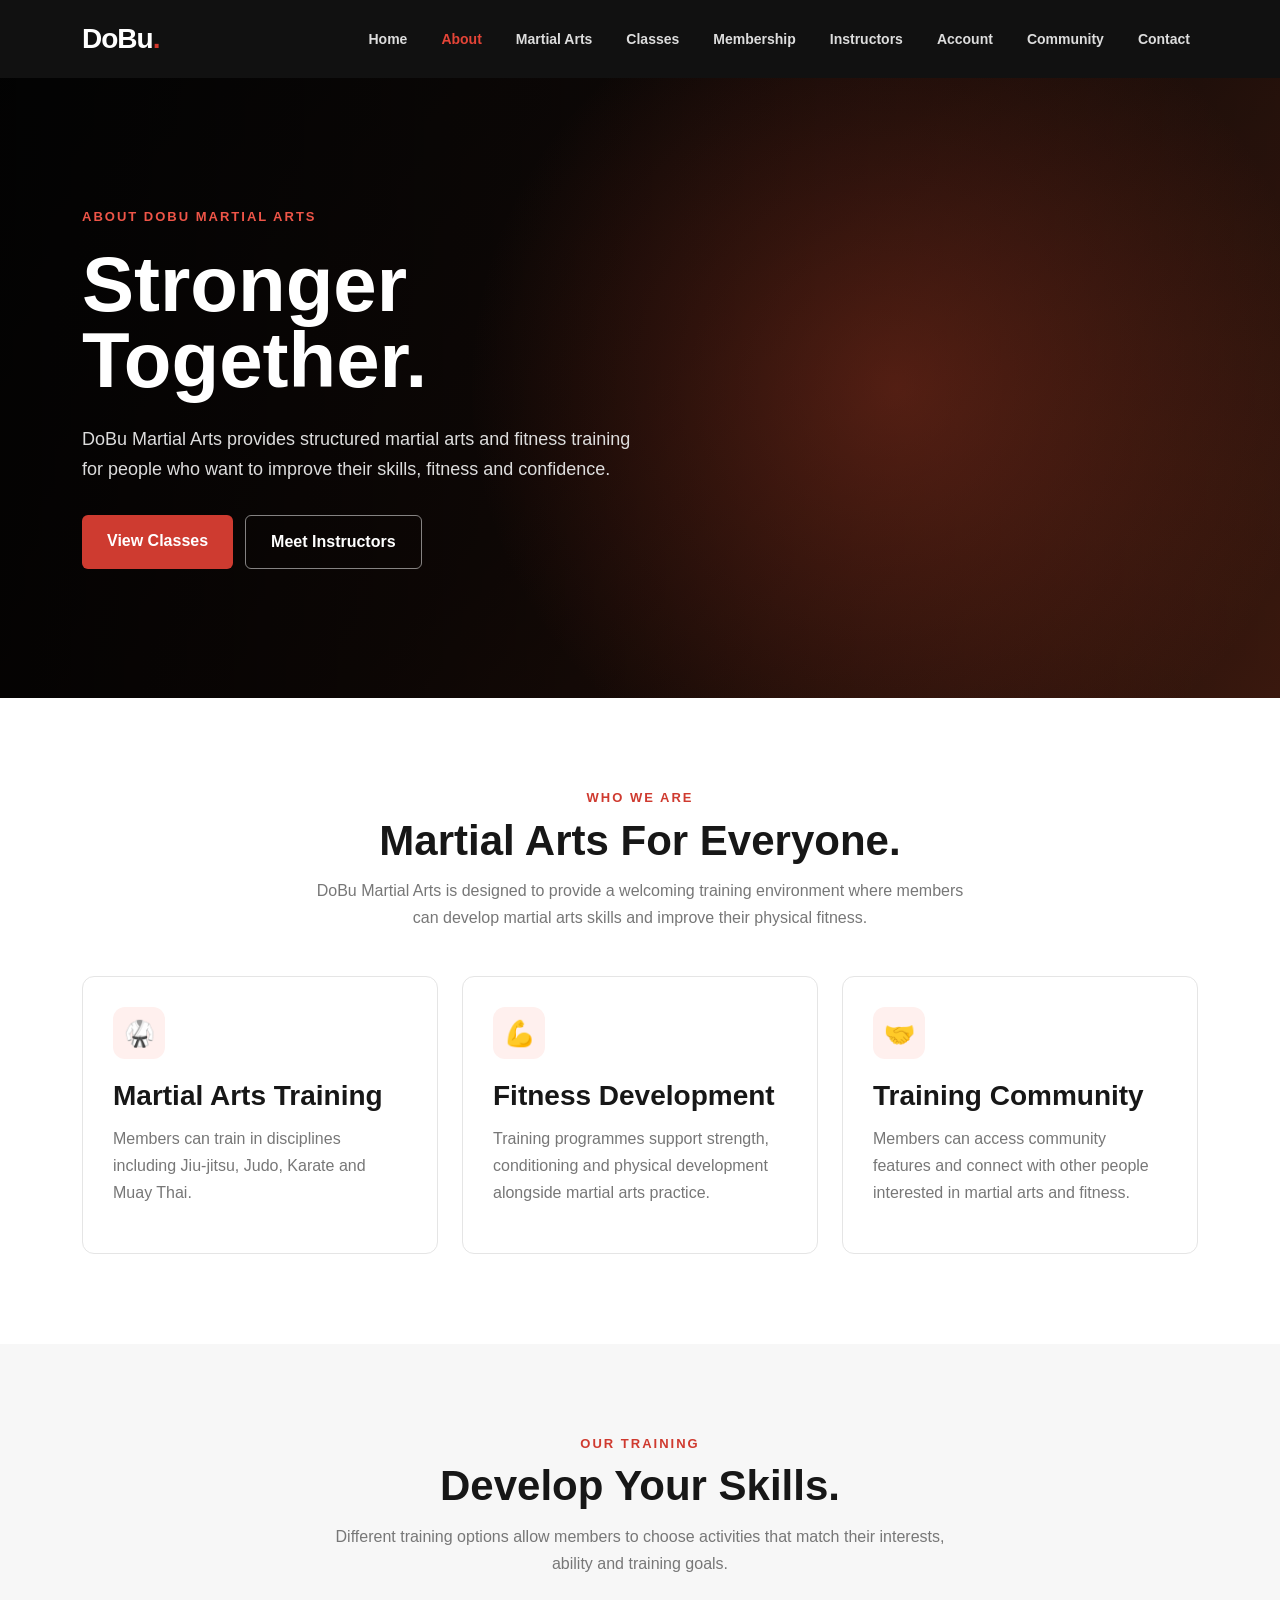
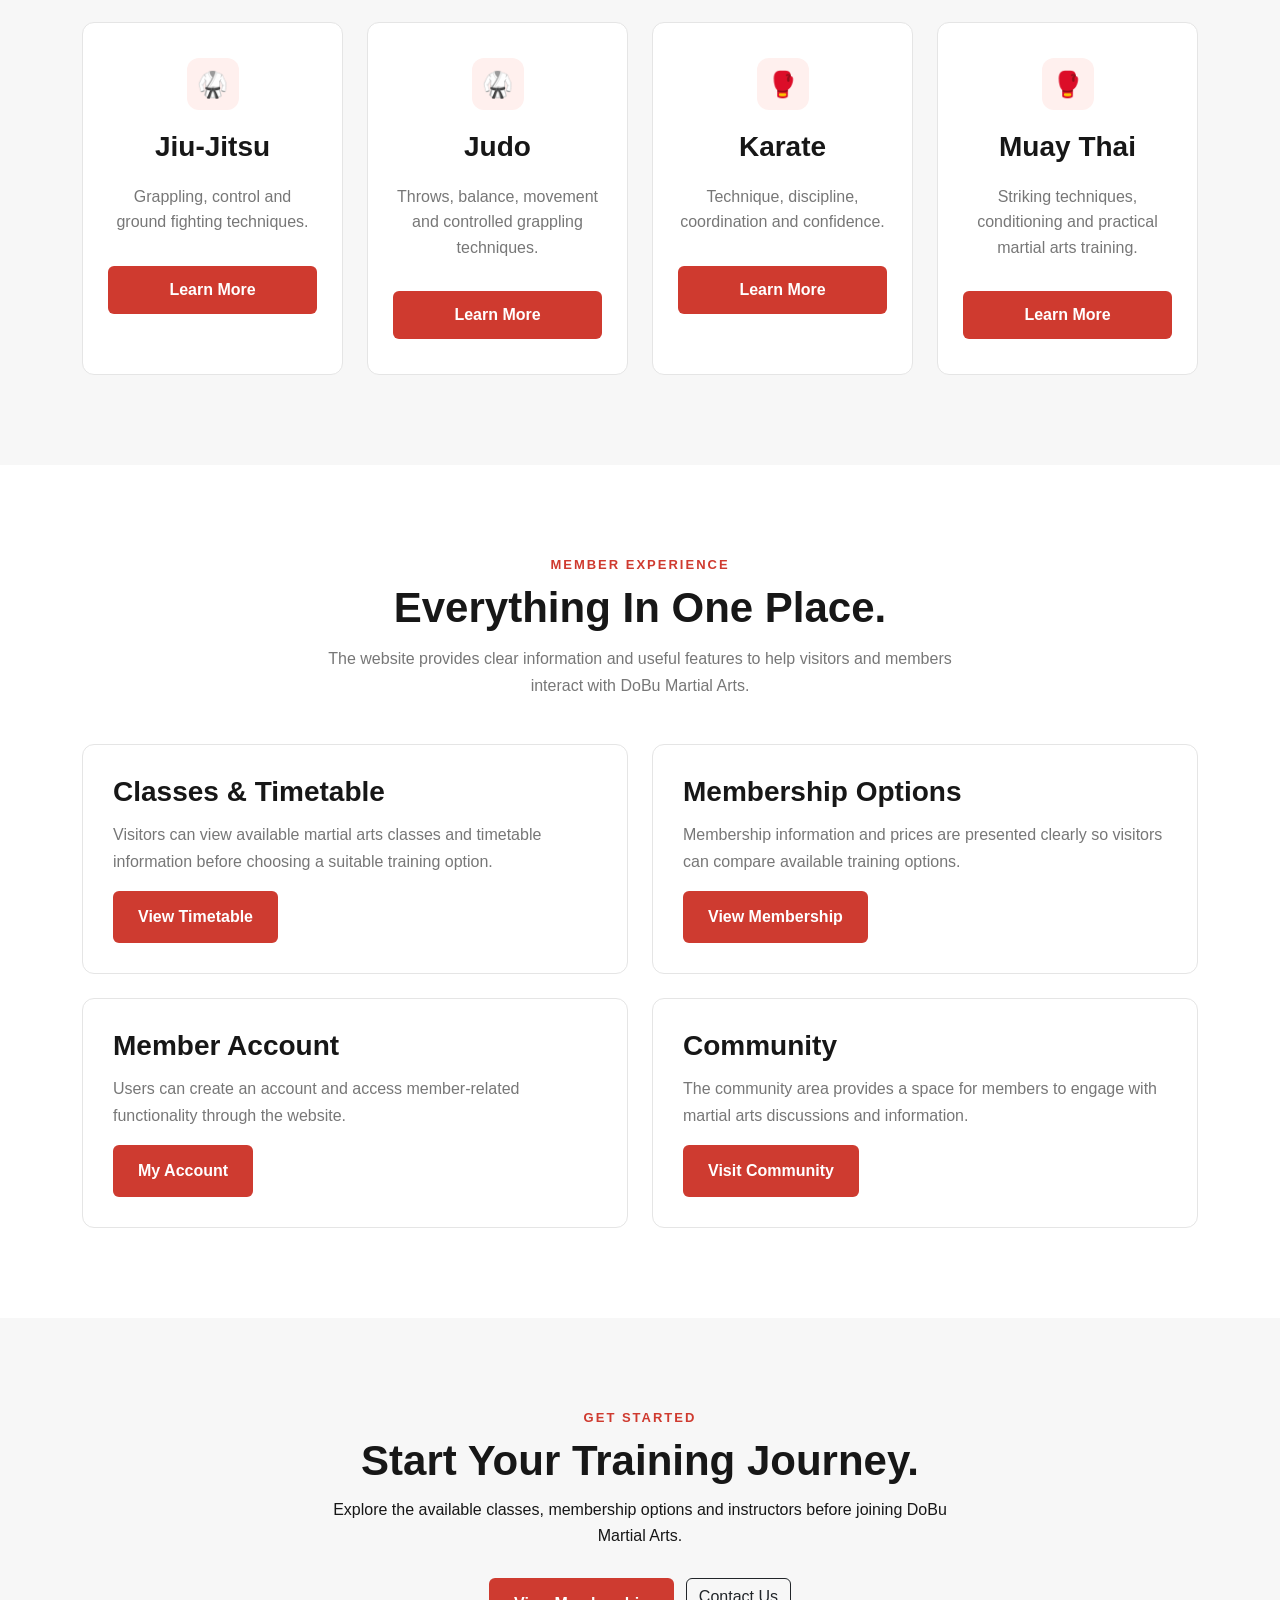
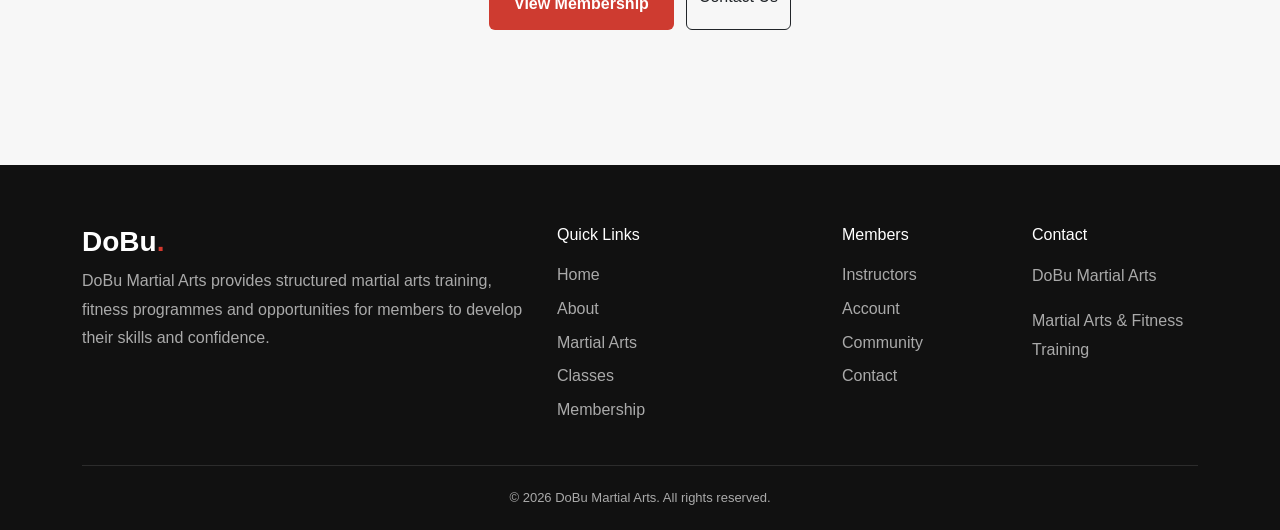
<file: about.html>
<!DOCTYPE html>
<html lang="en">

<head>

    <meta charset="UTF-8">

    <meta
        name="viewport"
        content="width=device-width, initial-scale=1.0"
    >

    <title>DoBu Martial Arts - About</title>


    <!-- Bootstrap 5.3.3 -->

    <link
        href="https://cdn.jsdelivr.net/npm/bootstrap@5.3.3/dist/css/bootstrap.min.css"
        rel="stylesheet"
    >


    <!-- Custom CSS -->

    <link
        rel="stylesheet"
        href="style.css"
    >

</head>


<body>


<!-- =====================================================
     NAVIGATION
===================================================== -->

<nav class="navbar navbar-expand-lg dobu-navbar">

    <div class="container">


        <!-- Logo -->

        <a
            class="navbar-brand dobu-logo text-white"
            href="home.html"
        >
            DoBu<span>.</span>
        </a>


        <!-- Mobile Menu -->

        <button
            class="navbar-toggler"
            type="button"
            data-bs-toggle="collapse"
            data-bs-target="#mainNavigation"
            aria-controls="mainNavigation"
            aria-expanded="false"
            aria-label="Toggle navigation"
        >

            <span class="navbar-toggler-icon"></span>

        </button>


        <!-- Navigation -->

        <div
            class="collapse navbar-collapse"
            id="mainNavigation"
        >

            <ul class="navbar-nav ms-auto">


                <!-- Home -->

                <li class="nav-item">

                    <a
                        class="nav-link"
                        href="home.html"
                    >
                        Home
                    </a>

                </li>


                <!-- About -->

                <li class="nav-item">

                    <a
                        class="nav-link active"
                        href="about.html"
                        aria-current="page"
                    >
                        About
                    </a>

                </li>


                <!-- Martial Arts -->

                <li class="nav-item">

                    <a
                        class="nav-link"
                        href="martial-arts.html"
                    >
                        Martial Arts
                    </a>

                </li>


                <!-- Classes -->

                <li class="nav-item">

                    <a
                        class="nav-link"
                        href="classes.html"
                    >
                        Classes
                    </a>

                </li>


                <!-- Membership -->

                <li class="nav-item">

                    <a
                        class="nav-link"
                        href="membership.html"
                    >
                        Membership
                    </a>

                </li>


                <!-- Instructors -->

                <li class="nav-item">

                    <a
                        class="nav-link"
                        href="instructors.html"
                    >
                        Instructors
                    </a>

                </li>


                <!-- Account -->

                <li class="nav-item">

                    <a
                        class="nav-link"
                        href="account.html"
                    >
                        Account
                    </a>

                </li>


                <!-- Community -->

                <li class="nav-item">

                    <a
                        class="nav-link"
                        href="forum.html"
                    >
                        Community
                    </a>

                </li>


                <!-- Contact -->

                <li class="nav-item">

                    <a
                        class="nav-link"
                        href="contact.html"
                    >
                        Contact
                    </a>

                </li>
                </ul>

        </div>

    </div>

</nav>



<!-- =====================================================
     ABOUT HERO
===================================================== -->

<section class="hero-section">

    <div class="hero-overlay"></div>


    <div class="container">

        <div class="hero-content">


            <p class="hero-small-title">
                ABOUT DOBU MARTIAL ARTS
            </p>


            <h1>
                Stronger<br>
                Together.
            </h1>


            <p class="hero-description">

                DoBu Martial Arts provides structured martial
                arts and fitness training for people who want
                to improve their skills, fitness and confidence.

            </p>


            <div class="hero-buttons">


                <a
                    href="classes.html"
                    class="btn main-button text-white"
                >
                    View Classes
                </a>


                <a
                    href="instructors.html"
                    class="btn account-button"
                >
                    Meet Instructors
                </a>


            </div>

        </div>

    </div>

</section>



<!-- =====================================================
     ABOUT DOBU
===================================================== -->

<section class="martial-section">


    <div class="container">


        <div class="section-heading">

            <p class="section-small-title">
                WHO WE ARE
            </p>

            <h2>
                Martial Arts For Everyone.
            </h2>

            <p>
                DoBu Martial Arts is designed to provide a
                welcoming training environment where members
                can develop martial arts skills and improve
                their physical fitness.
            </p>

        </div>


        <div class="row g-4">


            <!-- Training -->

            <div class="col-md-4">

                <div class="martial-card">

                    <div class="martial-icon">
                        🥋
                    </div>

                    <h3>
                        Martial Arts Training
                    </h3>

                    <p>
                        Members can train in disciplines including
                        Jiu-jitsu, Judo, Karate and Muay Thai.
                    </p>

                </div>

            </div>



            <!-- Fitness -->

            <div class="col-md-4">

                <div class="martial-card">

                    <div class="martial-icon">
                        💪
                    </div>

                    <h3>
                        Fitness Development
                    </h3>

                    <p>
                        Training programmes support strength,
                        conditioning and physical development
                        alongside martial arts practice.
                    </p>

                </div>

            </div>



            <!-- Community -->

            <div class="col-md-4">

                <div class="martial-card">

                    <div class="martial-icon">
                        🤝
                    </div>

                    <h3>
                        Training Community
                    </h3>

                    <p>
                        Members can access community features
                        and connect with other people interested
                        in martial arts and fitness.
                    </p>

                </div>

            </div>


        </div>

    </div>

</section>



<!-- =====================================================
     OUR TRAINING
===================================================== -->

<section class="membership-section">


    <div class="container">


        <div class="section-heading">

            <p class="section-small-title">
                OUR TRAINING
            </p>
            <h2>
                Develop Your Skills.
            </h2>

            <p>
                Different training options allow members to
                choose activities that match their interests,
                ability and training goals.
            </p>

        </div>


        <div class="row g-4">


            <!-- Jiu-Jitsu -->

            <div class="col-md-6 col-lg-3">

                <div class="membership-card">

                    <div class="martial-icon mx-auto">
                        🥋
                    </div>

                    <h3>
                        Jiu-Jitsu
                    </h3>

                    <p>
                        Grappling, control and ground fighting
                        techniques.
                    </p>

                    <a
                        href="martial-arts.html"
                        class="btn membership-button text-white"
                    >
                        Learn More
                    </a>

                </div>

            </div>



            <!-- Judo -->

            <div class="col-md-6 col-lg-3">

                <div class="membership-card">

                    <div class="martial-icon mx-auto">
                        🥋
                    </div>

                    <h3>
                        Judo
                    </h3>

                    <p>
                        Throws, balance, movement and controlled
                        grappling techniques.
                    </p>

                    <a
                        href="martial-arts.html"
                        class="btn membership-button text-white"
                    >
                        Learn More
                    </a>

                </div>

            </div>



            <!-- Karate -->

            <div class="col-md-6 col-lg-3">

                <div class="membership-card">

                    <div class="martial-icon mx-auto">
                        🥊
                    </div>

                    <h3>
                        Karate
                    </h3>

                    <p>
                        Technique, discipline, coordination and
                        confidence.
                    </p>

                    <a
                        href="martial-arts.html"
                        class="btn membership-button text-white"
                    >
                        Learn More
                    </a>

                </div>

            </div>



            <!-- Muay Thai -->

            <div class="col-md-6 col-lg-3">

                <div class="membership-card">

                    <div class="martial-icon mx-auto">
                        🥊
                    </div>

                    <h3>
                        Muay Thai
                    </h3>

                    <p>
                        Striking techniques, conditioning and
                        practical martial arts training.
                    </p>

                    <a
                        href="martial-arts.html"
                        class="btn membership-button text-white"
                    >
                        Learn More
                    </a>

                </div>

            </div>


        </div>

    </div>

</section>



<!-- =====================================================
     WEBSITE FEATURES / USER NEEDS
===================================================== -->

<section class="martial-section">


    <div class="container">


        <div class="section-heading">

            <p class="section-small-title">
                MEMBER EXPERIENCE
            </p>

            <h2>
                Everything In One Place.
            </h2>

            <p>
                The website provides clear information and
                useful features to help visitors and members
                interact with DoBu Martial Arts.
            </p>

        </div>


        <div class="row g-4">


            <!-- Classes -->

            <div class="col-md-6">
                <div class="martial-card">

                    <h3>
                        Classes & Timetable
                    </h3>

                    <p>
                        Visitors can view available martial arts
                        classes and timetable information before
                        choosing a suitable training option.
                    </p>

                    <a
                        href="classes.html"
                        class="btn main-button text-white"
                    >
                        View Timetable
                    </a>

                </div>

            </div>



            <!-- Membership -->

            <div class="col-md-6">

                <div class="martial-card">

                    <h3>
                        Membership Options
                    </h3>

                    <p>
                        Membership information and prices are
                        presented clearly so visitors can compare
                        available training options.
                    </p>

                    <a
                        href="membership.html"
                        class="btn main-button text-white"
                    >
                        View Membership
                    </a>

                </div>

            </div>



            <!-- Account -->

            <div class="col-md-6">

                <div class="martial-card">

                    <h3>
                        Member Account
                    </h3>

                    <p>
                        Users can create an account and access
                        member-related functionality through the
                        website.
                    </p>

                    <a
                        href="account.html"
                        class="btn main-button text-white"
                    >
                        My Account
                    </a>

                </div>

            </div>



            <!-- Community -->

            <div class="col-md-6">

                <div class="martial-card">

                    <h3>
                        Community
                    </h3>

                    <p>
                        The community area provides a space for
                        members to engage with martial arts
                        discussions and information.
                    </p>

                    <a
                        href="forum.html"
                        class="btn main-button text-white"
                    >
                        Visit Community
                    </a>

                </div>

            </div>


        </div>

    </div>

</section>



<!-- =====================================================
     CALL TO ACTION
===================================================== -->

<section class="membership-section">


    <div class="container">


        <div class="section-heading">

            <p class="section-small-title">
                GET STARTED
            </p>

            <h2>
                Start Your Training Journey.
            </h2>

            <p>
                Explore the available classes, membership
                options and instructors before joining DoBu
                Martial Arts.
            </p>


            <div class="hero-buttons justify-content-center">


                <a
                    href="membership.html"
                    class="btn main-button text-white"
                >
                    View Membership
                </a>


                <a
                    href="contact.html"
                    class="btn btn-outline-dark"
                >
                    Contact Us
                </a>


            </div>

        </div>

    </div>

</section>



<!-- =====================================================
     FOOTER
===================================================== -->

<footer class="footer">


    <div class="container">


        <div class="row g-4">


            <!-- Brand -->
            <div class="col-lg-5">

                <h3>
                    DoBu<span style="color:#d4382d;">.</span>
                </h3>

                <p>
                    DoBu Martial Arts provides structured
                    martial arts training, fitness programmes
                    and opportunities for members to develop
                    their skills and confidence.
                </p>

            </div>



            <!-- Quick Links -->

            <div class="col-md-4 col-lg-3">

                <h4>
                    Quick Links
                </h4>

                <a href="home.html">
                    Home
                </a>

                <a href="about.html">
                    About
                </a>

                <a href="martial-arts.html">
                    Martial Arts
                </a>

                <a href="classes.html">
                    Classes
                </a>

                <a href="membership.html">
                    Membership
                </a>

            </div>



            <!-- Members -->

            <div class="col-md-4 col-lg-2">

                <h4>
                    Members
                </h4>

                <a href="instructors.html">
                    Instructors
                </a>

                <a href="account.html">
                    Account
                </a>

                <a href="forum.html">
                    Community
                </a>

                <a href="contact.html">
                    Contact
                </a>

            </div>



            <!-- Contact -->

            <div class="col-md-4 col-lg-2">

                <h4>
                    Contact
                </h4>

                <p>
                    DoBu Martial Arts
                </p>

                <p>
                    Martial Arts & Fitness Training
                </p>

            </div>


        </div>



        <!-- Footer Bottom -->

        <div class="footer-bottom">

            <p>
                © 2026 DoBu Martial Arts. All rights reserved.
            </p>

        </div>


    </div>

</footer>



<!-- =====================================================
     BOOTSTRAP JAVASCRIPT
===================================================== -->

<script
    src="https://cdn.jsdelivr.net/npm/bootstrap@5.3.3/dist/js/bootstrap.bundle.min.js"
></script>


</body>

</html>
</file>
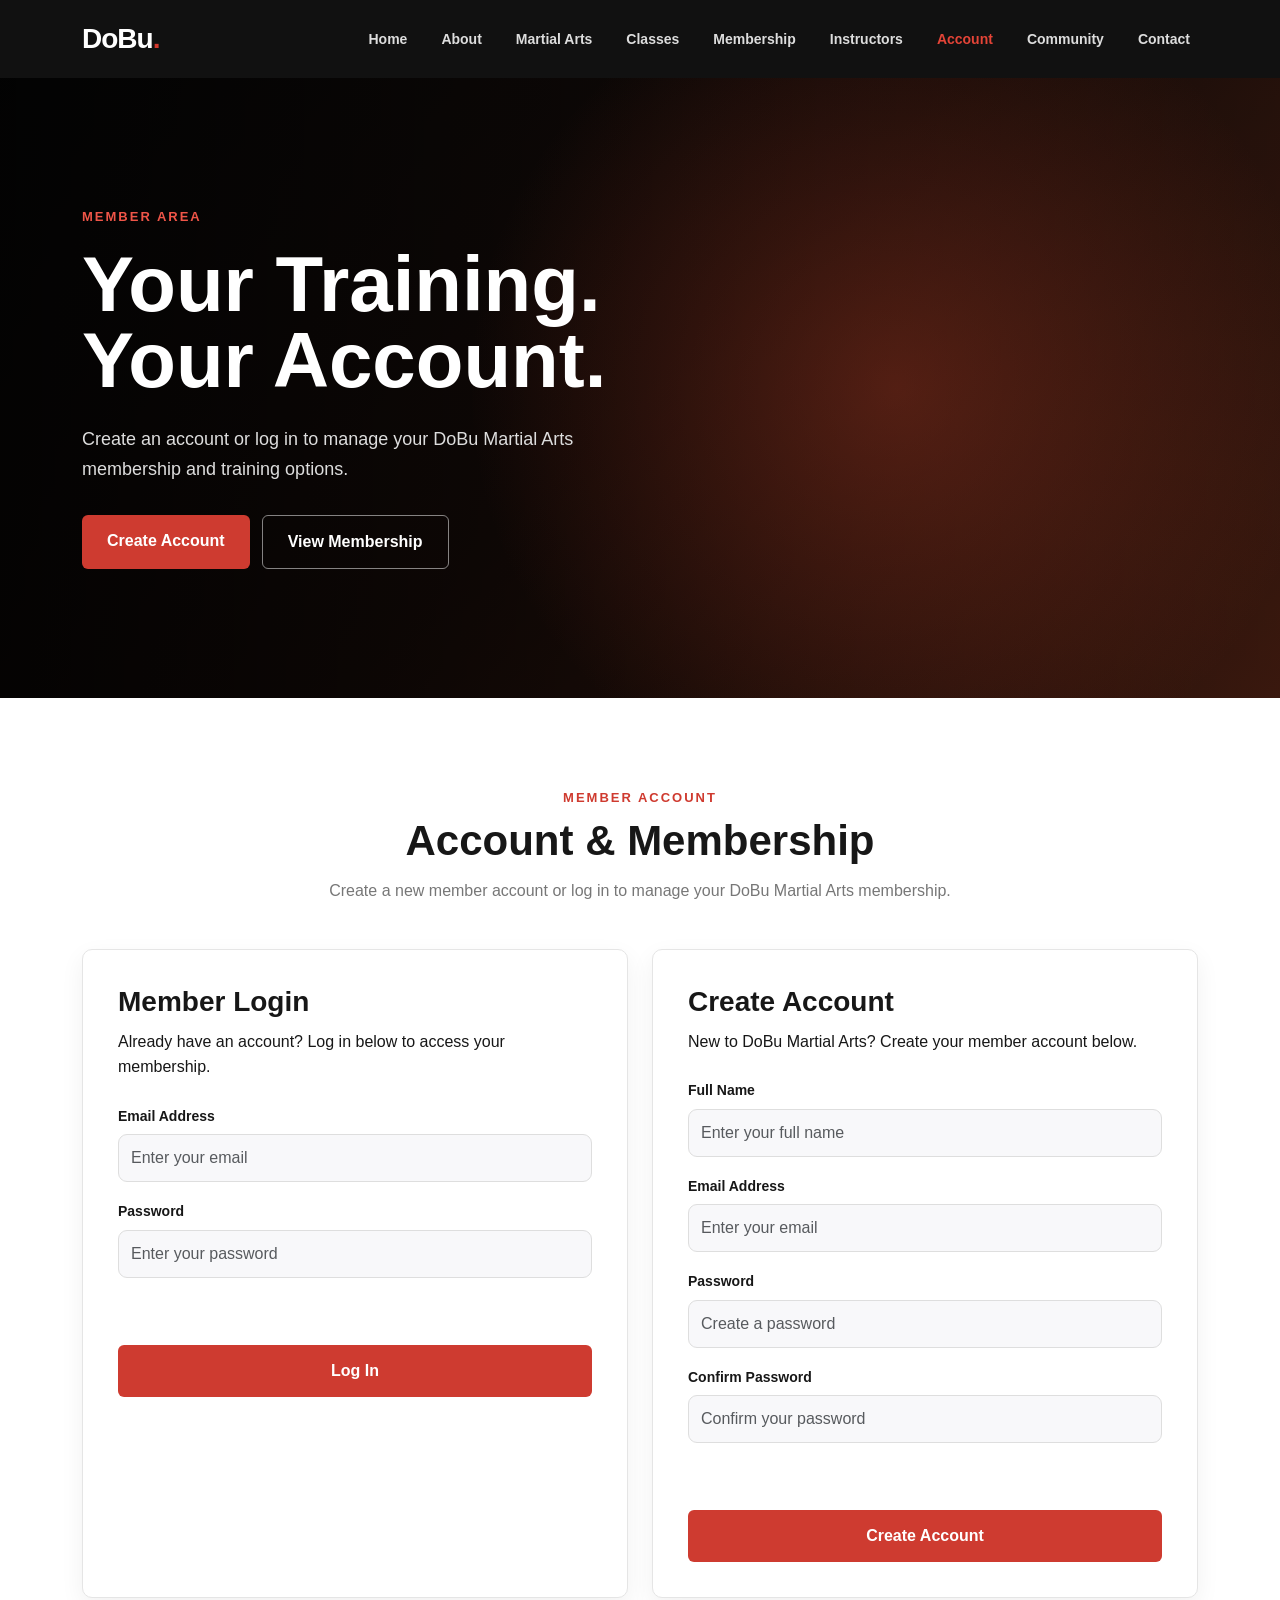
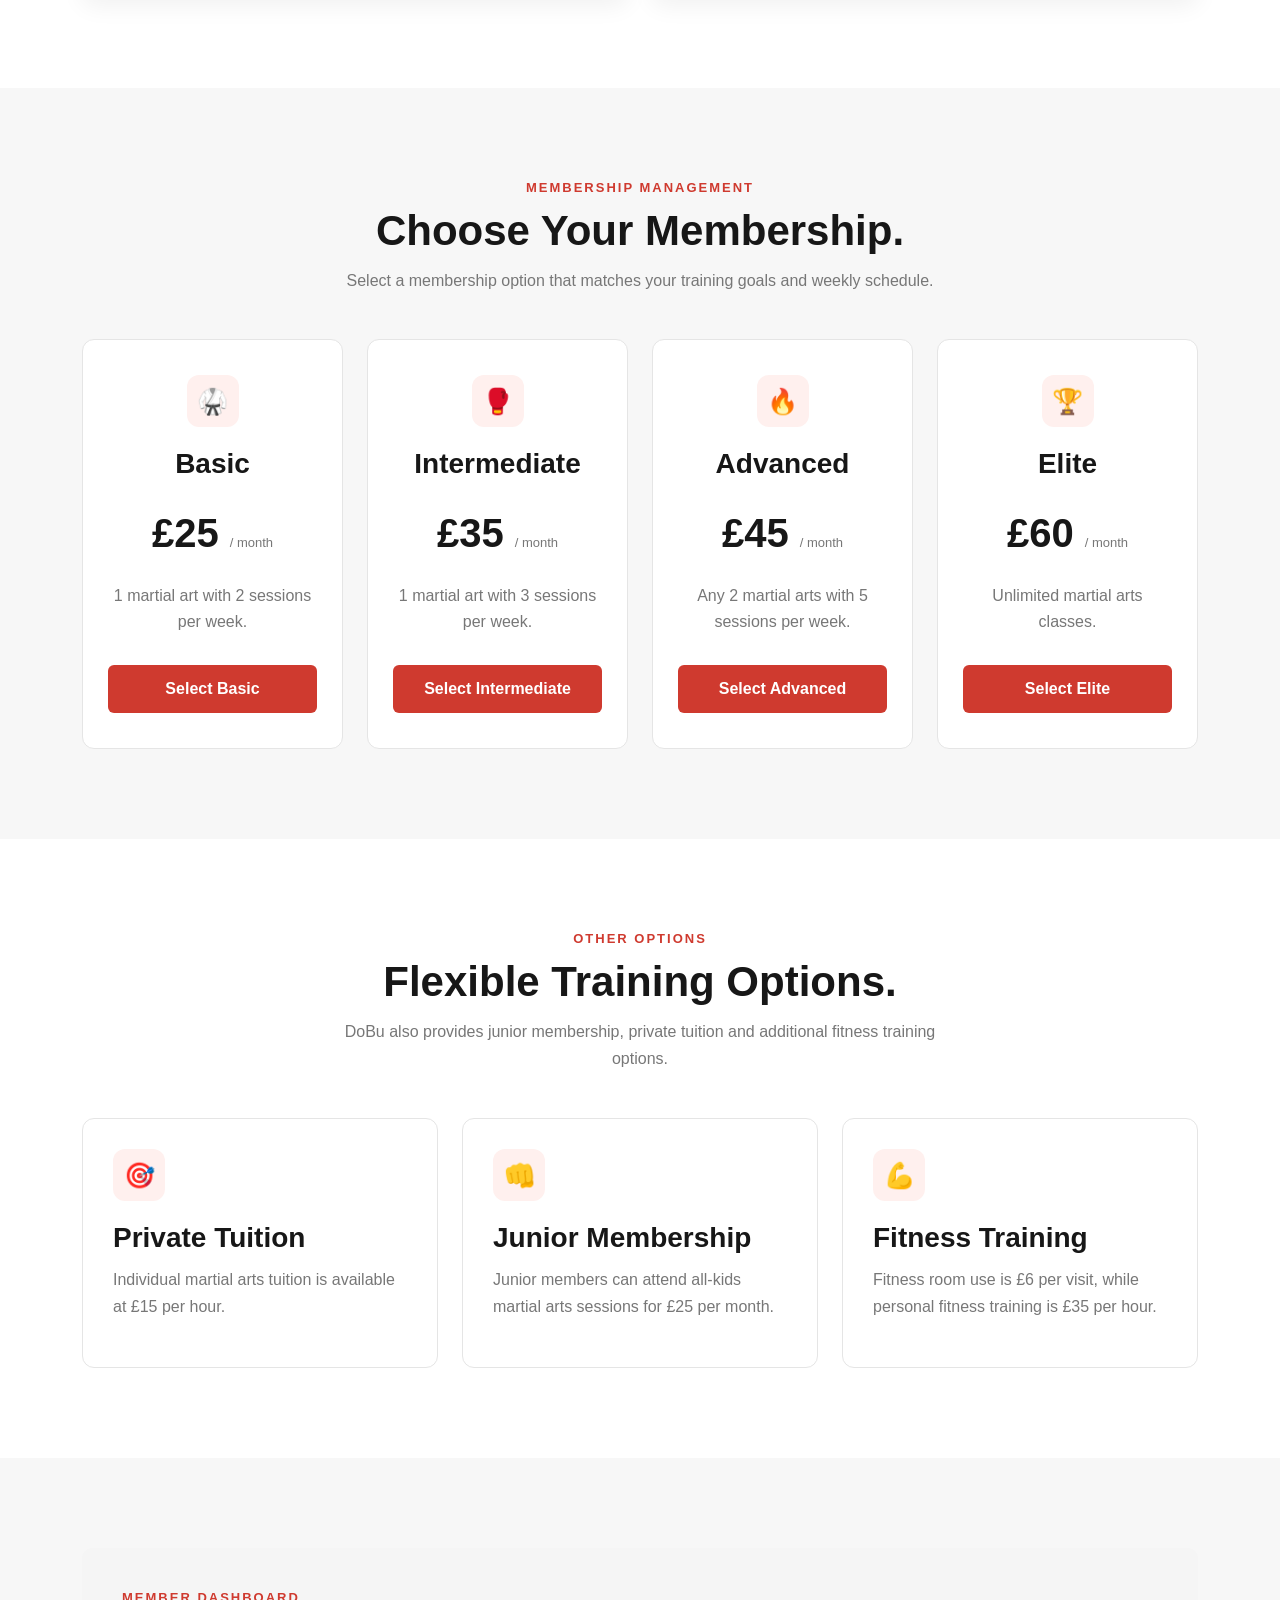
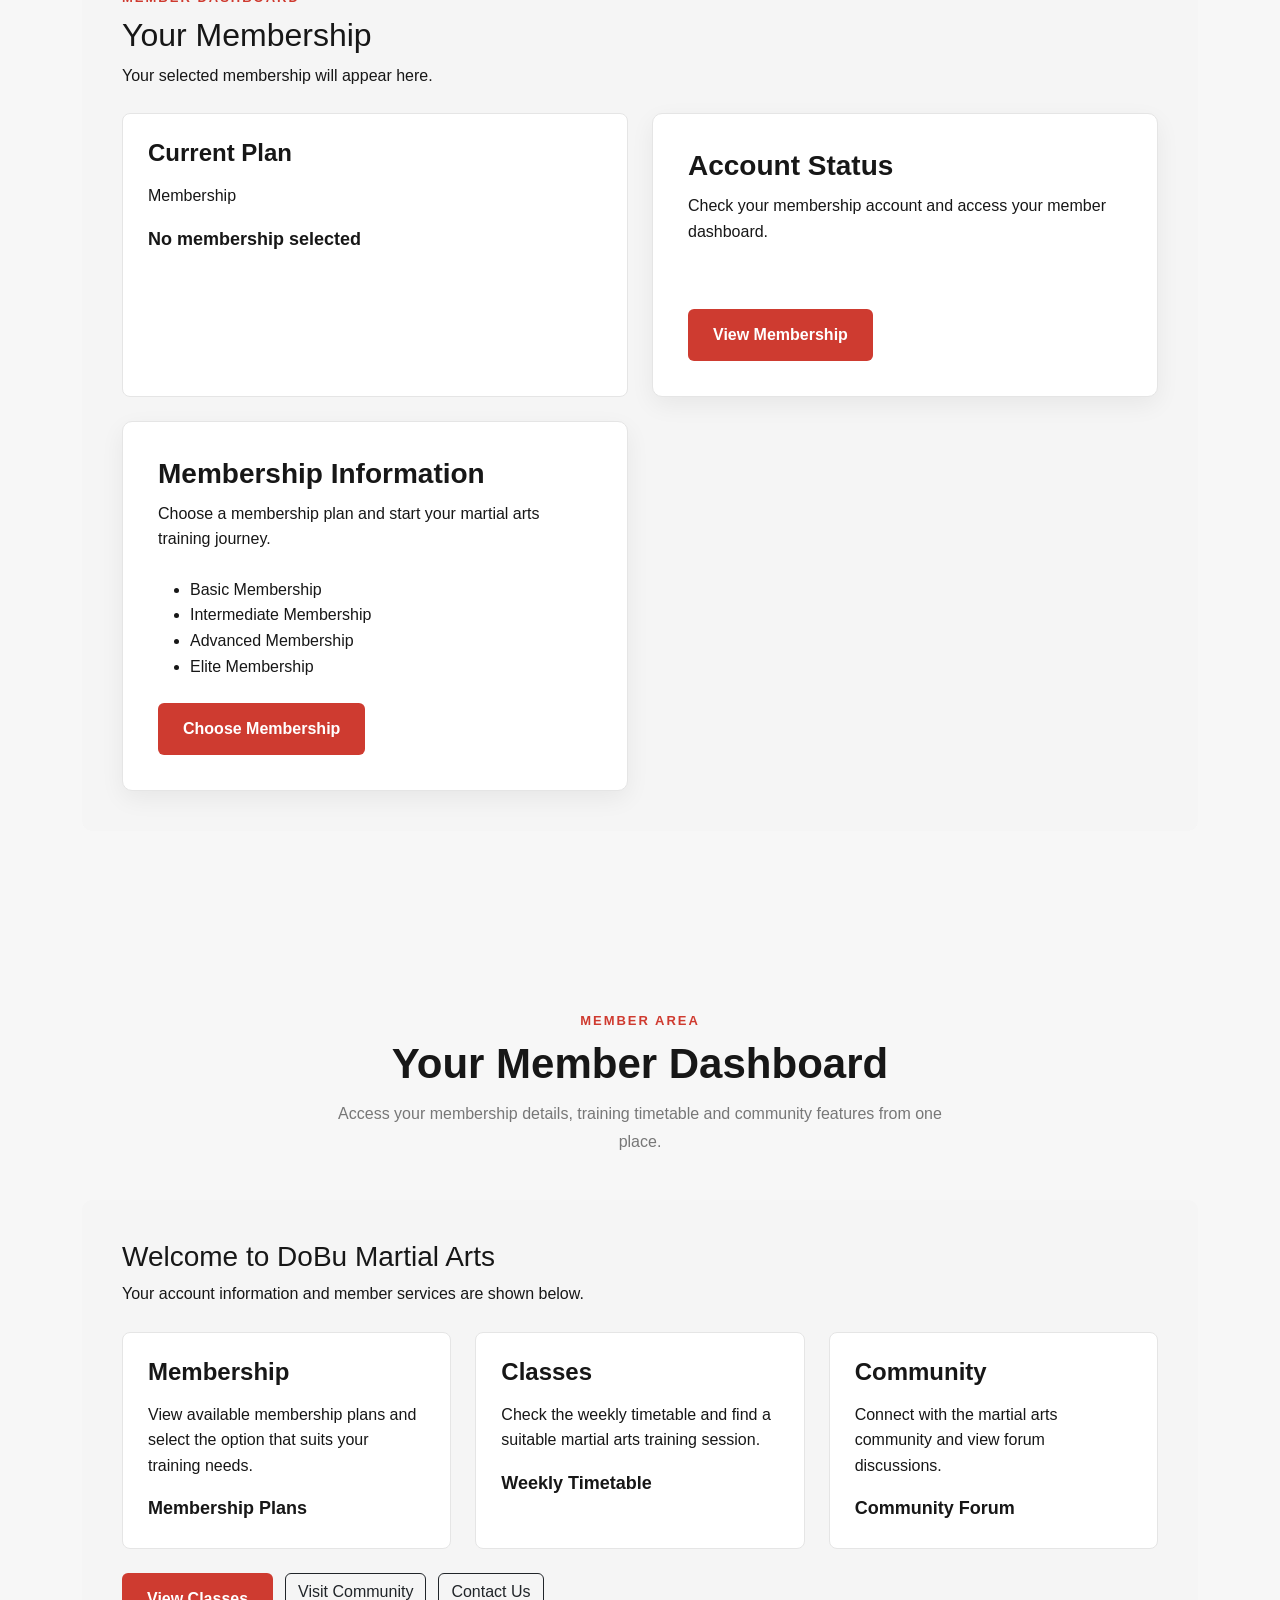
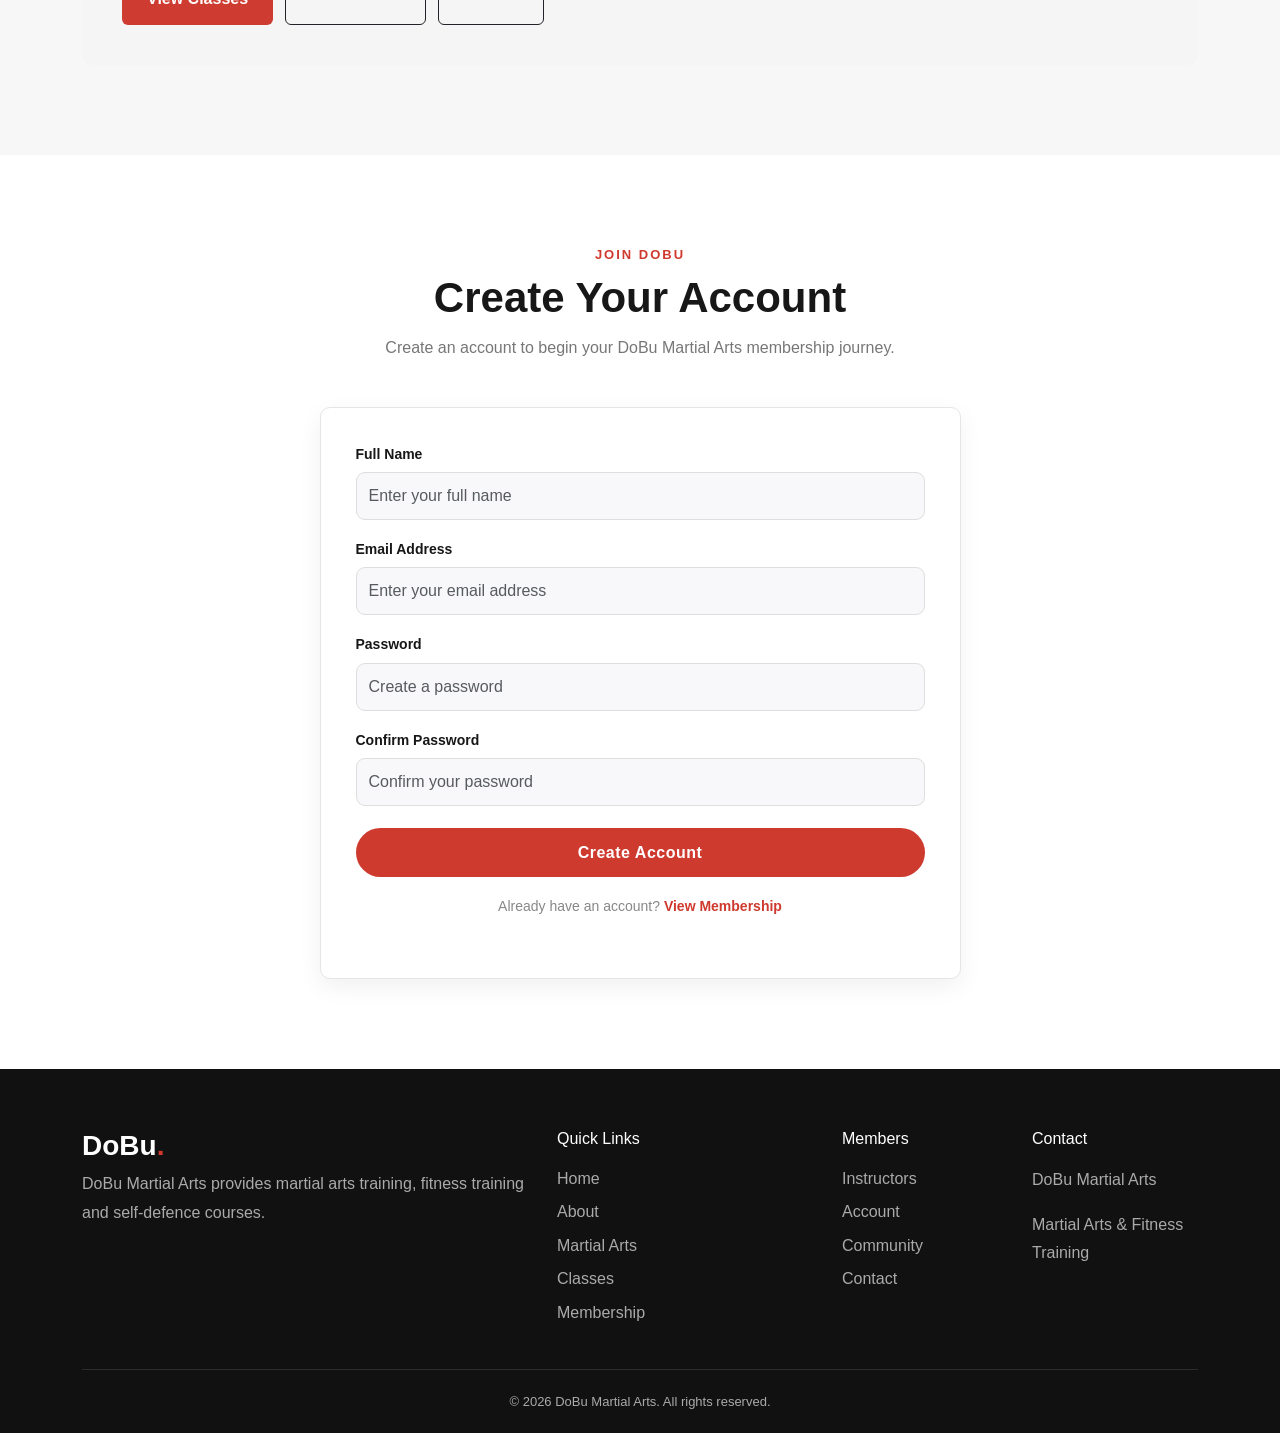
<file: account.html>
<!DOCTYPE html>
<html lang="en">

<head>

    <meta charset="UTF-8">

    <meta
        name="viewport"
        content="width=device-width, initial-scale=1.0"
    >

    <title>DoBu Martial Arts - Account</title>


    <!-- Bootstrap 5.3.3 -->

    <link
        href="https://cdn.jsdelivr.net/npm/bootstrap@5.3.3/dist/css/bootstrap.min.css"
        rel="stylesheet"
    >


    <!-- Custom CSS -->

    <link
        rel="stylesheet"
        href="style.css"
    >

</head>


<body>



<!-- =====================================================
     NAVIGATION
===================================================== -->

<nav class="navbar navbar-expand-lg dobu-navbar">

    <div class="container">


        <!-- Logo -->

        <a
            class="navbar-brand dobu-logo text-white"
            href="home.html"
        >
            DoBu<span>.</span>
        </a>



        <!-- Mobile Menu -->

        <button
            class="navbar-toggler"
            type="button"
            data-bs-toggle="collapse"
            data-bs-target="#mainNavigation"
            aria-controls="mainNavigation"
            aria-expanded="false"
            aria-label="Toggle navigation"
        >

            <span class="navbar-toggler-icon"></span>

        </button>



        <!-- Navigation -->

        <div
            class="collapse navbar-collapse"
            id="mainNavigation"
        >

            <ul class="navbar-nav ms-auto">


                <li class="nav-item">

                    <a
                        class="nav-link"
                        href="home.html"
                    >
                        Home
                    </a>

                </li>


                <li class="nav-item">

                    <a
                        class="nav-link"
                        href="about.html"
                    >
                        About
                    </a>

                </li>


                <li class="nav-item">

                    <a
                        class="nav-link"
                        href="martial-arts.html"
                    >
                        Martial Arts
                    </a>

                </li>


                <li class="nav-item">

                    <a
                        class="nav-link"
                        href="classes.html"
                    >
                        Classes
                    </a>

                </li>


                <li class="nav-item">

                    <a
                        class="nav-link"
                        href="membership.html"
                    >
                        Membership
                    </a>

                </li>


                <li class="nav-item">

                    <a
                        class="nav-link"
                        href="instructors.html"
                    >
                        Instructors
                    </a>

                </li>


                <li class="nav-item">

                    <a
                        class="nav-link active"
                        href="account.html"
                        aria-current="page"
                    >
                        Account
                    </a>

                </li>


                <li class="nav-item">

                    <a
                        class="nav-link"
                        href="forum.html"
                    >
                        Community
                    </a>

                </li>


                <li class="nav-item">

                    <a
                        class="nav-link"
                        href="contact.html"
                    >
                        Contact
                    </a>

                </li>


            </ul>

        </div>

    </div>

</nav>



<!-- =====================================================
     HERO
===================================================== -->

<section class="hero-section">

    <div class="hero-overlay"></div>


    <div class="container">

        <div class="hero-content">
            <p class="hero-small-title">
                MEMBER AREA
            </p>


            <h1>
                Your Training.<br>
                Your Account.
            </h1>


            <p class="hero-description">

                Create an account or log in to manage your
                DoBu Martial Arts membership and training options.

            </p>


            <div class="hero-buttons">


                <a
                    href="#account-area"
                    class="btn main-button text-white"
                >
                    Create Account
                </a>


                <a
                    href="membership.html"
                    class="btn account-button"
                >
                    View Membership
                </a>


            </div>

        </div>

    </div>

</section>



<!-- =====================================================
     ACCOUNT AREA
===================================================== -->

<section
    class="martial-section"
    id="account-area"
>


    <div class="container">


        <div class="section-heading">


            <p class="section-small-title">
                MEMBER ACCOUNT
            </p>


            <h2>
                Account & Membership
            </h2>


            <p>

                Create a new member account or log in to
                manage your DoBu Martial Arts membership.

            </p>


        </div>



        <div class="row g-4">



            <!-- =================================================
                 MEMBER LOGIN
            ================================================== -->

            <div class="col-lg-6">


                <div class="account-card">


                    <h3>
                        Member Login
                    </h3>


                    <p>

                        Already have an account?
                        Log in below to access your membership.

                    </p>



                    <form id="loginForm">


                        <!-- Email -->

                        <div class="form-group">

                            <label for="loginEmail">
                                Email Address
                            </label>

                            <input
                                type="email"
                                class="form-control"
                                id="loginEmail"
                                placeholder="Enter your email"
                                required
                            >

                        </div>



                        <!-- Password -->

                        <div class="form-group">

                            <label for="loginPassword">
                                Password
                            </label>

                            <input
                                type="password"
                                class="form-control"
                                id="loginPassword"
                                placeholder="Enter your password"
                                required
                            >

                        </div>



                        <!-- Login Message -->

                        <p
                            id="loginMessage"
                            class="account-message"
                        ></p>



                        <button
                            type="submit"
                            class="btn main-button text-white w-100"
                        >
                            Log In
                        </button>


                    </form>


                </div>

            </div>



            <!-- =================================================
                 CREATE ACCOUNT
            ================================================== -->

            <div class="col-lg-6">


                <div class="account-card">


                    <h3>
                        Create Account
                    </h3>
                    <p>

                        New to DoBu Martial Arts?
                        Create your member account below.

                    </p>



                    <form id="registerForm">


                        <!-- Full Name -->

                        <div class="form-group">

                            <label for="fullName">
                                Full Name
                            </label>

                            <input
                                type="text"
                                class="form-control"
                                id="fullName"
                                placeholder="Enter your full name"
                                required
                            >

                        </div>



                        <!-- Email -->

                        <div class="form-group">

                            <label for="registerEmail">
                                Email Address
                            </label>

                            <input
                                type="email"
                                class="form-control"
                                id="registerEmail"
                                placeholder="Enter your email"
                                required
                            >

                        </div>



                        <!-- Password -->

                        <div class="form-group">

                            <label for="registerPassword">
                                Password
                            </label>

                            <input
                                type="password"
                                class="form-control"
                                id="registerPassword"
                                placeholder="Create a password"
                                required
                            >

                        </div>



                        <!-- Confirm Password -->

                        <div class="form-group">

                            <label for="confirmPassword">
                                Confirm Password
                            </label>

                            <input
                                type="password"
                                class="form-control"
                                id="confirmPassword"
                                placeholder="Confirm your password"
                                required
                            >

                        </div>



                        <!-- Register Message -->

                        <p
                            id="registerMessage"
                            class="account-message"
                        ></p>



                        <button
                            type="submit"
                            class="btn main-button text-white w-100"
                        >
                            Create Account
                        </button>


                    </form>


                </div>

            </div>


        </div>

    </div>

</section>



<!-- =====================================================
     MEMBERSHIP MANAGEMENT
===================================================== -->

<section class="membership-section">


    <div class="container">


        <div class="section-heading">


            <p class="section-small-title">
                MEMBERSHIP MANAGEMENT
            </p>


            <h2>
                Choose Your Membership.
            </h2>


            <p>

                Select a membership option that matches
                your training goals and weekly schedule.

            </p>


        </div>



        <div class="row g-4">



            <!-- =================================================
                 BASIC
            ================================================== -->

            <div class="col-md-6 col-lg-3">


                <div class="membership-card">
                    <div class="martial-icon mx-auto">
                        🥋
                    </div>


                    <h3>
                        Basic
                    </h3>


                    <div class="membership-price">
                        £25
                        <span>
                            / month
                        </span>
                    </div>


                    <p>
                        1 martial art with
                        2 sessions per week.
                    </p>


                    <button
                        class="btn membership-button text-white membership-select"
                        data-membership="Basic"
                    >
                        Select Basic
                    </button>


                </div>

            </div>



            <!-- =================================================
                 INTERMEDIATE
            ================================================== -->

            <div class="col-md-6 col-lg-3">


                <div class="membership-card">


                    <div class="martial-icon mx-auto">
                        🥊
                    </div>


                    <h3>
                        Intermediate
                    </h3>


                    <div class="membership-price">
                        £35
                        <span>
                            / month
                        </span>
                    </div>


                    <p>
                        1 martial art with
                        3 sessions per week.
                    </p>


                    <button
                        class="btn membership-button text-white membership-select"
                        data-membership="Intermediate"
                    >
                        Select Intermediate
                    </button>


                </div>

            </div>



            <!-- =================================================
                 ADVANCED
            ================================================== -->

            <div class="col-md-6 col-lg-3">


                <div class="membership-card">


                    <div class="martial-icon mx-auto">
                        🔥
                    </div>


                    <h3>
                        Advanced
                    </h3>


                    <div class="membership-price">
                        £45
                        <span>
                            / month
                        </span>
                    </div>


                    <p>
                        Any 2 martial arts with
                        5 sessions per week.
                    </p>


                    <button
                        class="btn membership-button text-white membership-select"
                        data-membership="Advanced"
                    >
                        Select Advanced
                    </button>


                </div>

            </div>



            <!-- =================================================
                 ELITE
            ================================================== -->

            <div class="col-md-6 col-lg-3">


                <div class="membership-card">


                    <div class="martial-icon mx-auto">
                        🏆
                    </div>


                    <h3>
                        Elite
                    </h3>


                    <div class="membership-price">
                        £60
                        <span>
                            / month
                        </span>
                    </div>


                    <p>
                        Unlimited martial arts
                        classes.
                    </p>


                    <button
                        class="btn membership-button text-white membership-select"
                        data-membership="Elite"
                    >
                        Select Elite
                    </button>
                    </div>

            </div>



        </div>

    </div>

</section>



<!-- =====================================================
     OTHER MEMBERSHIP OPTIONS
===================================================== -->

<section class="martial-section">


    <div class="container">


        <div class="section-heading">


            <p class="section-small-title">
                OTHER OPTIONS
            </p>


            <h2>
                Flexible Training Options.
            </h2>


            <p>

                DoBu also provides junior membership,
                private tuition and additional fitness
                training options.

            </p>


        </div>



        <div class="row g-4">



            <!-- Private Tuition -->

            <div class="col-md-4">


                <div class="martial-card">


                    <div class="martial-icon">
                        🎯
                    </div>


                    <h3>
                        Private Tuition
                    </h3>


                    <p>
                        Individual martial arts tuition
                        is available at £15 per hour.
                    </p>


                </div>

            </div>



            <!-- Junior -->

            <div class="col-md-4">


                <div class="martial-card">


                    <div class="martial-icon">
                        👊
                    </div>


                    <h3>
                        Junior Membership
                    </h3>


                    <p>
                        Junior members can attend
                        all-kids martial arts sessions
                        for £25 per month.
                    </p>


                </div>

            </div>



            <!-- Fitness -->

            <div class="col-md-4">


                <div class="martial-card">


                    <div class="martial-icon">
                        💪
                    </div>


                    <h3>
                        Fitness Training
                    </h3>


                    <p>
                        Fitness room use is £6 per visit,
                        while personal fitness training
                        is £35 per hour.
                    </p>


                </div>

            </div>



        </div>

    </div>

</section>



<!-- =====================================================
     CURRENT MEMBERSHIP
===================================================== -->

<section class="membership-section">


    <div class="container">


        <div class="member-dashboard">


            <div class="dashboard-header">


                <p class="section-small-title">
                    MEMBER DASHBOARD
                </p>


                <h2>
                    Your Membership
                </h2>


                <p>
                    Your selected membership will appear here.
                </p>


            </div>



            <div class="row g-4">



                <!-- Current Membership -->

                <div class="col-md-6">


                    <div class="dashboard-card">


                        <h4>
                            Current Plan
                        </h4>


                        <p>
                            Membership
                        </p>


                        <strong id="currentMembership">
                            No membership selected
                        </strong>


                    </div>

                </div>



                <!-- Account Status -->

                <div class="col-md-6">
                    <div class="account-card">

                        <h3>
                            Account Status
                        </h3>

                        <p>
                            Check your membership account and
                            access your member dashboard.
                        </p>

                        <div
                            id="accountMessage"
                            class="account-message mb-3"
                        >
                        </div>

                        <a
                            href="membership.html"
                            class="btn main-button text-white"
                        >
                            View Membership
                        </a>

                    </div>

                </div>



                <!-- Membership Information -->

                <div class="col-md-6">

                    <div class="account-card">

                        <h3>
                            Membership Information
                        </h3>

                        <p>
                            Choose a membership plan and start
                            your martial arts training journey.
                        </p>

                        <ul class="mb-4">

                            <li>
                                Basic Membership
                            </li>

                            <li>
                                Intermediate Membership
                            </li>

                            <li>
                                Advanced Membership
                            </li>

                            <li>
                                Elite Membership
                            </li>

                        </ul>

                        <a
                            href="membership.html"
                            class="btn main-button text-white"
                        >
                            Choose Membership
                        </a>

                    </div>

                </div>

            </div>

        </div>

    </section>



    <!-- ================================================
         MEMBER DASHBOARD
    ================================================= -->

    <section class="membership-section">

        <div class="container">

            <div class="section-heading">

                <p class="section-small-title">
                    MEMBER AREA
                </p>

                <h2>
                    Your Member Dashboard
                </h2>

                <p>
                    Access your membership details, training
                    timetable and community features from one place.
                </p>

            </div>


            <div class="member-dashboard">


                <div class="dashboard-header">

                    <h3>
                        Welcome to DoBu Martial Arts
                    </h3>

                    <p>
                        Your account information and member
                        services are shown below.
                    </p>

                </div>


                <div class="row g-4">


                    <!-- Membership -->

                    <div class="col-md-4">

                        <div class="dashboard-card">

                            <h4>
                                Membership
                            </h4>

                            <p>
                                View available membership plans
                                and select the option that suits
                                your training needs.
                            </p>

                            <strong>
                                Membership Plans
                            </strong>

                        </div>

                    </div>



                    <!-- Classes -->

                    <div class="col-md-4">

                        <div class="dashboard-card">
                            <h4>
                                Classes
                            </h4>

                            <p>
                                Check the weekly timetable and
                                find a suitable martial arts
                                training session.
                            </p>

                            <strong>
                                Weekly Timetable
                            </strong>

                        </div>

                    </div>



                    <!-- Community -->

                    <div class="col-md-4">

                        <div class="dashboard-card">

                            <h4>
                                Community
                            </h4>

                            <p>
                                Connect with the martial arts
                                community and view forum
                                discussions.
                            </p>

                            <strong>
                                Community Forum
                            </strong>

                        </div>

                    </div>


                </div>



                <!-- Dashboard Actions -->

                <div class="dashboard-actions mt-4">

                    <a
                        href="classes.html"
                        class="btn main-button text-white"
                    >
                        View Classes
                    </a>

                    <a
                        href="forum.html"
                        class="btn btn-outline-dark"
                    >
                        Visit Community
                    </a>

                    <a
                        href="contact.html"
                        class="btn btn-outline-dark"
                    >
                        Contact Us
                    </a>

                </div>


            </div>

        </div>

    </section>



    <!-- ================================================
         CREATE ACCOUNT
    ================================================= -->

    <section class="martial-section">

        <div class="container">

            <div class="section-heading">

                <p class="section-small-title">
                    JOIN DOBU
                </p>

                <h2>
                    Create Your Account
                </h2>

                <p>
                    Create an account to begin your DoBu Martial
                    Arts membership journey.
                </p>

            </div>


            <div class="row justify-content-center">

                <div class="col-lg-7">

                    <div class="account-card">


                        <form id="accountForm">


                            <!-- Full Name -->

                            <div class="form-group">

                                <label for="fullName">
                                    Full Name
                                </label>

                                <input
                                    type="text"
                                    class="form-control"
                                    id="fullName"
                                    name="fullName"
                                    placeholder="Enter your full name"
                                    required
                                >

                            </div>



                            <!-- Email -->

                            <div class="form-group">

                                <label for="email">
                                    Email Address
                                </label>

                                <input
                                    type="email"
                                    class="form-control"
                                    id="email"
                                    name="email"
                                    placeholder="Enter your email address"
                                    required
                                >

                            </div>



                            <!-- Password -->

                            <div class="form-group">

                                <label for="password">
                                    Password
                                </label>

                                <input
                                    type="password"
                                    class="form-control"
                                    id="password"
                                    name="password"
                                    placeholder="Create a password"
                                    required
                                >

                            </div>



                            <!-- Confirm Password -->

                            <div class="form-group">

                                <label for="confirmPassword">
                                    Confirm Password
                                </label>

                                <input
                                    type="password"
                                    class="form-control"
                                    id="confirmPassword"
                                    name="confirmPassword"
                                    placeholder="Confirm your password"
                                    required
                                >

                            </div>



                            <div
                                id="passwordError"
                                class="password-error"
                            >
                            </div>



                            <button
                                type="submit"
                                class="register-button"
                            >
                                Create Account
                            </button>


                        </form>


                        <p class="login-text">

                            Already have an account?

                            <a href="membership.html">
                                View Membership
                            </a>

                        </p>


                    </div>

                </div>

            </div>

        </div>

    </section>



    <!-- ================================================
         FOOTER
    ================================================= -->

    <footer class="footer">

        <div class="container">

            <div class="row g-4">


                <!-- Brand -->

                <div class="col-lg-5">

                    <h3>
                        DoBu<span style="color:#d4382d;">.</span>
                    </h3>

                    <p>
                        DoBu Martial Arts provides martial arts
                        training, fitness training and
                        self-defence courses.
                    </p>

                </div>



                <!-- Quick Links -->

                <div class="col-md-4 col-lg-3">

                    <h4>
                        Quick Links
                    </h4>

                    <a href="home.html">
                        Home
                    </a>

                    <a href="about.html">
                        About
                    </a>

                    <a href="martial-arts.html">
                        Martial Arts
                    </a>

                    <a href="classes.html">
                        Classes
                    </a>

                    <a href="membership.html">
                        Membership
                    </a>

                </div>



                <!-- Members -->

                <div class="col-md-4 col-lg-2">
                    <h4>
                        Members
                    </h4>

                    <a href="instructors.html">
                        Instructors
                    </a>

                    <a href="account.html">
                        Account
                    </a>

                    <a href="forum.html">
                        Community
                    </a>

                    <a href="contact.html">
                        Contact
                    </a>

                </div>



                <!-- Contact -->

                <div class="col-md-4 col-lg-2">

                    <h4>
                        Contact
                    </h4>

                    <p>
                        DoBu Martial Arts
                    </p>

                    <p>
                        Martial Arts & Fitness Training
                    </p>

                </div>


            </div>



            <div class="footer-bottom">

                <p>
                    © 2026 DoBu Martial Arts.
                    All rights reserved.
                </p>

            </div>


        </div>

    </footer>



    <!-- ================================================
         BOOTSTRAP JAVASCRIPT
    ================================================= -->

    <script
        src="https://cdn.jsdelivr.net/npm/bootstrap@5.3.3/dist/js/bootstrap.bundle.min.js"
    ></script>


    <!-- Custom JavaScript -->

    <script src="script.js"></script>


</body>

</html>
</file>
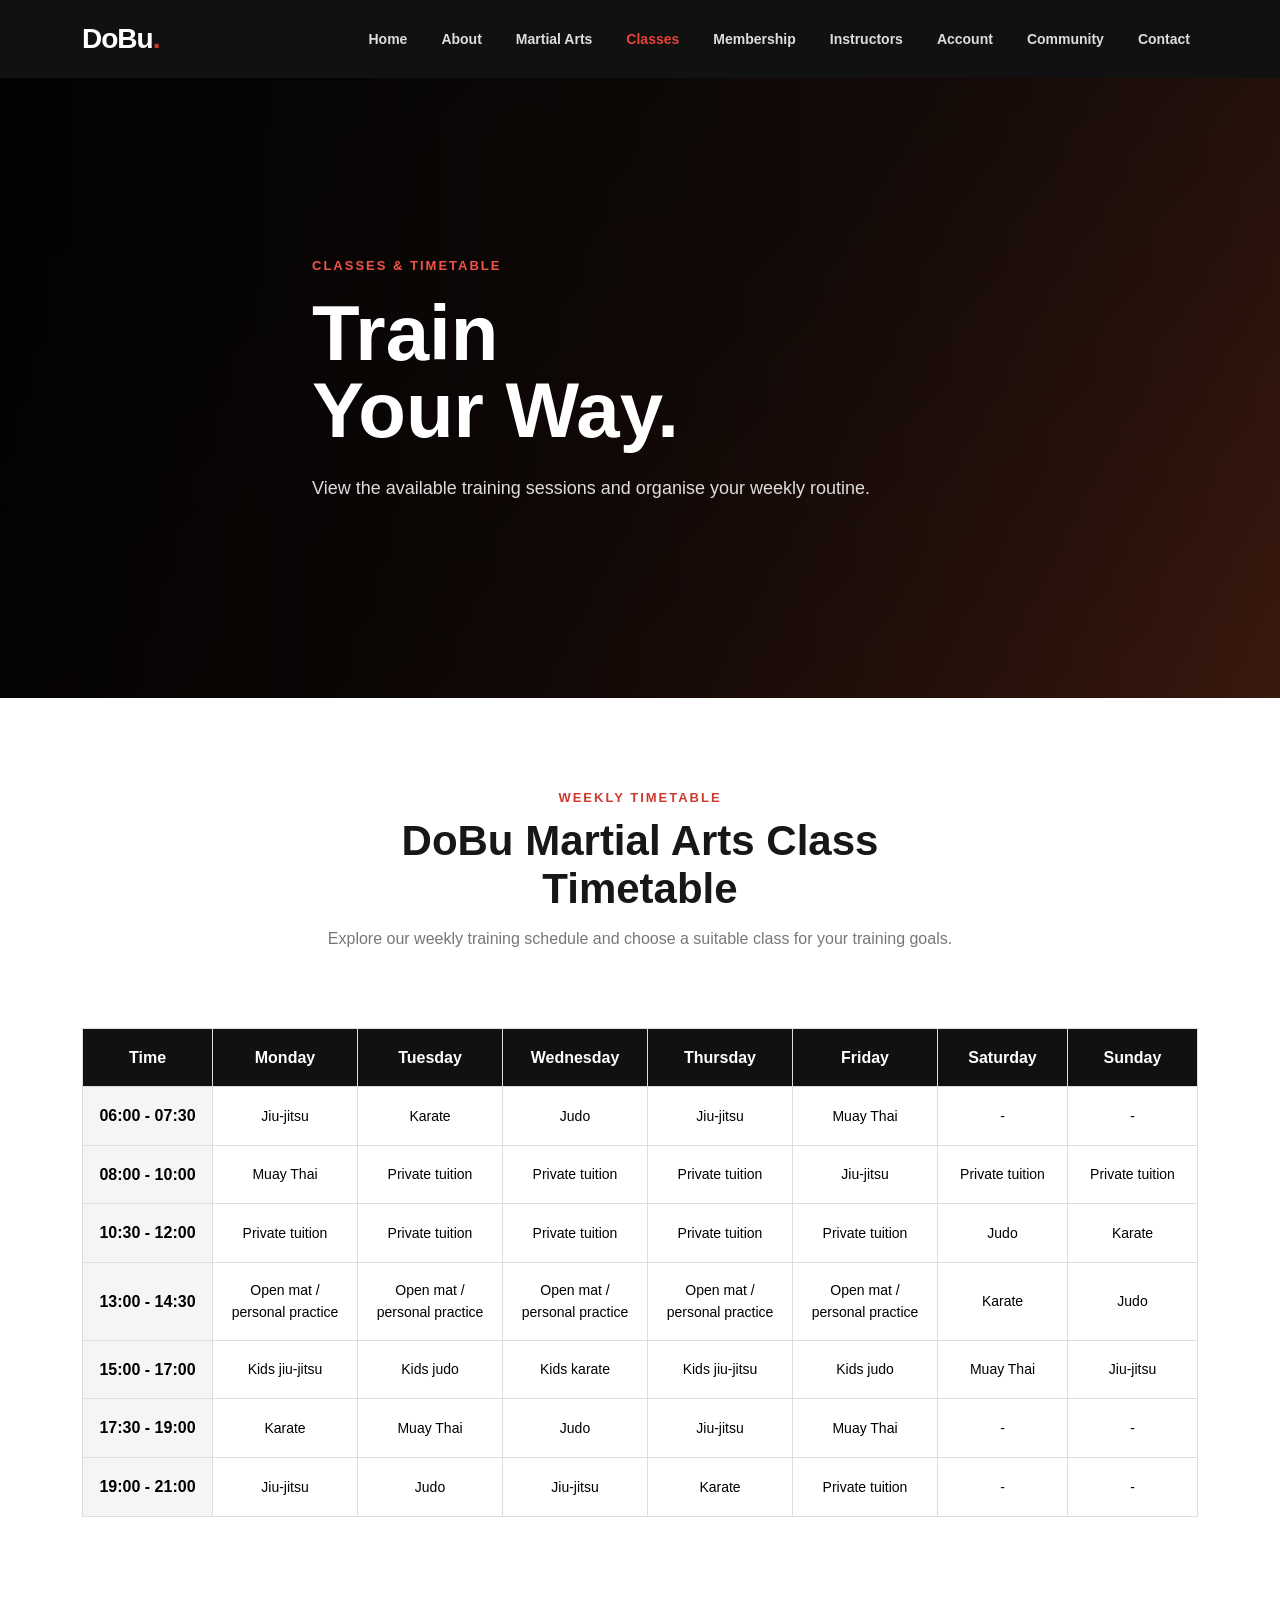
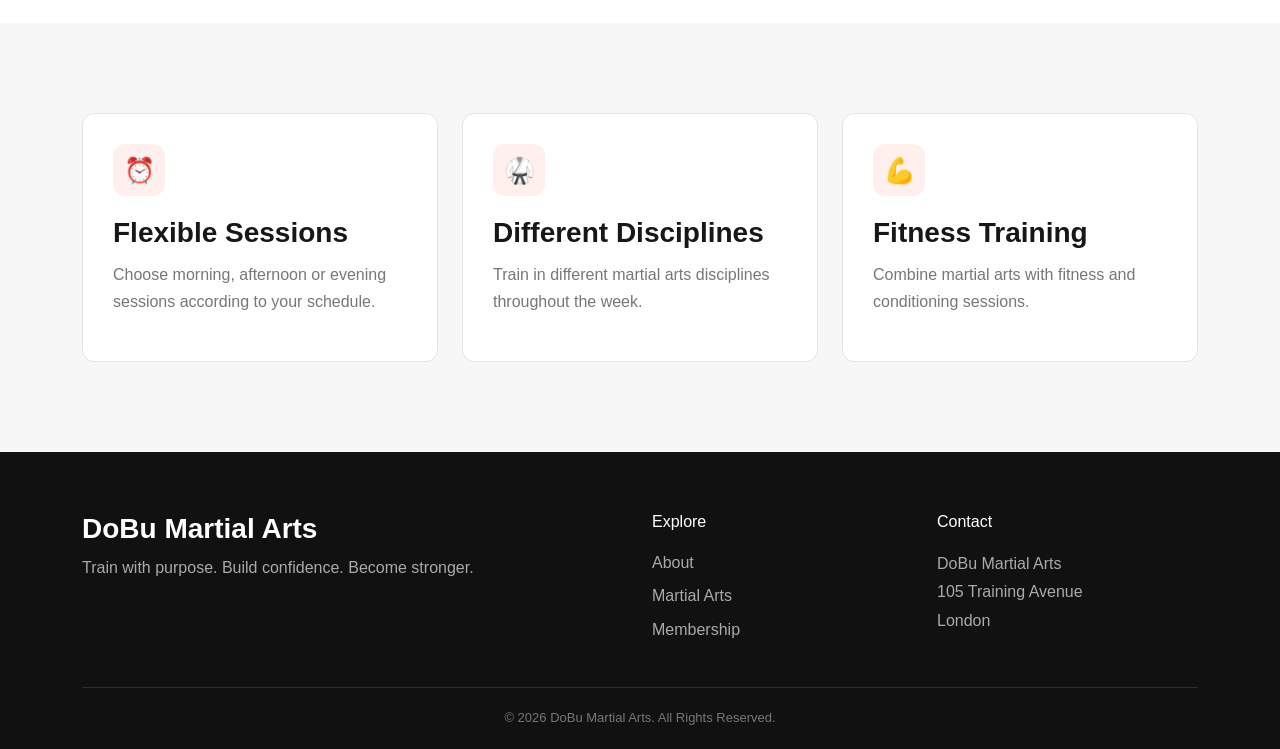
<file: classes.html>
<!DOCTYPE html>
<html>
<head>
    <meta charset="utf-8">
    <meta name="viewport" content="width=device-width, initial-scale=1">
    

    <title>Classes - DoBu Martial Arts</title>

    <link
        href="https://cdn.jsdelivr.net/npm/bootstrap@5.3.3/dist/css/bootstrap.min.css"
        rel="stylesheet"
    >

    <link rel="stylesheet" href="style.css">

</head>


<body>


<!-- NAVIGATION -->

<nav class="navbar navbar-expand-lg navbar-dark dobu-navbar">

    <div class="container">

        <a class="navbar-brand dobu-logo" href="home.html">
            DoBu<span>.</span>
        </a>


        <button
            class="navbar-toggler"
            type="button"
            data-bs-toggle="collapse"
            data-bs-target="#mainNavigation"
        >

            <span class="navbar-toggler-icon"></span>

        </button>

<div
    class="collapse navbar-collapse"
    id="mainNavigation"
>

    <ul class="navbar-nav ms-auto">

        <li class="nav-item">
            <a class="nav-link" href="home.html">
                Home
            </a>
        </li>

        <li class="nav-item">
            <a class="nav-link" href="about.html">
                About
            </a>
        </li>

        <li class="nav-item">
            <a class="nav-link" href="martial-arts.html">
                Martial Arts
            </a>
        </li>

        <li class="nav-item">
            <a
                class="nav-link active"
                href="classes.html"
                aria-current="page"
            >
                Classes
            </a>
        </li>

        <li class="nav-item">
            <a class="nav-link" href="membership.html">
                Membership
            </a>
        </li>

        <li class="nav-item">
            <a class="nav-link" href="instructors.html">
                Instructors
            </a>
        </li>

        <li class="nav-item">
            <a class="nav-link" href="account.html">
                Account
            </a>
        </li>

        <li class="nav-item">
            <a class="nav-link" href="forum.html">
                Community
            </a>
        </li>

        <li class="nav-item">
            <a class="nav-link" href="contact.html">
                Contact
            </a>
        </li>

    </ul>

</div>

</div>

</nav>
        



<!-- HEADER -->

<section class="hero-section">

    <div class="container hero-content">

        <p class="hero-small-title">
            CLASSES & TIMETABLE
        </p>

        <h1>
            Train<br>
            Your Way.
        </h1>

        <p class="hero-description">

            View the available training sessions
            and organise your weekly routine.

        </p>

    </div>

</section>



<!-- TIMETABLE -->

<!-- =================================
     CLASS TIMETABLE
================================= -->


<section class="martial-section">

    <div class="container">

        <div class="section-heading">

            <p class="section-small-title">
                WEEKLY TIMETABLE
            </p>

            <h2>
                DoBu Martial Arts Class Timetable
            </h2>

            <p>
                Explore our weekly training schedule and
                choose a suitable class for your training goals.
            </p>

        </div>


        <div class="table-responsive">

            <table class="table timetable-table">

    <thead>

        <tr>

            <th>Time</th>
            <th>Monday</th>
            <th>Tuesday</th>
            <th>Wednesday</th>
            <th>Thursday</th>
            <th>Friday</th>
            <th>Saturday</th>
            <th>Sunday</th>

        </tr>

    </thead>


    <tbody>


        <!-- 06:00 - 07:30 -->

        <tr>

            <th>06:00 - 07:30</th>

            <td>Jiu-jitsu</td>

            <td>Karate</td>

            <td>Judo</td>

            <td>Jiu-jitsu</td>

            <td>Muay Thai</td>

            <td>-</td>

            <td>-</td>

        </tr>


        <!-- 08:00 - 10:00 -->

        <tr>

            <th>08:00 - 10:00</th>

            <td>Muay Thai</td>

            <td>Private tuition</td>

            <td>Private tuition</td>

            <td>Private tuition</td>

            <td>Jiu-jitsu</td>

            <td>Private tuition</td>

            <td>Private tuition</td>

        </tr>


        <!-- 10:30 - 12:00 -->

        <tr>

            <th>10:30 - 12:00</th>

            <td>Private tuition</td>

            <td>Private tuition</td>

            <td>Private tuition</td>

            <td>Private tuition</td>

            <td>Private tuition</td>

            <td>Judo</td>

            <td>Karate</td>

        </tr>


        <!-- 13:00 - 14:30 -->

        <tr>

            <th>13:00 - 14:30</th>

            <td>Open mat / personal practice</td>

            <td>Open mat / personal practice</td>

            <td>Open mat / personal practice</td>

            <td>Open mat / personal practice</td>

            <td>Open mat / personal practice</td>

            <td>Karate</td>

            <td>Judo</td>

        </tr>


        <!-- 15:00 - 17:00 -->

        <tr>

            <th>15:00 - 17:00</th>

            <td>Kids jiu-jitsu</td>

            <td>Kids judo</td>

            <td>Kids karate</td>

            <td>Kids jiu-jitsu</td>

            <td>Kids judo</td>

            <td>Muay Thai</td>

            <td>Jiu-jitsu</td>

        </tr>


        <!-- 17:30 - 19:00 -->

        <tr>

            <th>17:30 - 19:00</th>

            <td>Karate</td>

            <td>Muay Thai</td>

            <td>Judo</td>

            <td>Jiu-jitsu</td>

            <td>Muay Thai</td>

            <td>-</td>

            <td>-</td>

        </tr>


        <!-- 19:00 - 21:00 -->

        <tr>

            <th>19:00 - 21:00</th>

            <td>Jiu-jitsu</td>

            <td>Judo</td>

            <td>Jiu-jitsu</td>

            <td>Karate</td>

            <td>Private tuition</td>

            <td>-</td>

            <td>-</td>

        </tr>


    </tbody>

</table>

        </div>

    </div>

</section>


<!-- CLASS INFORMATION -->

<section class="membership-section">

    <div class="container">

        <div class="row g-4">


            <div class="col-md-4">

                <div class="martial-card">

                    <div class="martial-icon">
                        ⏰
                    </div>

                    <h3>
                        Flexible Sessions
                    </h3>

                    <p>

                        Choose morning, afternoon
                        or evening sessions according
                        to your schedule.

                    </p>

                </div>

            </div>



            <div class="col-md-4">

                <div class="martial-card">

                    <div class="martial-icon">
                        🥋
                    </div>

                    <h3>
                        Different Disciplines
                    </h3>

                    <p>

                        Train in different martial arts
                        disciplines throughout the week.

                    </p>

                </div>

            </div>



            <div class="col-md-4">

                <div class="martial-card">

                    <div class="martial-icon">
                        💪
                    </div>

                    <h3>
                        Fitness Training
                    </h3>

                    <p>

                        Combine martial arts with
                        fitness and conditioning sessions.

                    </p>

                </div>

            </div>


        </div>

    </div>

</section>



<!-- FOOTER -->

<footer class="footer">

    <div class="container">

        <div class="row">

            <div class="col-md-6">

                <h3>
                    DoBu Martial Arts
                </h3>

                <p>
                    Train with purpose.
                    Build confidence.
                    Become stronger.
                </p>

            </div>


            <div class="col-md-3">

                <h4>
                    Explore
                </h4>

                <a href="about.html">
                    About
                </a>

                <a href="martial-arts.html">
                    Martial Arts
                </a>

                <a href="membership.html">
                    Membership
                </a>

            </div>


            <div class="col-md-3">

                <h4>
                    Contact
                </h4>

                <p>
                    DoBu Martial Arts<br>
                    105 Training Avenue<br>
                    London
                </p>

            </div>

        </div>


        <div class="footer-bottom">

            © 2026 DoBu Martial Arts.
            All Rights Reserved.

        </div>

    </div>

</footer>


<script
    src="https://cdn.jsdelivr.net/npm/bootstrap@5.3.3/dist/js/bootstrap.bundle.min.js">
</script>

<script src="script.js"></script>


</body>

</html>
</file>
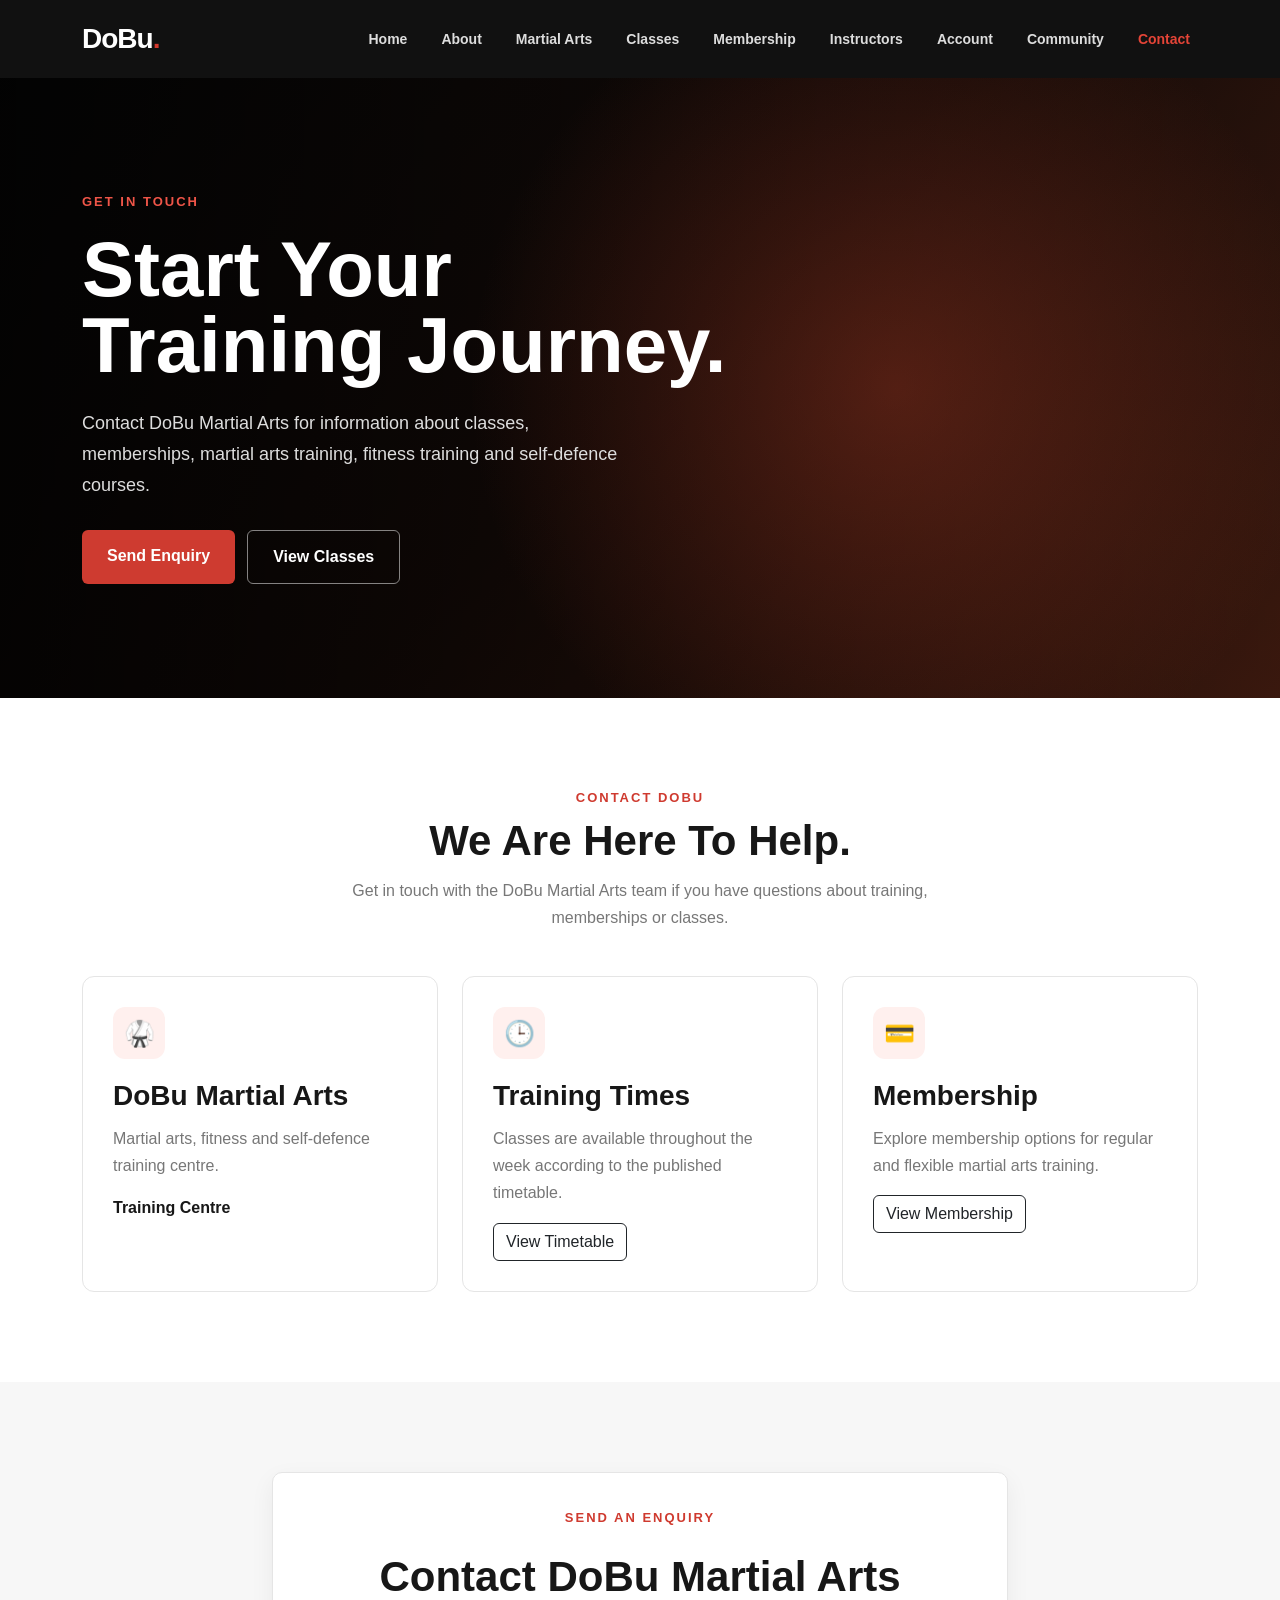
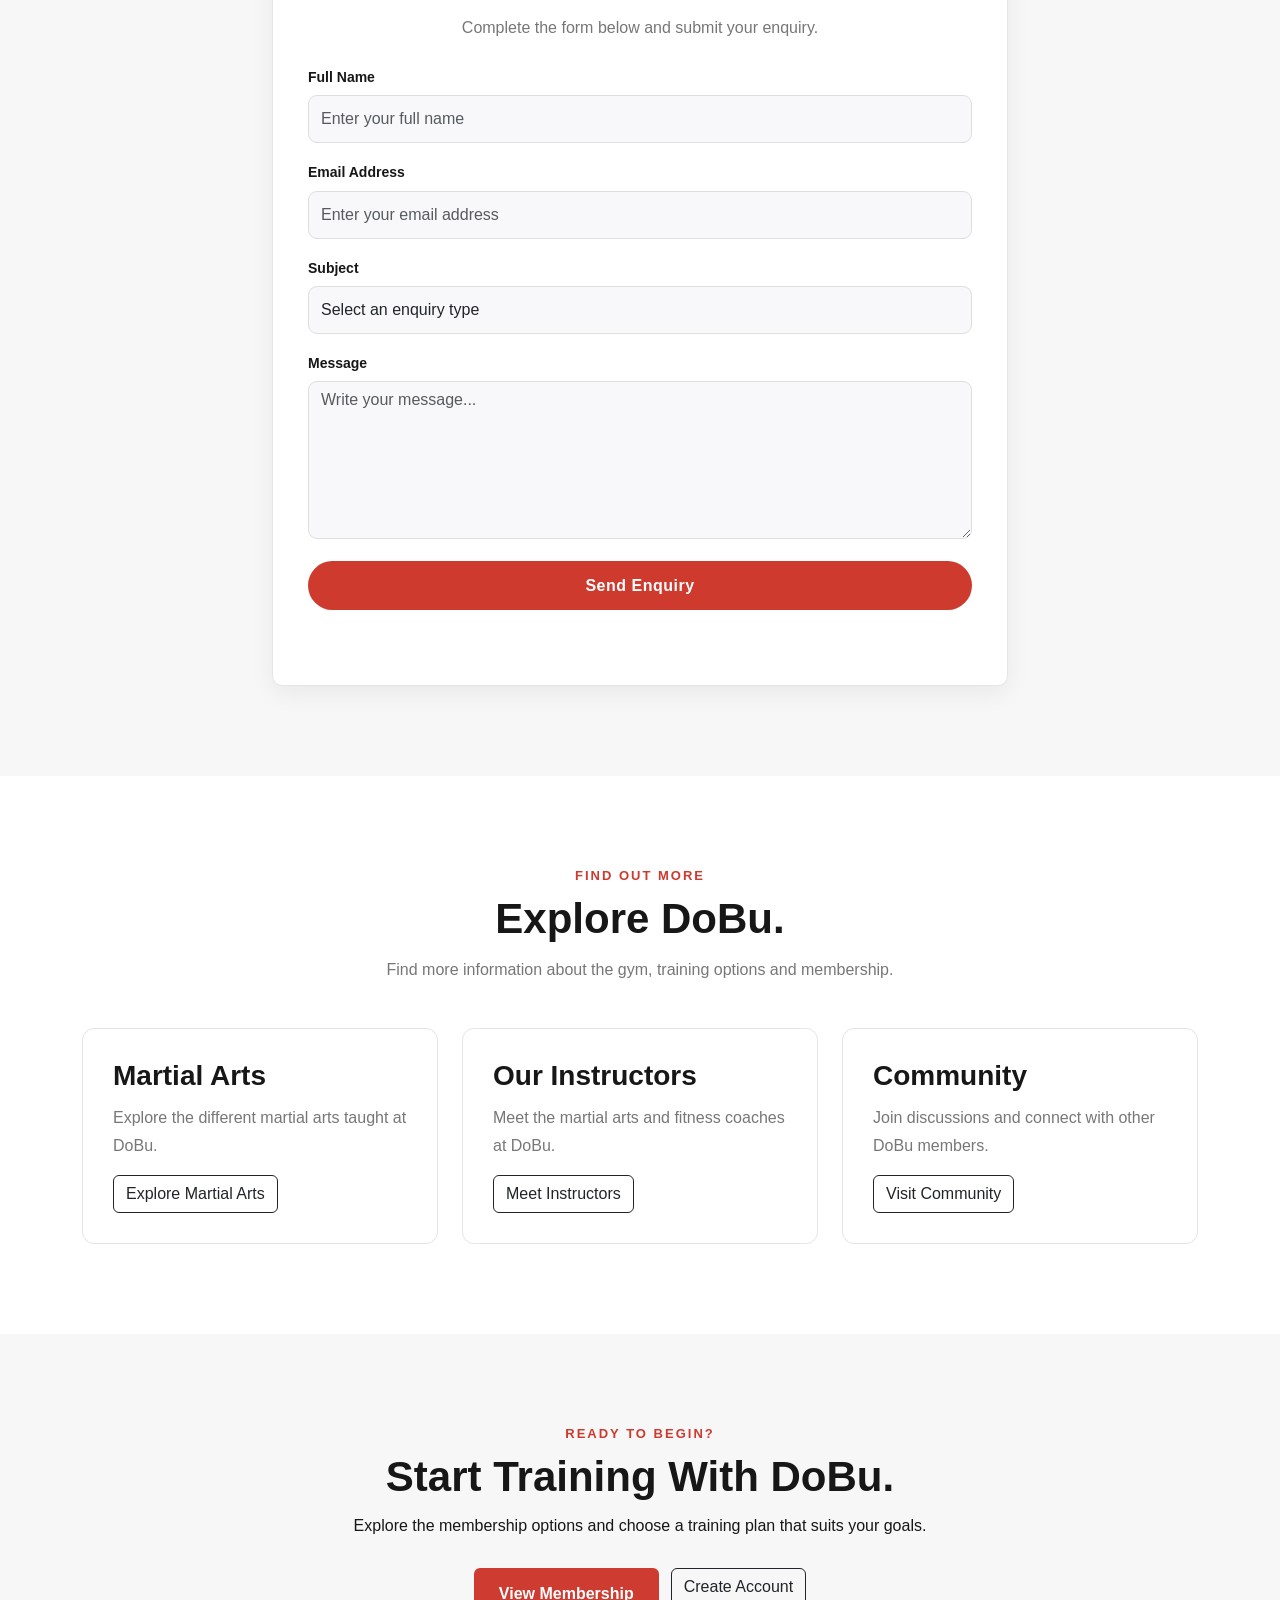
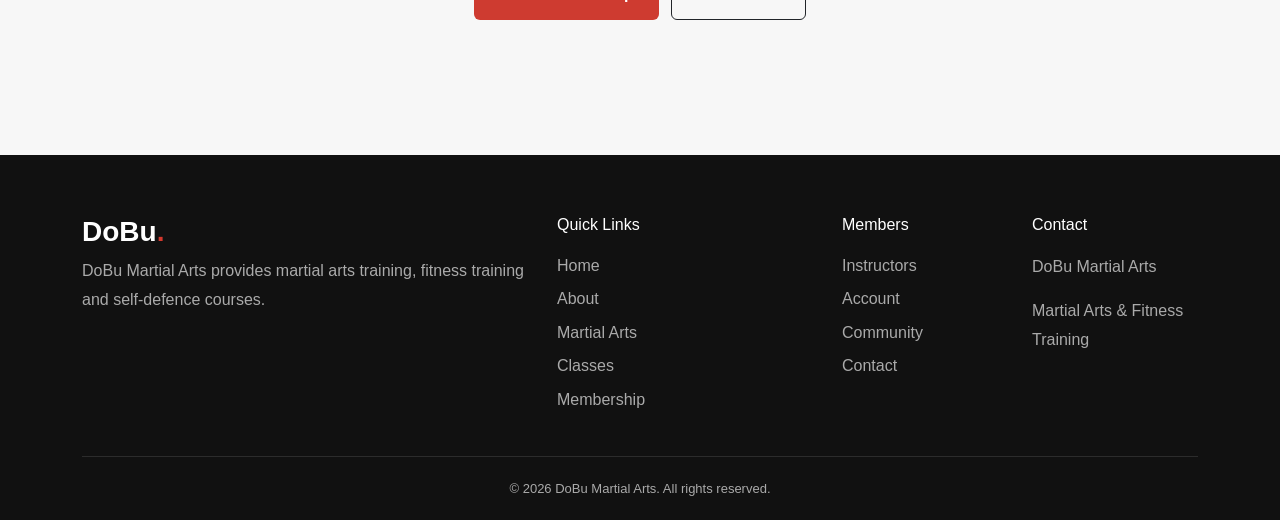
<file: contact.html>
<!DOCTYPE html>
<html lang="en">

<head>

    <meta charset="UTF-8">

    <meta
        name="viewport"
        content="width=device-width, initial-scale=1.0"
    >

    <meta
        name="description"
        content="Contact DoBu Martial Arts for information about martial arts classes, memberships, fitness training and self-defence courses."
    >

    <title>DoBu Martial Arts - Contact</title>


    <!-- Bootstrap 5.3.3 -->

    <link
        href="https://cdn.jsdelivr.net/npm/bootstrap@5.3.3/dist/css/bootstrap.min.css"
        rel="stylesheet"
    >


    <!-- Custom CSS -->

    <link
        rel="stylesheet"
        href="style.css"
    >

</head>


<body>


<!-- =====================================================
     NAVIGATION
===================================================== -->

<nav class="navbar navbar-expand-lg dobu-navbar">

    <div class="container">


        <!-- Logo -->

        <a
            class="navbar-brand dobu-logo text-white"
            href="home.html"
        >
            DoBu<span>.</span>
        </a>


        <!-- Mobile Menu -->

        <button
            class="navbar-toggler"
            type="button"
            data-bs-toggle="collapse"
            data-bs-target="#mainNavigation"
            aria-controls="mainNavigation"
            aria-expanded="false"
            aria-label="Toggle navigation"
        >

            <span class="navbar-toggler-icon"></span>

        </button>


        <!-- Navigation -->

        <div
            class="collapse navbar-collapse"
            id="mainNavigation"
        >

            <ul class="navbar-nav ms-auto">


                <li class="nav-item">

                    <a
                        class="nav-link"
                        href="home.html"
                    >
                        Home
                    </a>

                </li>


                <li class="nav-item">

                    <a
                        class="nav-link"
                        href="about.html"
                    >
                        About
                    </a>

                </li>


                <li class="nav-item">

                    <a
                        class="nav-link"
                        href="martial-arts.html"
                    >
                        Martial Arts
                    </a>

                </li>


                <li class="nav-item">

                    <a
                        class="nav-link"
                        href="classes.html"
                    >
                        Classes
                    </a>

                </li>


                <li class="nav-item">

                    <a
                        class="nav-link"
                        href="membership.html"
                    >
                        Membership
                    </a>

                </li>


                <li class="nav-item">

                    <a
                        class="nav-link"
                        href="instructors.html"
                    >
                        Instructors
                    </a>

                </li>


                <li class="nav-item">

                    <a
                        class="nav-link"
                        href="account.html"
                    >
                        Account
                    </a>

                </li>


                <li class="nav-item">

                    <a
                        class="nav-link"
                        href="forum.html"
                    >
                        Community
                    </a>

                </li>


                <li class="nav-item">

                    <a
                        class="nav-link active"
                        href="contact.html"
                        aria-current="page"
                    >
                        Contact
                    </a>

                </li>


            </ul>

        </div>

    </div>

</nav>
<!-- =====================================================
     HERO
===================================================== -->

<section class="hero-section">

    <div class="hero-overlay"></div>


    <div class="container">

        <div class="hero-content">


            <p class="hero-small-title">
                GET IN TOUCH
            </p>


            <h1>
                Start Your<br>
                Training Journey.
            </h1>


            <p class="hero-description">

                Contact DoBu Martial Arts for information about
                classes, memberships, martial arts training,
                fitness training and self-defence courses.

            </p>


            <div class="hero-buttons">


                <a
                    href="#contact-form"
                    class="btn main-button text-white"
                >
                    Send Enquiry
                </a>


                <a
                    href="classes.html"
                    class="btn account-button"
                >
                    View Classes
                </a>


            </div>

        </div>

    </div>

</section>



<!-- =====================================================
     CONTACT INFORMATION
===================================================== -->

<section class="martial-section">

    <div class="container">


        <div class="section-heading">

            <p class="section-small-title">
                CONTACT DOBU
            </p>


            <h2>
                We Are Here To Help.
            </h2>


            <p>
                Get in touch with the DoBu Martial Arts team
                if you have questions about training,
                memberships or classes.
            </p>

        </div>



        <div class="row g-4">


            <!-- Gym -->

            <div class="col-md-4">

                <div class="martial-card">


                    <div class="martial-icon">
                        🥋
                    </div>


                    <h3>
                        DoBu Martial Arts
                    </h3>


                    <p>
                        Martial arts, fitness and
                        self-defence training centre.
                    </p>


                    <strong>
                        Training Centre
                    </strong>

                </div>

            </div>



            <!-- Training -->

            <div class="col-md-4">

                <div class="martial-card">


                    <div class="martial-icon">
                        🕒
                    </div>


                    <h3>
                        Training Times
                    </h3>


                    <p>
                        Classes are available throughout
                        the week according to the published
                        timetable.
                    </p>


                    <a
                        href="classes.html"
                        class="btn btn-outline-dark"
                    >
                        View Timetable
                    </a>

                </div>

            </div>



            <!-- Membership -->

            <div class="col-md-4">

                <div class="martial-card">


                    <div class="martial-icon">
                        💳
                    </div>


                    <h3>
                        Membership
                    </h3>


                    <p>
                        Explore membership options for
                        regular and flexible martial arts
                        training.
                    </p>


                    <a
                        href="membership.html"
                        class="btn btn-outline-dark"
                    >
                        View Membership
                    </a>

                </div>

            </div>


        </div>

    </div>

</section>
<!-- =====================================================
     CONTACT FORM
===================================================== -->

<section
    class="membership-section"
    id="contact-form"
>

    <div class="container">


        <div class="row justify-content-center">


            <div class="col-lg-8">


                <div class="account-card">


                    <div class="section-heading mb-4">

                        <p class="section-small-title">
                            SEND AN ENQUIRY
                        </p>


                        <h2>
                            Contact DoBu Martial Arts
                        </h2>


                        <p>
                            Complete the form below and
                            submit your enquiry.
                        </p>

                    </div>



                    <form
                        id="contactForm"
                        novalidate
                    >


                        <!-- Name -->

                        <div class="form-group">

                            <label
                                for="contactName"
                            >
                                Full Name
                            </label>


                            <input
                                type="text"
                                class="form-control"
                                id="contactName"
                                name="name"
                                placeholder="Enter your full name"
                                required
                            >


                            <div
                                class="invalid-feedback"
                            >
                                Please enter your name.
                            </div>

                        </div>



                        <!-- Email -->

                        <div class="form-group">

                            <label
                                for="contactEmail"
                            >
                                Email Address
                            </label>


                            <input
                                type="email"
                                class="form-control"
                                id="contactEmail"
                                name="email"
                                placeholder="Enter your email address"
                                required
                            >


                            <div
                                class="invalid-feedback"
                            >
                                Please enter a valid email
                                address.
                            </div>

                        </div>



                        <!-- Subject -->

                        <div class="form-group">

                            <label
                                for="contactSubject"
                            >
                                Subject
                            </label>


                            <select
                                class="form-control"
                                id="contactSubject"
                                name="subject"
                                required
                            >

                                <option
                                    value=""
                                    selected
                                    disabled
                                >
                                    Select an enquiry type
                                </option>


                                <option value="classes">
                                    Classes
                                </option>


                                <option value="membership">
                                    Membership
                                </option>
                                <option value="martial-arts">
                                    Martial Arts
                                </option>


                                <option value="fitness">
                                    Fitness Training
                                </option>


                                <option value="self-defence">
                                    Self-Defence Course
                                </option>


                                <option value="other">
                                    Other
                                </option>

                            </select>


                            <div
                                class="invalid-feedback"
                            >
                                Please select an enquiry type.
                            </div>

                        </div>



                        <!-- Message -->

                        <div class="form-group">

                            <label
                                for="contactMessage"
                            >
                                Message
                            </label>


                            <textarea
                                class="form-control"
                                id="contactMessage"
                                name="message"
                                rows="6"
                                placeholder="Write your message..."
                                required
                            ></textarea>


                            <div
                                class="invalid-feedback"
                            >
                                Please enter your message.
                            </div>

                        </div>



                        <!-- Submit -->

                        <button
                            type="submit"
                            class="register-button"
                        >
                            Send Enquiry
                        </button>



                        <!-- Success Message -->

                        <div
                            id="contactMessageStatus"
                            class="account-message text-center mt-3"
                            aria-live="polite"
                        ></div>


                    </form>


                </div>

            </div>

        </div>

    </div>

</section>



<!-- =====================================================
     USEFUL LINKS
===================================================== -->

<section class="martial-section">

    <div class="container">


        <div class="section-heading">

            <p class="section-small-title">
                FIND OUT MORE
            </p>


            <h2>
                Explore DoBu.
            </h2>


            <p>
                Find more information about the gym,
                training options and membership.
            </p>

        </div>



        <div class="row g-4">


            <!-- Martial Arts -->

            <div class="col-md-4">

                <div class="martial-card">

                    <h3>
                        Martial Arts
                    </h3>


                    <p>
                        Explore the different martial arts
                        taught at DoBu.
                    </p>


                    <a
                        href="martial-arts.html"
                        class="btn btn-outline-dark"
                    >
                        Explore Martial Arts
                    </a>

                </div>

            </div>



            <!-- Instructors -->

            <div class="col-md-4">

                <div class="martial-card">

                    <h3>
                        Our Instructors
                    </h3>


                    <p>
                        Meet the martial arts and fitness
                        coaches at DoBu.
                    </p>
                    <a
                        href="instructors.html"
                        class="btn btn-outline-dark"
                    >
                        Meet Instructors
                    </a>

                </div>

            </div>



            <!-- Community -->

            <div class="col-md-4">

                <div class="martial-card">

                    <h3>
                        Community
                    </h3>


                    <p>
                        Join discussions and connect with
                        other DoBu members.
                    </p>


                    <a
                        href="forum.html"
                        class="btn btn-outline-dark"
                    >
                        Visit Community
                    </a>

                </div>

            </div>


        </div>

    </div>

</section>



<!-- =====================================================
     CTA
===================================================== -->

<section class="membership-section">

    <div class="container">

        <div class="section-heading">


            <p class="section-small-title">
                READY TO BEGIN?
            </p>


            <h2>
                Start Training With DoBu.
            </h2>


            <p>
                Explore the membership options and choose
                a training plan that suits your goals.
            </p>


            <div class="hero-buttons justify-content-center">


                <a
                    href="membership.html"
                    class="btn main-button text-white"
                >
                    View Membership
                </a>


                <a
                    href="account.html"
                    class="btn btn-outline-dark"
                >
                    Create Account
                </a>


            </div>


        </div>

    </div>

</section>



<!-- =====================================================
     FOOTER
===================================================== -->

<footer class="footer">

    <div class="container">


        <div class="row g-4">


            <!-- Brand -->

            <div class="col-lg-5">

                <h3>
                    DoBu<span style="color:#d4382d;">.</span>
                </h3>


                <p>
                    DoBu Martial Arts provides martial arts
                    training, fitness training and
                    self-defence courses.
                </p>

            </div>



            <!-- Quick Links -->

            <div class="col-md-4 col-lg-3">

                <h4>
                    Quick Links
                </h4>


                <a href="home.html">
                    Home
                </a>


                <a href="about.html">
                    About
                </a>


                <a href="martial-arts.html">
                    Martial Arts
                </a>


                <a href="classes.html">
                    Classes
                </a>


                <a href="membership.html">
                    Membership
                </a>

            </div>



            <!-- Members -->

            <div class="col-md-4 col-lg-2">

                <h4>
                    Members
                </h4>


                <a href="instructors.html">
                    Instructors
                </a>


                <a href="account.html">
                    Account
                </a>


                <a href="forum.html">
                    Community
                </a>


                <a href="contact.html">
                    Contact
                </a>

            </div>



            <!-- Contact -->

            <div class="col-md-4 col-lg-2">

                <h4>
                    Contact
                </h4>


                <p>
                    DoBu Martial Arts
                </p>

                <p>
                    Martial Arts & Fitness Training
                </p>

            </div>


        </div>



        <div class="footer-bottom">

            <p>
                © 2026 DoBu Martial Arts. All rights reserved.
            </p>

        </div>


    </div>

</footer>



<!-- =====================================================
     BOOTSTRAP JAVASCRIPT
===================================================== -->

<script
    src="https://cdn.jsdelivr.net/npm/bootstrap@5.3.3/dist/js/bootstrap.bundle.min.js"
></script>


<!-- Custom JavaScript -->

<script src="script.js"></script>


</body>

</html>
</file>
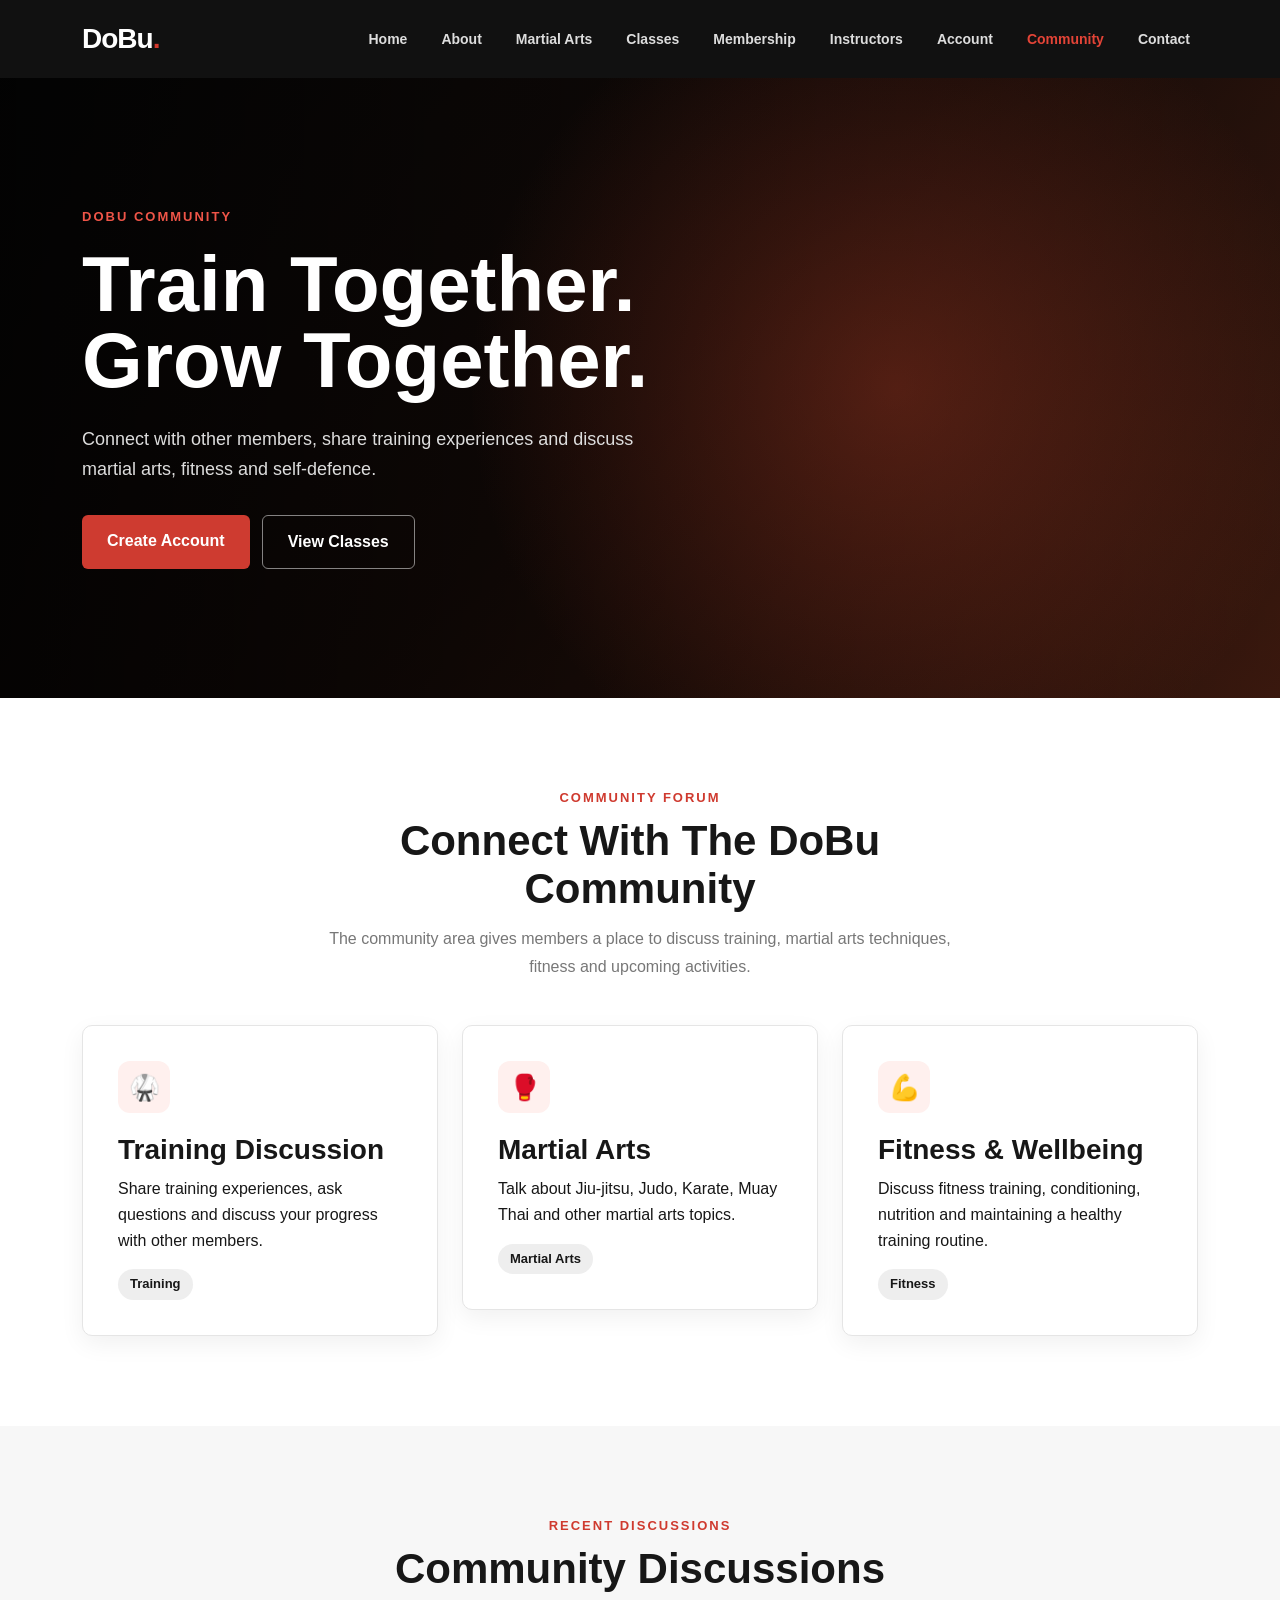
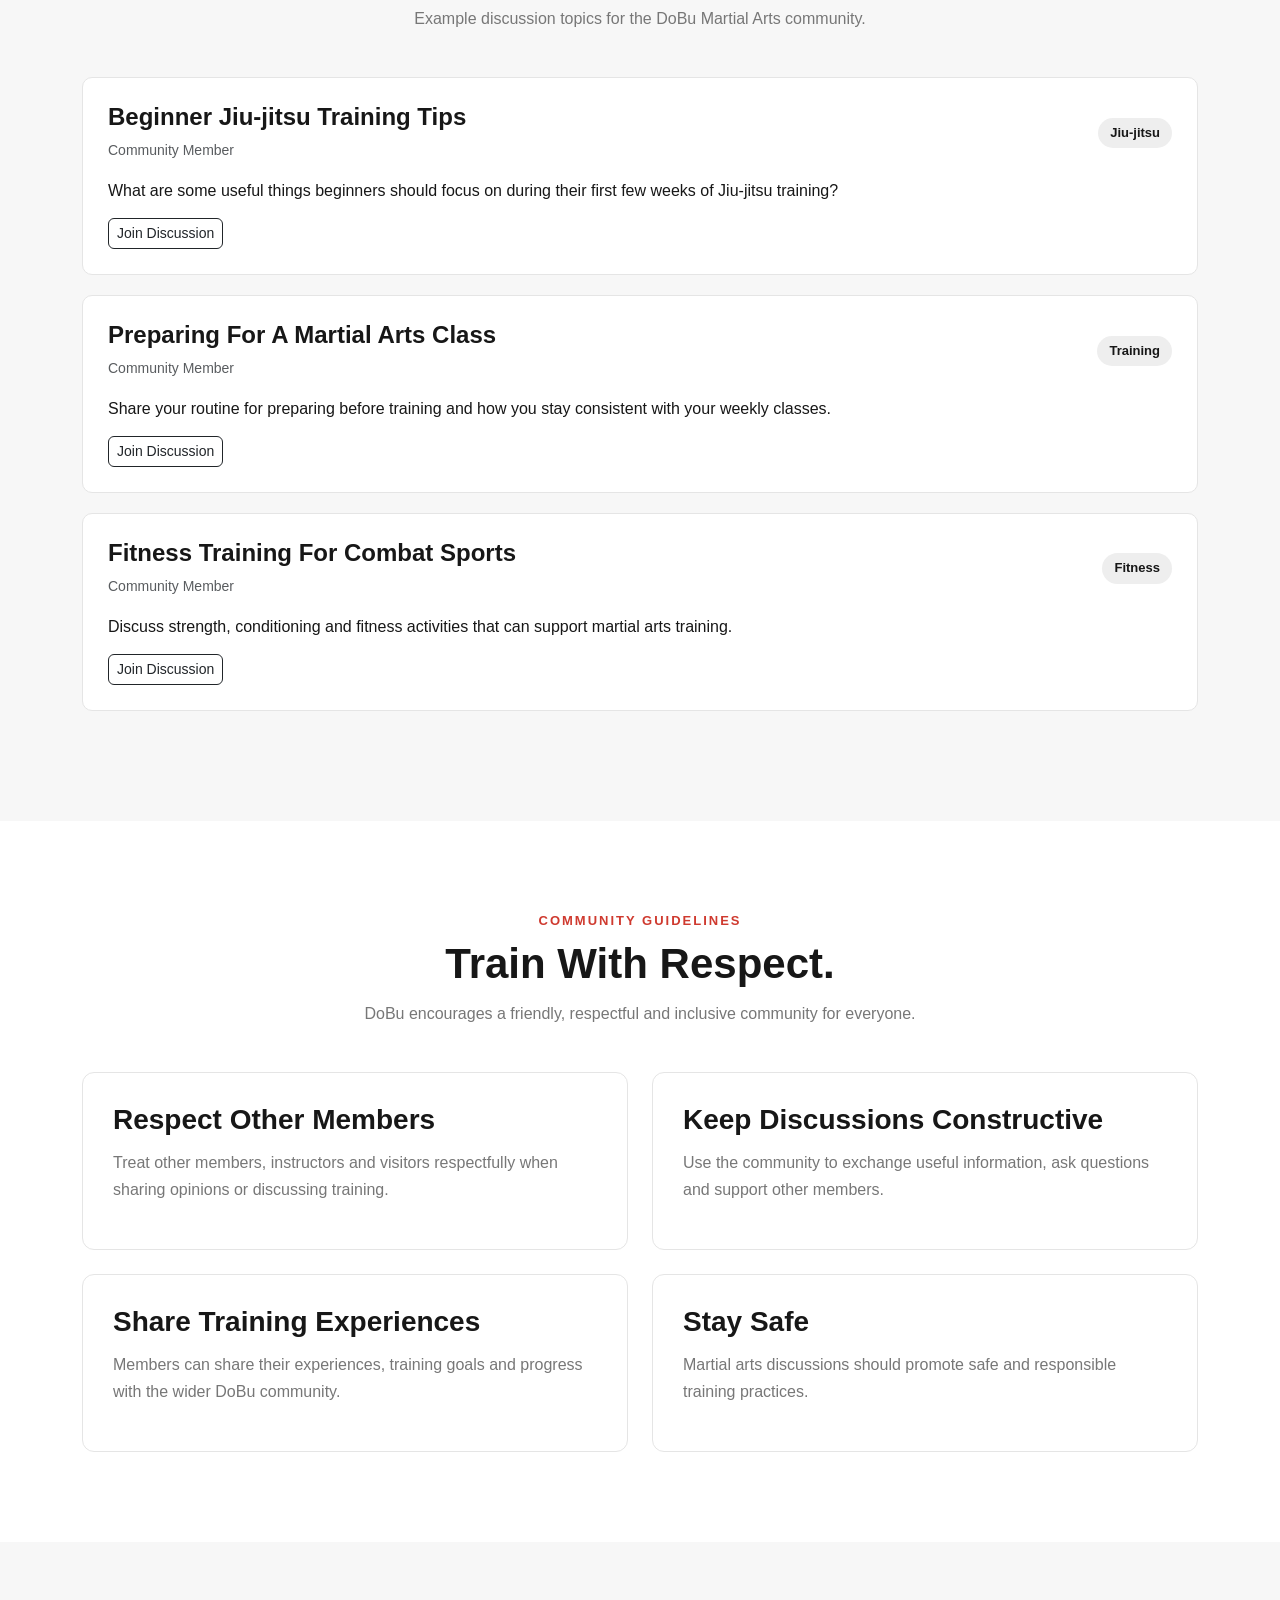
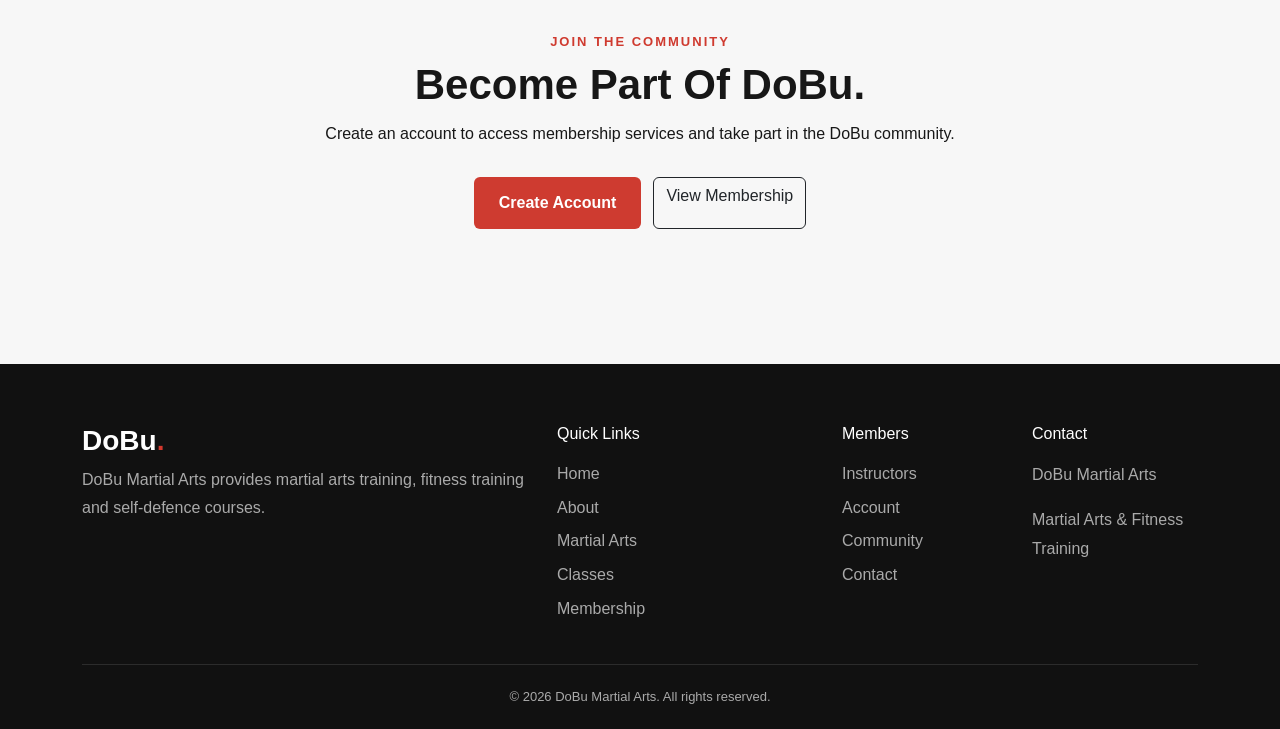
<file: forum.html>
<!DOCTYPE html>
<html lang="en">

<head>

    <meta charset="UTF-8">

    <meta
        name="viewport"
        content="width=device-width, initial-scale=1.0"
    >

    <meta
        name="description"
        content="DoBu Martial Arts community forum for members, training discussions and martial arts topics."
    >

    <title>DoBu Martial Arts - Community</title>


    <!-- Bootstrap 5.3.3 -->

    <link
        href="https://cdn.jsdelivr.net/npm/bootstrap@5.3.3/dist/css/bootstrap.min.css"
        rel="stylesheet"
    >


    <!-- Custom CSS -->

    <link
        rel="stylesheet"
        href="style.css"
    >

</head>


<body>


<!-- =====================================================
     NAVIGATION
===================================================== -->

<nav class="navbar navbar-expand-lg dobu-navbar">

    <div class="container">


        <!-- Logo -->

        <a
            class="navbar-brand dobu-logo text-white"
            href="home.html"
        >
            DoBu<span>.</span>
        </a>


        <!-- Mobile Menu -->

        <button
            class="navbar-toggler"
            type="button"
            data-bs-toggle="collapse"
            data-bs-target="#mainNavigation"
            aria-controls="mainNavigation"
            aria-expanded="false"
            aria-label="Toggle navigation"
        >

            <span class="navbar-toggler-icon"></span>

        </button>


        <!-- Navigation -->

        <div
            class="collapse navbar-collapse"
            id="mainNavigation"
        >

            <ul class="navbar-nav ms-auto">


                <li class="nav-item">

                    <a
                        class="nav-link"
                        href="home.html"
                    >
                        Home
                    </a>

                </li>


                <li class="nav-item">

                    <a
                        class="nav-link"
                        href="about.html"
                    >
                        About
                    </a>

                </li>


                <li class="nav-item">

                    <a
                        class="nav-link"
                        href="martial-arts.html"
                    >
                        Martial Arts
                    </a>

                </li>


                <li class="nav-item">

                    <a
                        class="nav-link"
                        href="classes.html"
                    >
                        Classes
                    </a>

                </li>


                <li class="nav-item">

                    <a
                        class="nav-link"
                        href="membership.html"
                    >
                        Membership
                    </a>

                </li>


                <li class="nav-item">

                    <a
                        class="nav-link"
                        href="instructors.html"
                    >
                        Instructors
                    </a>

                </li>


                <li class="nav-item">

                    <a
                        class="nav-link"
                        href="account.html"
                    >
                        Account
                    </a>

                </li>


                <li class="nav-item">

                    <a
                        class="nav-link active"
                        href="forum.html"
                        aria-current="page"
                    >
                        Community
                    </a>

                </li>


                <li class="nav-item">

                    <a
                        class="nav-link"
                        href="contact.html"
                    >
                        Contact
                    </a>

                </li>


            </ul>

        </div>

    </div>

</nav>
<!-- =====================================================
     HERO
===================================================== -->

<section class="hero-section">

    <div class="hero-overlay"></div>


    <div class="container">

        <div class="hero-content">


            <p class="hero-small-title">
                DOBU COMMUNITY
            </p>


            <h1>
                Train Together.<br>
                Grow Together.
            </h1>


            <p class="hero-description">

                Connect with other members, share training
                experiences and discuss martial arts,
                fitness and self-defence.

            </p>


            <div class="hero-buttons">


                <a
                    href="account.html"
                    class="btn main-button text-white"
                >
                    Create Account
                </a>


                <a
                    href="classes.html"
                    class="btn account-button"
                >
                    View Classes
                </a>


            </div>

        </div>

    </div>

</section>



<!-- =====================================================
     COMMUNITY INTRODUCTION
===================================================== -->

<section class="martial-section">

    <div class="container">


        <div class="section-heading">

            <p class="section-small-title">
                COMMUNITY FORUM
            </p>


            <h2>
                Connect With The DoBu Community
            </h2>


            <p>
                The community area gives members a place to
                discuss training, martial arts techniques,
                fitness and upcoming activities.
            </p>

        </div>



        <div class="row g-4">


            <!-- Training Discussion -->

            <div class="col-md-4">

                <div class="forum-card">

                    <div class="martial-icon">
                        🥋
                    </div>


                    <h3>
                        Training Discussion
                    </h3>


                    <p>
                        Share training experiences, ask
                        questions and discuss your progress
                        with other members.
                    </p>


                    <span class="forum-tag">
                        Training
                    </span>

                </div>

            </div>



            <!-- Martial Arts -->

            <div class="col-md-4">

                <div class="forum-card">

                    <div class="martial-icon">
                        🥊
                    </div>


                    <h3>
                        Martial Arts
                    </h3>


                    <p>
                        Talk about Jiu-jitsu, Judo, Karate,
                        Muay Thai and other martial arts topics.
                    </p>


                    <span class="forum-tag">
                        Martial Arts
                    </span>

                </div>

            </div>



            <!-- Fitness -->

            <div class="col-md-4">

                <div class="forum-card">

                    <div class="martial-icon">
                        💪
                    </div>


                    <h3>
                        Fitness & Wellbeing
                    </h3>


                    <p>
                        Discuss fitness training, conditioning,
                        nutrition and maintaining a healthy
                        training routine.
                    </p>


                    <span class="forum-tag">
                        Fitness
                    </span>

                </div>

            </div>


        </div>

    </div>

</section>



<!-- =====================================================
     COMMUNITY POSTS
===================================================== -->

<section class="membership-section">

    <div class="container">
        <div class="section-heading">

            <p class="section-small-title">
                RECENT DISCUSSIONS
            </p>


            <h2>
                Community Discussions
            </h2>


            <p>
                Example discussion topics for the DoBu
                Martial Arts community.
            </p>

        </div>



        <!-- Post 1 -->

        <div class="forum-post">


            <div class="forum-post-header">

                <div>

                    <h4>
                        Beginner Jiu-jitsu Training Tips
                    </h4>

                    <small class="text-muted">
                        Community Member
                    </small>

                </div>


                <span class="forum-tag">
                    Jiu-jitsu
                </span>

            </div>


            <p>
                What are some useful things beginners should
                focus on during their first few weeks of
                Jiu-jitsu training?
            </p>


            <a
                href="#"
                class="btn btn-outline-dark btn-sm"
            >
                Join Discussion
            </a>


        </div>



        <!-- Post 2 -->

        <div class="forum-post">


            <div class="forum-post-header">

                <div>

                    <h4>
                        Preparing For A Martial Arts Class
                    </h4>

                    <small class="text-muted">
                        Community Member
                    </small>

                </div>


                <span class="forum-tag">
                    Training
                </span>

            </div>


            <p>
                Share your routine for preparing before
                training and how you stay consistent with
                your weekly classes.
            </p>


            <a
                href="#"
                class="btn btn-outline-dark btn-sm"
            >
                Join Discussion
            </a>


        </div>



        <!-- Post 3 -->

        <div class="forum-post">


            <div class="forum-post-header">

                <div>

                    <h4>
                        Fitness Training For Combat Sports
                    </h4>

                    <small class="text-muted">
                        Community Member
                    </small>

                </div>


                <span class="forum-tag">
                    Fitness
                </span>

            </div>


            <p>
                Discuss strength, conditioning and fitness
                activities that can support martial arts
                training.
            </p>


            <a
                href="#"
                class="btn btn-outline-dark btn-sm"
            >
                Join Discussion
            </a>


        </div>


    </div>

</section>



<!-- =====================================================
     COMMUNITY GUIDELINES
===================================================== -->

<section class="martial-section">

    <div class="container">


        <div class="section-heading">

            <p class="section-small-title">
                COMMUNITY GUIDELINES
            </p>


            <h2>
                Train With Respect.
            </h2>


            <p>
                DoBu encourages a friendly, respectful and
                inclusive community for everyone.
            </p>

        </div>


        <div class="row g-4">


            <div class="col-md-6">

                <div class="martial-card">

                    <h3>
                        Respect Other Members
                    </h3>

                    <p>
                        Treat other members, instructors and
                        visitors respectfully when sharing
                        opinions or discussing training.
                    </p>

                </div>

            </div>



            <div class="col-md-6">
                <div class="martial-card">

                    <h3>
                        Keep Discussions Constructive
                    </h3>

                    <p>
                        Use the community to exchange useful
                        information, ask questions and support
                        other members.
                    </p>

                </div>

            </div>



            <div class="col-md-6">

                <div class="martial-card">

                    <h3>
                        Share Training Experiences
                    </h3>

                    <p>
                        Members can share their experiences,
                        training goals and progress with the
                        wider DoBu community.
                    </p>

                </div>

            </div>



            <div class="col-md-6">

                <div class="martial-card">

                    <h3>
                        Stay Safe
                    </h3>

                    <p>
                        Martial arts discussions should promote
                        safe and responsible training practices.
                    </p>

                </div>

            </div>


        </div>

    </div>

</section>



<!-- =====================================================
     CTA
===================================================== -->

<section class="membership-section">

    <div class="container">

        <div class="section-heading">


            <p class="section-small-title">
                JOIN THE COMMUNITY
            </p>


            <h2>
                Become Part Of DoBu.
            </h2>


            <p>
                Create an account to access membership
                services and take part in the DoBu community.
            </p>


            <div class="hero-buttons justify-content-center">


                <a
                    href="account.html"
                    class="btn main-button text-white"
                >
                    Create Account
                </a>


                <a
                    href="membership.html"
                    class="btn btn-outline-dark"
                >
                    View Membership
                </a>


            </div>


        </div>

    </div>

</section>



<!-- =====================================================
     FOOTER
===================================================== -->

<footer class="footer">

    <div class="container">


        <div class="row g-4">


            <!-- Brand -->

            <div class="col-lg-5">

                <h3>
                    DoBu<span style="color:#d4382d;">.</span>
                </h3>


                <p>
                    DoBu Martial Arts provides martial arts
                    training, fitness training and
                    self-defence courses.
                </p>

            </div>



            <!-- Quick Links -->

            <div class="col-md-4 col-lg-3">

                <h4>
                    Quick Links
                </h4>


                <a href="home.html">
                    Home
                </a>


                <a href="about.html">
                    About
                </a>


                <a href="martial-arts.html">
                    Martial Arts
                </a>


                <a href="classes.html">
                    Classes
                </a>


                <a href="membership.html">
                    Membership
                </a>

            </div>



            <!-- Members -->

            <div class="col-md-4 col-lg-2">

                <h4>
                    Members
                </h4>


                <a href="instructors.html">
                    Instructors
                </a>


                <a href="account.html">
                    Account
                </a>


                <a href="forum.html">
                    Community
                </a>
                <a href="contact.html">
                    Contact
                </a>

            </div>



            <!-- Contact -->

            <div class="col-md-4 col-lg-2">

                <h4>
                    Contact
                </h4>


                <p>
                    DoBu Martial Arts
                </p>


                <p>
                    Martial Arts & Fitness Training
                </p>

            </div>


        </div>



        <div class="footer-bottom">

            <p>
                © 2026 DoBu Martial Arts.
                All rights reserved.
            </p>

        </div>


    </div>

</footer>



<!-- =====================================================
     BOOTSTRAP JAVASCRIPT
===================================================== -->

<script
    src="https://cdn.jsdelivr.net/npm/bootstrap@5.3.3/dist/js/bootstrap.bundle.min.js"
></script>


<!-- Custom JavaScript -->

<script src="script.js"></script>


</body>

</html>
</file>
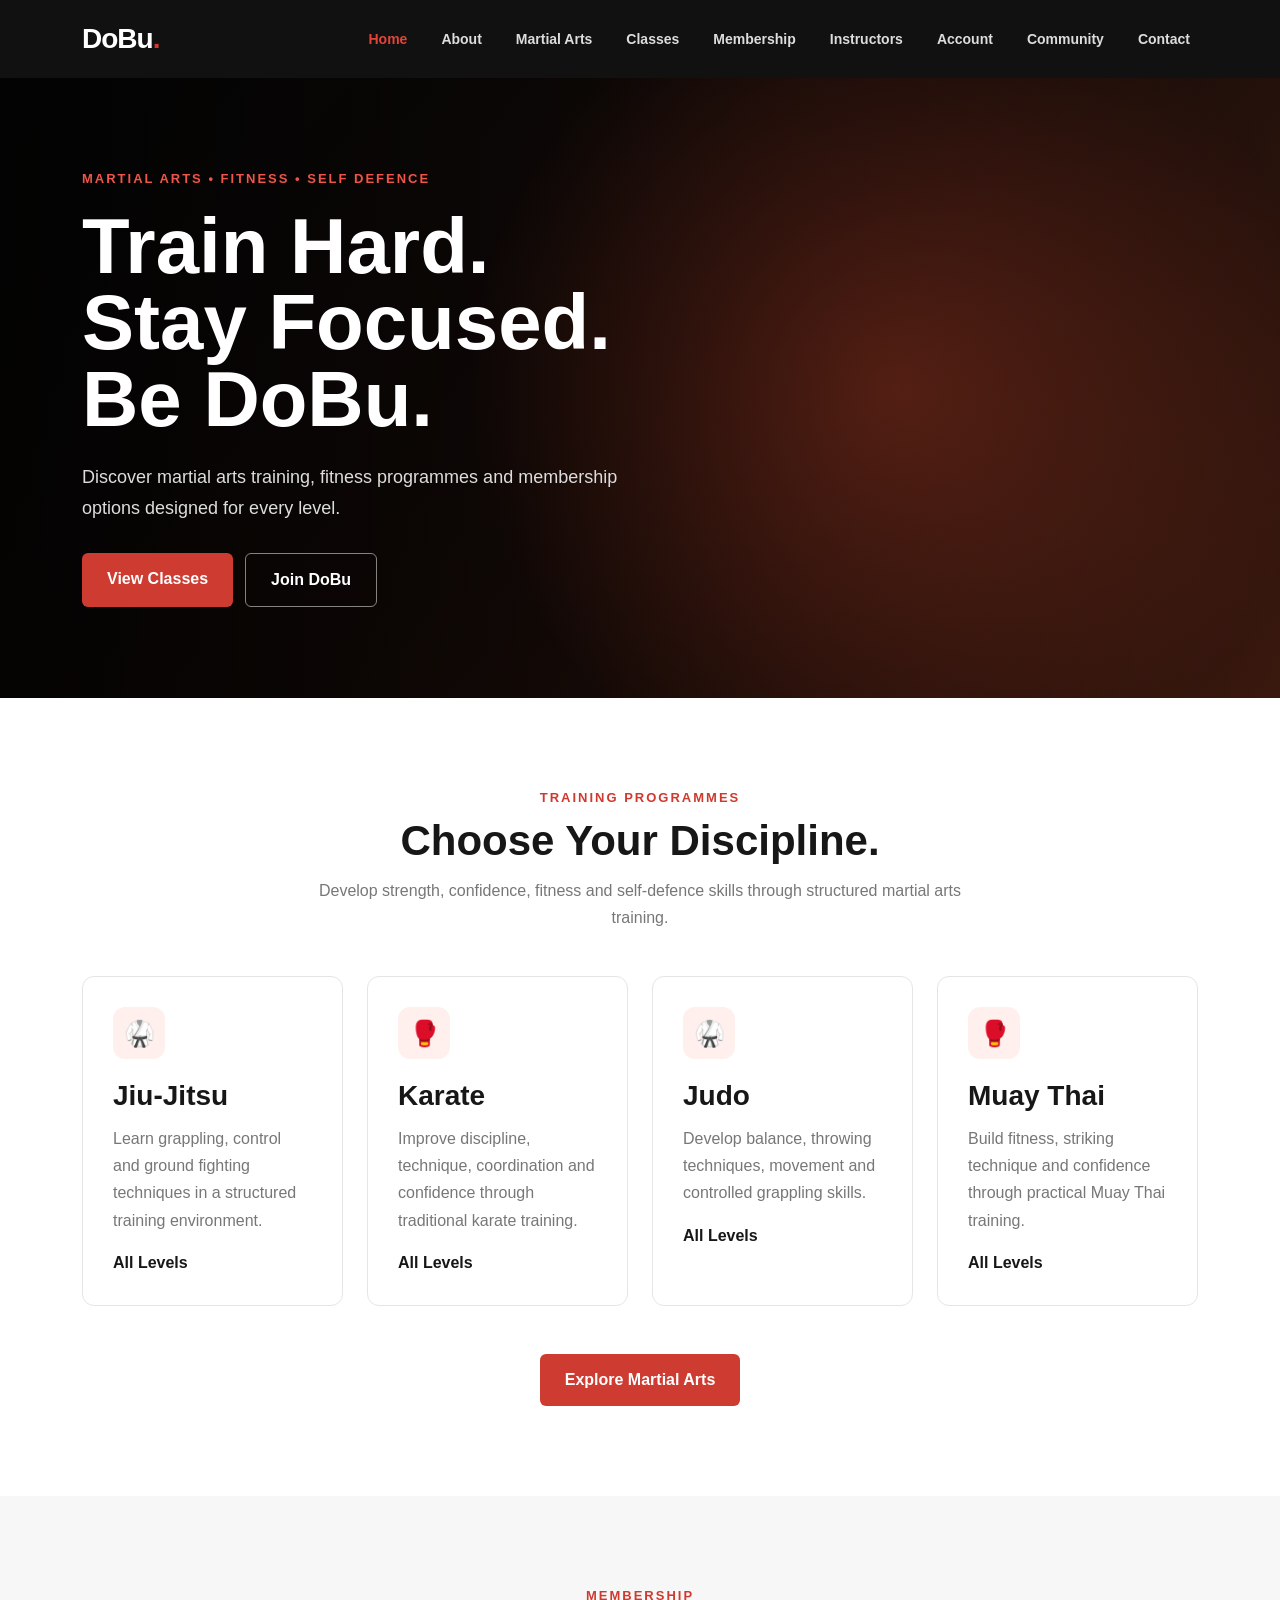
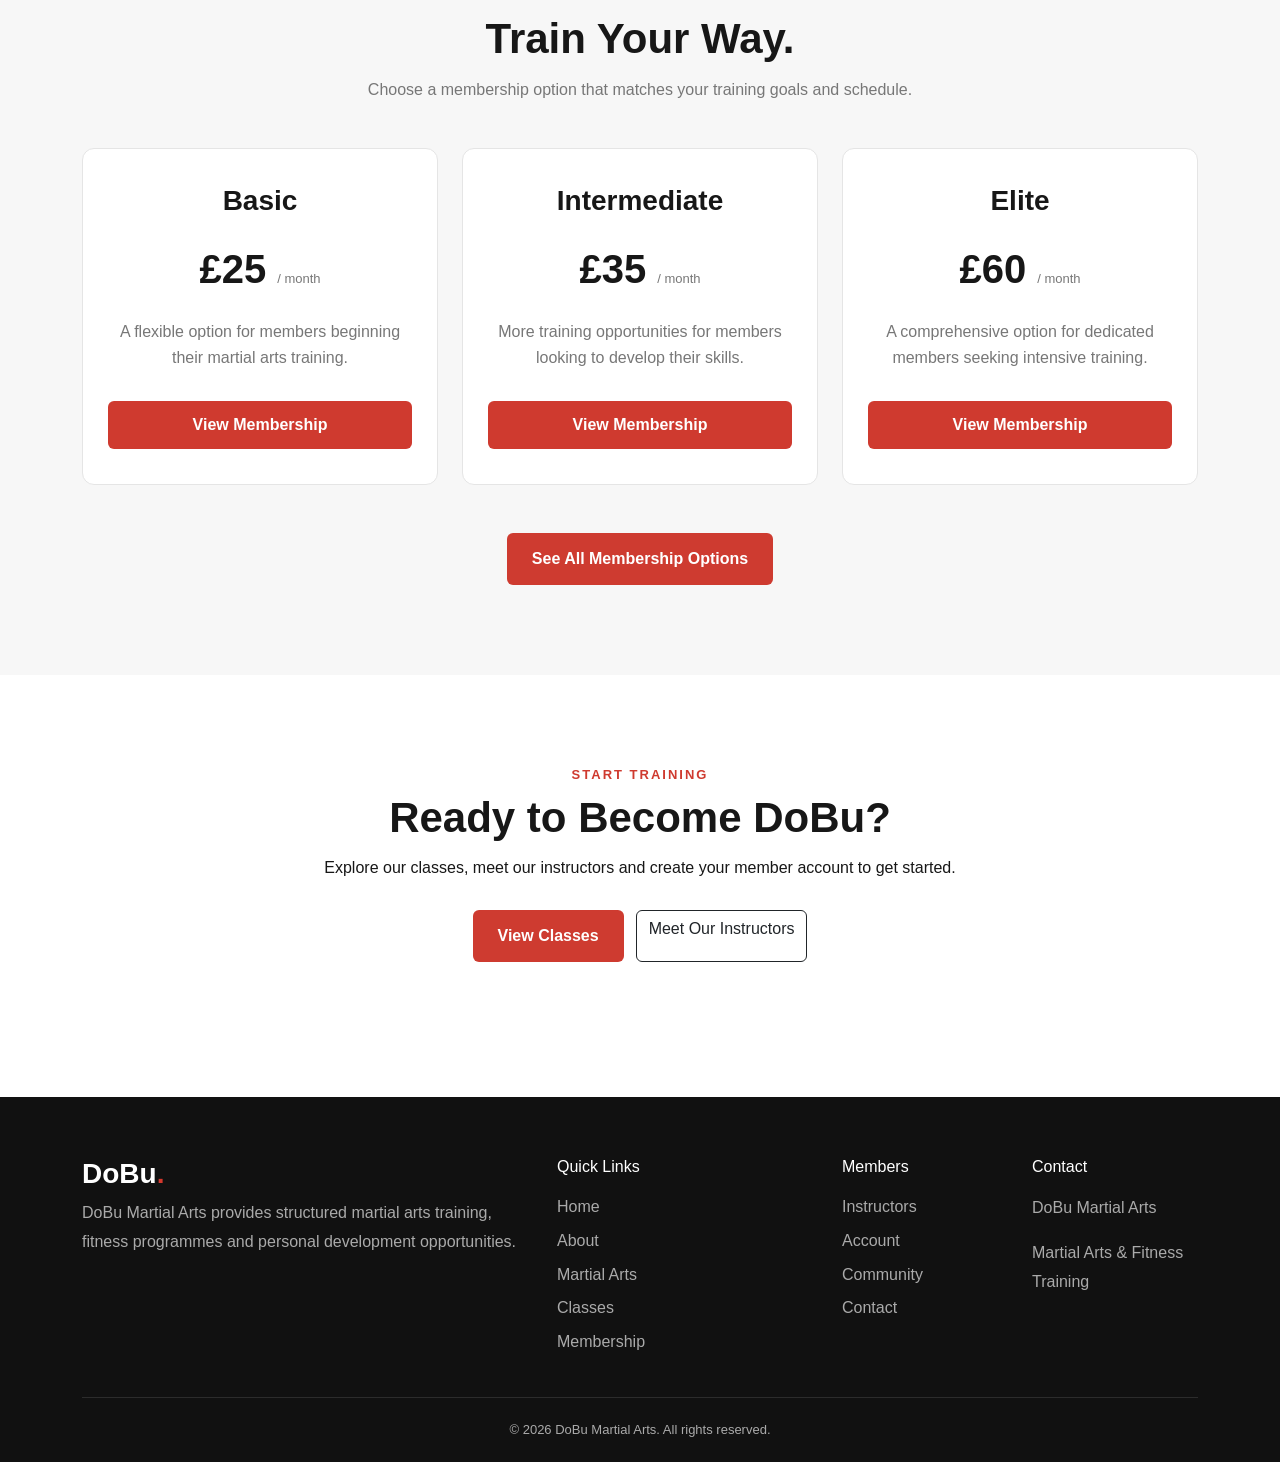
<file: home.html>
<!DOCTYPE html>
<html lang="en">

<head>

    <meta charset="UTF-8">

    <meta
        name="viewport"
        content="width=device-width, initial-scale=1.0"
    >

    <title>DoBu Martial Arts - Home</title>


    <!-- Bootstrap 5.3.3 -->

    <link
        href="https://cdn.jsdelivr.net/npm/bootstrap@5.3.3/dist/css/bootstrap.min.css"
        rel="stylesheet"
    >


    <!-- Custom CSS -->

    <link
        rel="stylesheet"
        href="style.css"
    >

</head>


<body>


<!-- =====================================================
     NAVIGATION
===================================================== -->

<nav class="navbar navbar-expand-lg dobu-navbar">

    <div class="container">


        <!-- Logo -->

        <a
            class="navbar-brand dobu-logo text-white"
            href="home.html"
        >
            DoBu<span>.</span>
        </a>


        <!-- Mobile Menu Button -->

        <button
            class="navbar-toggler"
            type="button"
            data-bs-toggle="collapse"
            data-bs-target="#mainNavigation"
            aria-controls="mainNavigation"
            aria-expanded="false"
            aria-label="Toggle navigation"
        >

            <span class="navbar-toggler-icon"></span>

        </button>


        <!-- Navigation Links -->

        <div
            class="collapse navbar-collapse"
            id="mainNavigation"
        >

            <ul class="navbar-nav ms-auto">


                <!-- Home -->

                <li class="nav-item">

                    <a
                        class="nav-link active"
                        href="home.html"
                        aria-current="page"
                    >
                        Home
                    </a>

                </li>


                <!-- About -->

                <li class="nav-item">

                    <a
                        class="nav-link"
                        href="about.html"
                    >
                        About
                    </a>

                </li>


                <!-- Martial Arts -->

                <li class="nav-item">

                    <a
                        class="nav-link"
                        href="martial-arts.html"
                    >
                        Martial Arts
                    </a>

                </li>


                <!-- Classes -->

                <li class="nav-item">

                    <a
                        class="nav-link"
                        href="classes.html"
                    >
                        Classes
                    </a>

                </li>


                <!-- Membership -->

                <li class="nav-item">

                    <a
                        class="nav-link"
                        href="membership.html"
                    >
                        Membership
                    </a>

                </li>


                <!-- Instructors -->

                <li class="nav-item">

                    <a
                        class="nav-link"
                        href="instructors.html"
                    >
                        Instructors
                    </a>

                </li>


                <!-- Account -->

                <li class="nav-item">

                    <a
                        class="nav-link"
                        href="account.html"
                    >
                        Account
                    </a>

                </li>


                <!-- Community -->

                <li class="nav-item">

                    <a
                        class="nav-link"
                        href="forum.html"
                    >
                        Community
                    </a>

                </li>


                <!-- Contact -->

                <li class="nav-item">

                    <a
                        class="nav-link"
                        href="contact.html"
                    >
                        Contact
                    </a>

                </li>
                </ul>

        </div>

    </div>

</nav>



<!-- =====================================================
     HERO SECTION
===================================================== -->

<section class="hero-section">


    <!-- Background Overlay -->

    <div class="hero-overlay"></div>


    <div class="container">

        <div class="hero-content">


            <p class="hero-small-title">
                MARTIAL ARTS • FITNESS • SELF DEFENCE
            </p>


            <h1>
                Train Hard.<br>
                Stay Focused.<br>
                Be DoBu.
            </h1>


            <p class="hero-description">

                Discover martial arts training, fitness programmes
                and membership options designed for every level.

            </p>


            <div class="hero-buttons">


                <!-- Classes Button -->

                <a
                    href="classes.html"
                    class="btn main-button text-white"
                >
                    View Classes
                </a>


                <!-- Account Button -->

                <a
                    href="account.html"
                    class="btn account-button"
                >
                    Join DoBu
                </a>


            </div>

        </div>

    </div>

</section>



<!-- =====================================================
     MARTIAL ARTS PROGRAMMES
===================================================== -->

<section class="martial-section">


    <div class="container">


        <!-- Section Heading -->

        <div class="section-heading">

            <p class="section-small-title">
                TRAINING PROGRAMMES
            </p>

            <h2>
                Choose Your Discipline.
            </h2>

            <p>
                Develop strength, confidence, fitness and
                self-defence skills through structured martial
                arts training.
            </p>

        </div>



        <!-- Martial Arts Cards -->

        <div class="row g-4">


            <!-- Jiu-Jitsu -->

            <div class="col-md-6 col-lg-3">

                <div class="martial-card">

                    <div class="martial-icon">
                        🥋
                    </div>

                    <h3>
                        Jiu-Jitsu
                    </h3>

                    <p>
                        Learn grappling, control and ground
                        fighting techniques in a structured
                        training environment.
                    </p>

                    <strong>
                        All Levels
                    </strong>

                </div>

            </div>



            <!-- Karate -->

            <div class="col-md-6 col-lg-3">

                <div class="martial-card">

                    <div class="martial-icon">
                        🥊
                    </div>

                    <h3>
                        Karate
                    </h3>

                    <p>
                        Improve discipline, technique,
                        coordination and confidence through
                        traditional karate training.
                    </p>

                    <strong>
                        All Levels
                    </strong>

                </div>

            </div>



            <!-- Judo -->

            <div class="col-md-6 col-lg-3">

                <div class="martial-card">

                    <div class="martial-icon">
                        🥋
                    </div>

                    <h3>
                        Judo
                    </h3>

                    <p>
                        Develop balance, throwing techniques,
                        movement and controlled grappling skills.
                    </p>

                    <strong>
                        All Levels
                    </strong>

                </div>

            </div>



            <!-- Muay Thai -->
            <div class="col-md-6 col-lg-3">

                <div class="martial-card">

                    <div class="martial-icon">
                        🥊
                    </div>

                    <h3>
                        Muay Thai
                    </h3>

                    <p>
                        Build fitness, striking technique and
                        confidence through practical Muay Thai
                        training.
                    </p>

                    <strong>
                        All Levels
                    </strong>

                </div>

            </div>


        </div>



        <!-- View Martial Arts -->

        <div class="text-center mt-5">

            <a
                href="martial-arts.html"
                class="btn main-button text-white"
            >
                Explore Martial Arts
            </a>

        </div>


    </div>

</section>



<!-- =====================================================
     MEMBERSHIP SECTION
===================================================== -->

<section class="membership-section">


    <div class="container">


        <!-- Section Heading -->

        <div class="section-heading">

            <p class="section-small-title">
                MEMBERSHIP
            </p>

            <h2>
                Train Your Way.
            </h2>

            <p>
                Choose a membership option that matches your
                training goals and schedule.
            </p>

        </div>



        <!-- Membership Cards -->

        <div class="row g-4">


            <!-- BASIC -->

            <div class="col-md-4">

                <div class="membership-card">

                    <h3>
                        Basic
                    </h3>

                    <div class="membership-price">
                        £25
                        <span>
                            / month
                        </span>
                    </div>

                    <p>
                        A flexible option for members beginning
                        their martial arts training.
                    </p>

                    <a
                        href="membership.html"
                        class="btn membership-button text-white"
                    >
                        View Membership
                    </a>

                </div>

            </div>



            <!-- INTERMEDIATE -->

            <div class="col-md-4">

                <div class="membership-card">

                    <h3>
                        Intermediate
                    </h3>

                    <div class="membership-price">
                        £35
                        <span>
                            / month
                        </span>
                    </div>

                    <p>
                        More training opportunities for members
                        looking to develop their skills.
                    </p>

                    <a
                        href="membership.html"
                        class="btn membership-button text-white"
                    >
                        View Membership
                    </a>

                </div>

            </div>



            <!-- ELITE -->

            <div class="col-md-4">

                <div class="membership-card">

                    <h3>
                        Elite
                    </h3>

                    <div class="membership-price">
                        £60
                        <span>
                            / month
                        </span>
                    </div>

                    <p>
                        A comprehensive option for dedicated
                        members seeking intensive training.
                    </p>

                    <a
                        href="membership.html"
                        class="btn membership-button text-white"
                    >
                        View Membership
                    </a>
                    </div>

            </div>


        </div>



        <!-- Membership Page Button -->

        <div class="text-center mt-5">

            <a
                href="membership.html"
                class="btn main-button text-white"
            >
                See All Membership Options
            </a>

        </div>


    </div>

</section>



<!-- =====================================================
     CALL TO ACTION
===================================================== -->

<section class="martial-section">


    <div class="container">


        <div class="section-heading">


            <p class="section-small-title">
                START TRAINING
            </p>


            <h2>
                Ready to Become DoBu?
            </h2>


            <p>
                Explore our classes, meet our instructors and
                create your member account to get started.
            </p>


            <div class="hero-buttons justify-content-center">


                <a
                    href="classes.html"
                    class="btn main-button text-white"
                >
                    View Classes
                </a>


                <a
                    href="instructors.html"
                    class="btn btn-outline-dark"
                >
                    Meet Our Instructors
                </a>


            </div>


        </div>

    </div>

</section>



<!-- =====================================================
     FOOTER
===================================================== -->

<footer class="footer">


    <div class="container">


        <div class="row g-4">


            <!-- Brand -->

            <div class="col-lg-5">


                <h3>
                    DoBu<span style="color:#d4382d;">.</span>
                </h3>


                <p>

                    DoBu Martial Arts provides structured
                    martial arts training, fitness programmes
                    and personal development opportunities.

                </p>


            </div>



            <!-- Quick Links -->

            <div class="col-md-4 col-lg-3">


                <h4>
                    Quick Links
                </h4>


                <a href="home.html">
                    Home
                </a>

                <a href="about.html">
                    About
                </a>

                <a href="martial-arts.html">
                    Martial Arts
                </a>

                <a href="classes.html">
                    Classes
                </a>

                <a href="membership.html">
                    Membership
                </a>


            </div>



            <!-- Member Links -->

            <div class="col-md-4 col-lg-2">


                <h4>
                    Members
                </h4>


                <a href="instructors.html">
                    Instructors
                </a>

                <a href="account.html">
                    Account
                </a>

                <a href="forum.html">
                    Community
                </a>

                <a href="contact.html">
                    Contact
                </a>


            </div>



            <!-- Contact -->

            <div class="col-md-4 col-lg-2">


                <h4>
                    Contact
                </h4>


                <p>
                    DoBu Martial Arts
                </p>


                <p>
                    Martial Arts & Fitness Training
                </p>


            </div>


        </div>



        <!-- Footer Bottom -->

        <div class="footer-bottom">


            <p>
                © 2026 DoBu Martial Arts. All rights reserved.
            </p>


        </div>


    </div>

</footer>



<!-- =====================================================
     BOOTSTRAP JAVASCRIPT
===================================================== -->

<script
    src="https://cdn.jsdelivr.net/npm/bootstrap@5.3.3/dist/js/bootstrap.bundle.min.js"
></script>
</body>

</html>
</file>
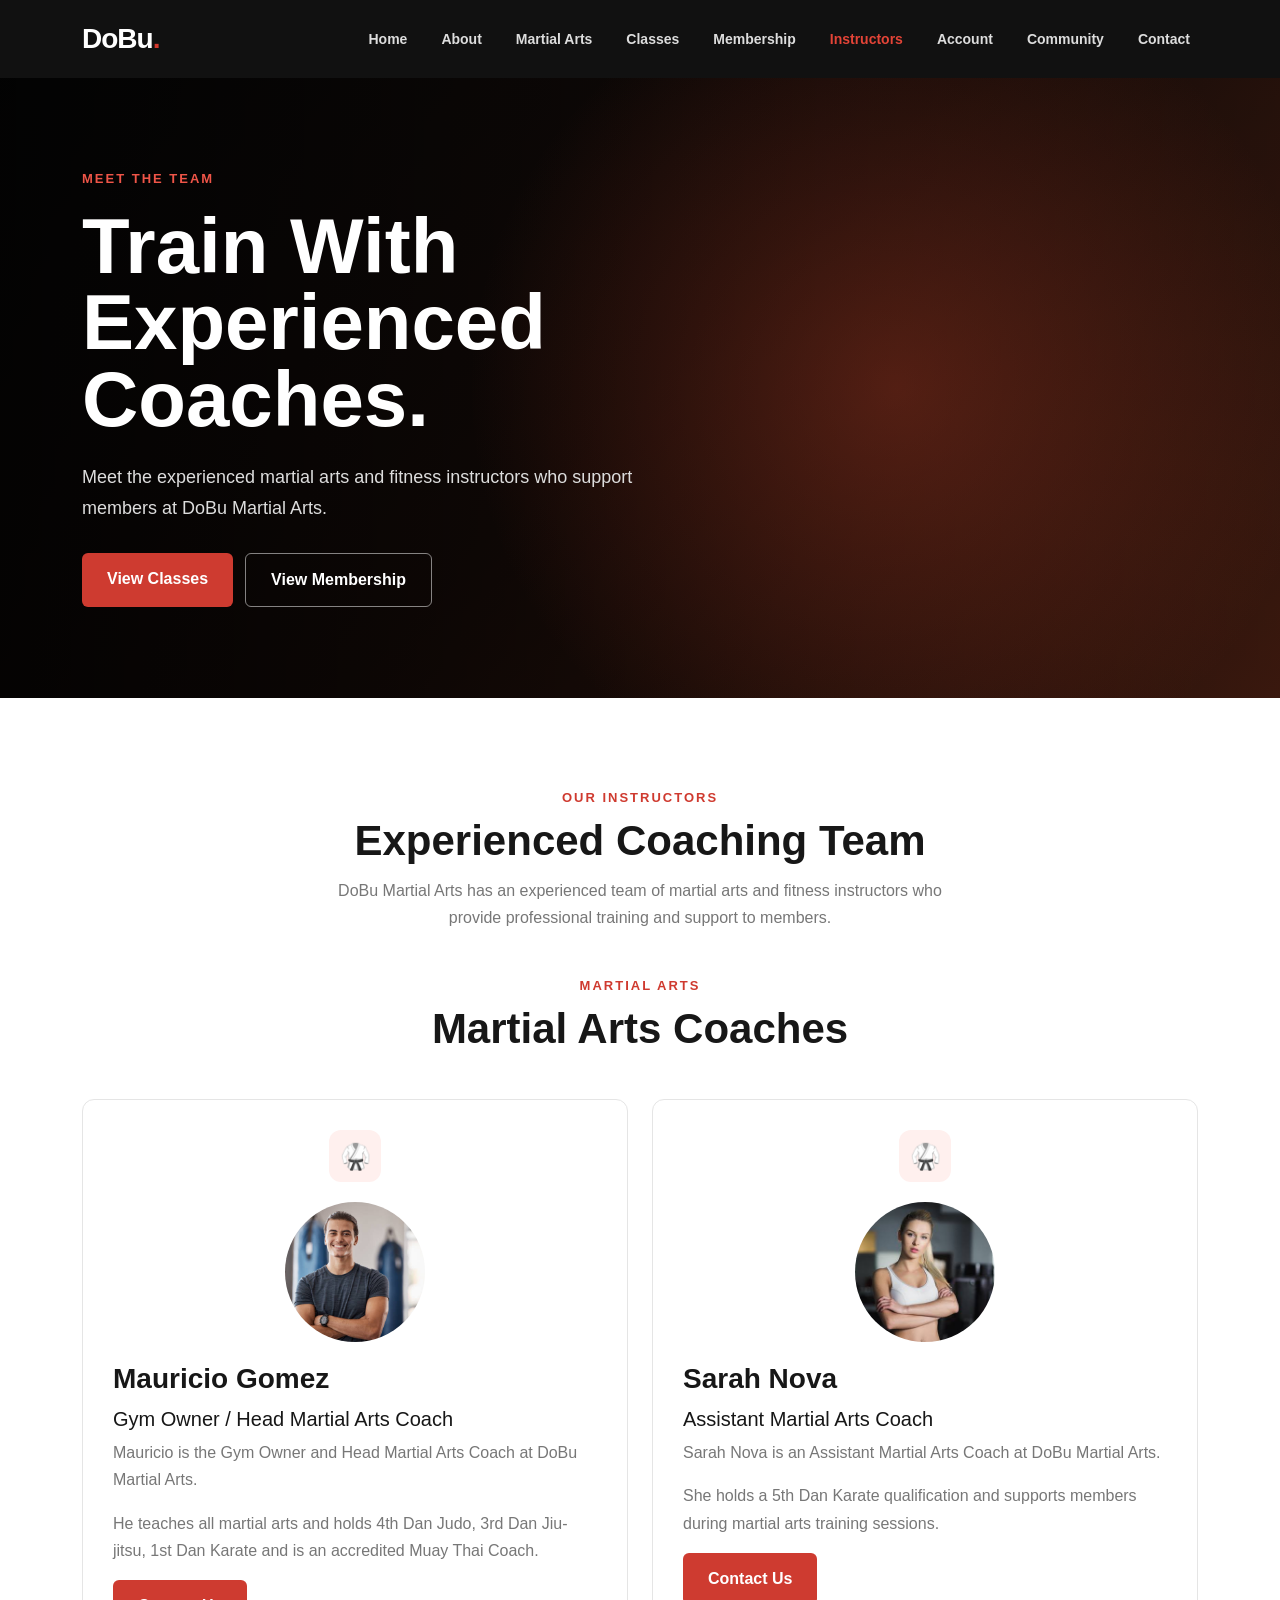
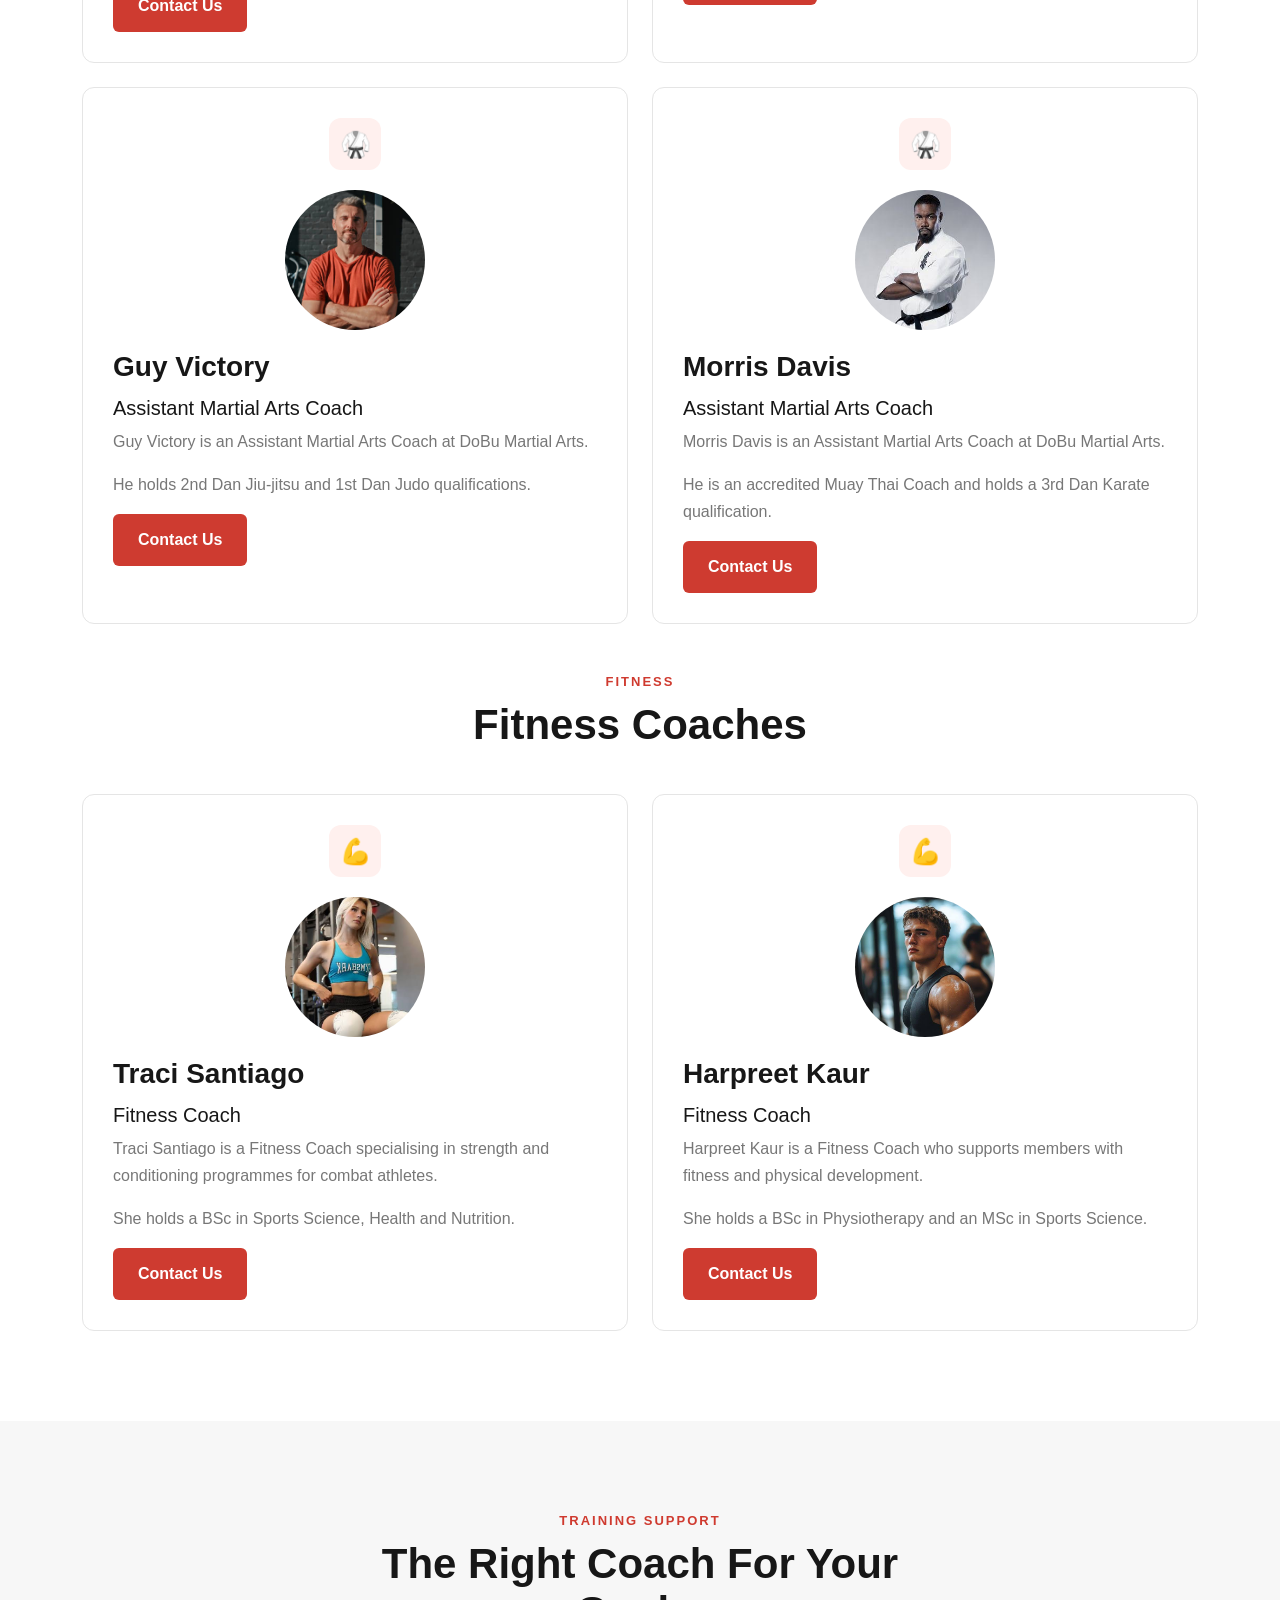
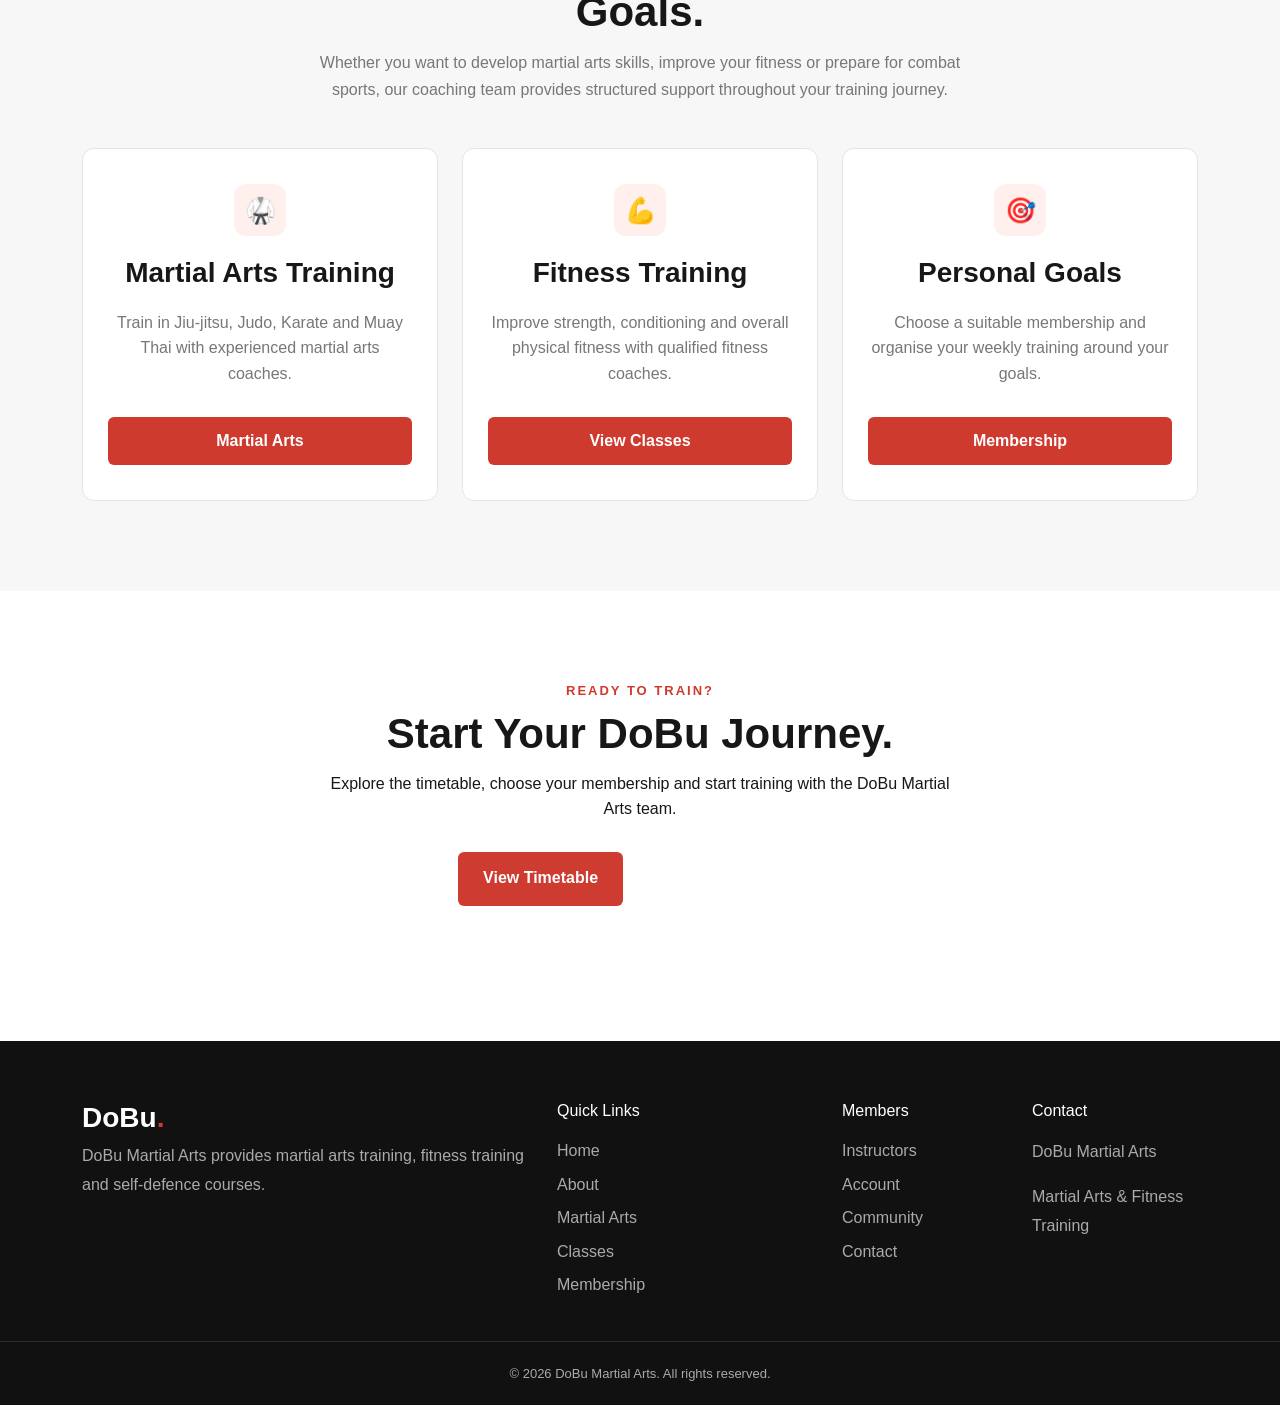
<file: instructors.html>
<!DOCTYPE html>
<html lang="en">

<head>

    <meta charset="UTF-8">

    <meta
        name="viewport"
        content="width=device-width, initial-scale=1.0"
    >

    <title>DoBu Martial Arts - Instructors</title>


    <!-- Bootstrap 5.3.3 -->

    <link
        href="https://cdn.jsdelivr.net/npm/bootstrap@5.3.3/dist/css/bootstrap.min.css"
        rel="stylesheet"
    >


    <!-- Custom CSS -->

    <link
        rel="stylesheet"
        href="style.css"
    >

</head>


<body>


<!-- =====================================================
     NAVIGATION
===================================================== -->

<nav class="navbar navbar-expand-lg dobu-navbar">

    <div class="container">


        <!-- Logo -->

        <a
            class="navbar-brand dobu-logo text-white"
            href="home.html"
        >
            DoBu<span>.</span>
        </a>


        <!-- Mobile Menu -->

        <button
            class="navbar-toggler"
            type="button"
            data-bs-toggle="collapse"
            data-bs-target="#mainNavigation"
            aria-controls="mainNavigation"
            aria-expanded="false"
            aria-label="Toggle navigation"
        >

            <span class="navbar-toggler-icon"></span>

        </button>


        <!-- Navigation -->

        <div
            class="collapse navbar-collapse"
            id="mainNavigation"
        >

            <ul class="navbar-nav ms-auto">


                <li class="nav-item">

                    <a
                        class="nav-link"
                        href="home.html"
                    >
                        Home
                    </a>

                </li>


                <li class="nav-item">

                    <a
                        class="nav-link"
                        href="about.html"
                    >
                        About
                    </a>

                </li>


                <li class="nav-item">

                    <a
                        class="nav-link"
                        href="martial-arts.html"
                    >
                        Martial Arts
                    </a>

                </li>


                <li class="nav-item">

                    <a
                        class="nav-link"
                        href="classes.html"
                    >
                        Classes
                    </a>

                </li>


                <li class="nav-item">

                    <a
                        class="nav-link"
                        href="membership.html"
                    >
                        Membership
                    </a>

                </li>


                <li class="nav-item">

                    <a
                        class="nav-link active"
                        href="instructors.html"
                        aria-current="page"
                    >
                        Instructors
                    </a>

                </li>


                <li class="nav-item">

                    <a
                        class="nav-link"
                        href="account.html"
                    >
                        Account
                    </a>

                </li>


                <li class="nav-item">

                    <a
                        class="nav-link"
                        href="forum.html"
                    >
                        Community
                    </a>

                </li>


                <li class="nav-item">

                    <a
                        class="nav-link"
                        href="contact.html"
                    >
                        Contact
                    </a>

                </li>


            </ul>

        </div>

    </div>

</nav>



<!-- =====================================================
     HERO
===================================================== -->

<section class="hero-section">

    <div class="hero-overlay"></div>


    <div class="container">

        <div class="hero-content">
            <p class="hero-small-title">
                MEET THE TEAM
            </p>


            <h1>
                Train With<br>
                Experienced Coaches.
            </h1>


            <p class="hero-description">

                Meet the experienced martial arts and fitness
                instructors who support members at DoBu Martial Arts.

            </p>


            <div class="hero-buttons">


                <a
                    href="classes.html"
                    class="btn main-button text-white"
                >
                    View Classes
                </a>


                <a
                    href="membership.html"
                    class="btn account-button"
                >
                    View Membership
                </a>


            </div>

        </div>

    </div>

</section>



<!-- =====================================================
     INSTRUCTORS INTRODUCTION
===================================================== -->

<section class="martial-section">


    <div class="container">


        <div class="section-heading">

            <p class="section-small-title">
                OUR INSTRUCTORS
            </p>


            <h2>
                Experienced Coaching Team
            </h2>


            <p>
                DoBu Martial Arts has an experienced team of
                martial arts and fitness instructors who provide
                professional training and support to members.
            </p>

        </div>


        <!-- =================================================
             MARTIAL ARTS COACHES
        ================================================== -->

        <div class="mb-5">

            <div class="section-heading">

                <p class="section-small-title">
                    MARTIAL ARTS
                </p>


                <h2>
                    Martial Arts Coaches
                </h2>

            </div>


            <div class="row g-4">


                <!-- Mauricio Gomez -->

                <div class="col-md-6">

                    <div class="martial-card h-100">


                        <div class="martial-icon mx-auto">
                            🥋
                        </div>
                        <img
                            src="images/MauricioGomez.jpg"
                            alt="Mauricio Gomez"
                            class="instructor-image"
                        >

                        <h3>
                            Mauricio Gomez
                        </h3>

                    


                        <h5>
                            Gym Owner / Head Martial Arts Coach
                        </h5>


                        <p>
                            Mauricio is the Gym Owner and Head
                            Martial Arts Coach at DoBu Martial Arts.
                        </p>


                        <p>
                            He teaches all martial arts and holds
                            4th Dan Judo, 3rd Dan Jiu-jitsu,
                            1st Dan Karate and is an accredited
                            Muay Thai Coach.
                        </p>


                        <a
                            href="contact.html"
                            class="btn main-button text-white"
                        >
                            Contact Us
                        </a>


                    </div>

                </div>



                <!-- Sarah Nova -->

                <div class="col-md-6">

                    <div class="martial-card h-100">


                        <div class="martial-icon mx-auto">
                            🥋
                        </div>

                        <img
                            src="images/SarahNova.jpg"
                            alt="Sarah Nova"
                            class="instructor-image"
                        >


                        <h3>
                            Sarah Nova
                        </h3>


                        <h5>
                            Assistant Martial Arts Coach
                        </h5>


                        <p>
                            Sarah Nova is an Assistant Martial Arts
                            Coach at DoBu Martial Arts.
                        </p>
                        <p>
                            She holds a 5th Dan Karate qualification
                            and supports members during martial arts
                            training sessions.
                        </p>


                        <a
                            href="contact.html"
                            class="btn main-button text-white"
                        >
                            Contact Us
                        </a>


                    </div>

                </div>



                <!-- Guy Victory -->

                <div class="col-md-6">

                    <div class="martial-card h-100">


                        <div class="martial-icon mx-auto">
                            🥋
                        </div>

                        <img
                            src="images/GuyVictory.jpg"
                            alt="Guy Victory"
                            class="instructor-image"
                        >

                        <h3>
                            Guy Victory
                        </h3>

                        <h5>
                            Assistant Martial Arts Coach
                        </h5>


                        <p>
                            Guy Victory is an Assistant Martial Arts
                            Coach at DoBu Martial Arts.
                        </p>


                        <p>
                            He holds 2nd Dan Jiu-jitsu and
                            1st Dan Judo qualifications.
                        </p>


                        <a
                            href="contact.html"
                            class="btn main-button text-white"
                        >
                            Contact Us
                        </a>


                    </div>

                </div>



                <!-- Morris Davis -->

                <div class="col-md-6">

                    <div class="martial-card h-100">


                        <div class="martial-icon mx-auto">
                            🥋
                        </div>
                        <img
                        src="images/MorrisDavis.jpg"
                        alt="Morris Davis"
                        class="instructor-image"
                        >

                        <h3>
                            Morris Davis
                        </h3>


                        <h5>
                            Assistant Martial Arts Coach
                        </h5>


                        <p>
                            Morris Davis is an Assistant Martial Arts
                            Coach at DoBu Martial Arts.
                        </p>


                        <p>
                            He is an accredited Muay Thai Coach and
                            holds a 3rd Dan Karate qualification.
                        </p>


                        <a
                            href="contact.html"
                            class="btn main-button text-white"
                        >
                            Contact Us
                        </a>


                    </div>

                </div>


            </div>

        </div>



        <!-- =================================================
             FITNESS COACHES
        ================================================== -->

        <div class="mt-5">

            <div class="section-heading">

                <p class="section-small-title">
                    FITNESS
                </p>


                <h2>
                    Fitness Coaches
                </h2>

            </div>


            <div class="row g-4">


                <!-- Traci Santiago -->

                <div class="col-md-6">

                    <div class="martial-card h-100">


                        <div class="martial-icon mx-auto">
                            💪
                        </div>

                        <img
                        src="images/TraciSantiago.jpg"
                        alt="Traci Santiago"
                        class="instructor-image"
                        >

                        <h3>
                            Traci Santiago
                        </h3>


                        <h5>
                            Fitness Coach
                        </h5>


                        <p>
                            Traci Santiago is a Fitness Coach
                            specialising in strength and
                            conditioning programmes for combat
                            athletes.
                        </p>
                        <p>
                            She holds a BSc in Sports Science,
                            Health and Nutrition.
                        </p>


                        <a
                            href="contact.html"
                            class="btn main-button text-white"
                        >
                            Contact Us
                        </a>


                    </div>

                </div>



                <!-- Harpreet Kaur -->

                <div class="col-md-6">

                    <div class="martial-card h-100">


                        <div class="martial-icon mx-auto">
                            💪
                        </div>

                        <img
                        src="images/HarpreetKaur.jpg"
                        alt="Harpreet Kaur"
                        class="instructor-image"
                        >

                        <h3>
                            Harpreet Kaur
                        </h3>


                        <h5>
                            Fitness Coach
                        </h5>


                        <p>
                            Harpreet Kaur is a Fitness Coach who
                            supports members with fitness and
                            physical development.
                        </p>


                        <p>
                            She holds a BSc in Physiotherapy and
                            an MSc in Sports Science.
                        </p>


                        <a
                            href="contact.html"
                            class="btn main-button text-white"
                        >
                            Contact Us
                        </a>


                    </div>

                </div>


            </div>

        </div>

    </div>

</section>



<!-- =====================================================
     TRAINING SUPPORT
===================================================== -->

<section class="membership-section">


    <div class="container">


        <div class="section-heading">

            <p class="section-small-title">
                TRAINING SUPPORT
            </p>


            <h2>
                The Right Coach For Your Goals.
            </h2>


            <p>
                Whether you want to develop martial arts skills,
                improve your fitness or prepare for combat sports,
                our coaching team provides structured support
                throughout your training journey.
            </p>

        </div>


        <div class="row g-4">


            <!-- Martial Arts -->

            <div class="col-md-4">

                <div class="membership-card">


                    <div class="martial-icon mx-auto">
                        🥋
                    </div>


                    <h3>
                        Martial Arts Training
                    </h3>


                    <p>
                        Train in Jiu-jitsu, Judo, Karate and
                        Muay Thai with experienced martial arts
                        coaches.
                    </p>


                    <a
                        href="martial-arts.html"
                        class="btn membership-button text-white"
                    >
                        Martial Arts
                    </a>


                </div>

            </div>



            <!-- Fitness -->

            <div class="col-md-4">

                <div class="membership-card">


                    <div class="martial-icon mx-auto">
                        💪
                    </div>


                    <h3>
                        Fitness Training
                    </h3>


                    <p>
                        Improve strength, conditioning and overall
                        physical fitness with qualified fitness
                        coaches.
                    </p>


                    <a
                        href="classes.html"
                        class="btn membership-button text-white"
                    >
                        View Classes
                    </a>


                </div>

            </div>



            <!-- Membership -->
            <div class="col-md-4">

                <div class="membership-card">


                    <div class="martial-icon mx-auto">
                        🎯
                    </div>


                    <h3>
                        Personal Goals
                    </h3>


                    <p>
                        Choose a suitable membership and organise
                        your weekly training around your goals.
                    </p>


                    <a
                        href="membership.html"
                        class="btn membership-button text-white"
                    >
                        Membership
                    </a>


                </div>

            </div>


        </div>

    </div>

</section>



<!-- =====================================================
     CTA
===================================================== -->

<section class="martial-section">


    <div class="container">


        <div class="section-heading">


            <p class="section-small-title">
                READY TO TRAIN?
            </p>


            <h2>
                Start Your DoBu Journey.
            </h2>


            <p>
                Explore the timetable, choose your membership
                and start training with the DoBu Martial Arts team.
            </p>


            <div class="hero-buttons justify-content-center">


                <a
                    href="classes.html"
                    class="btn main-button text-white"
                >
                    View Timetable
                </a>


                <a
                    href="membership.html"
                    class="btn account-button"
                >
                    View Membership
                </a>


            </div>


        </div>

    </div>

</section>



<!-- =====================================================
     FOOTER
===================================================== -->

<footer class="footer">


    <div class="container">


        <div class="row g-4">


            <!-- Brand -->

            <div class="col-lg-5">

                <h3>
                    DoBu<span style="color:#d4382d;">.</span>
                </h3>


                <p>
                    DoBu Martial Arts provides martial arts
                    training, fitness training and self-defence
                    courses.
                </p>

            </div>



            <!-- Quick Links -->

            <div class="col-md-4 col-lg-3">

                <h4>
                    Quick Links
                </h4>


                <a href="home.html">
                    Home
                </a>


                <a href="about.html">
                    About
                </a>


                <a href="martial-arts.html">
                    Martial Arts
                </a>


                <a href="classes.html">
                    Classes
                </a>


                <a href="membership.html">
                    Membership
                </a>

            </div>



            <!-- Members -->

            <div class="col-md-4 col-lg-2">

                <h4>
                    Members
                </h4>


                <a href="instructors.html">
                    Instructors
                </a>


                <a href="account.html">
                    Account
                </a>


                <a href="forum.html">
                    Community
                </a>


                <a href="contact.html">
                    Contact
                </a>

            </div>



            <!-- Contact -->

            <div class="col-md-4 col-lg-2">

                <h4>
                    Contact
                </h4>


                <p>
                    DoBu Martial Arts
                    </p>


                    <p>
                        Martial Arts & Fitness Training
                    </p>

                </div>


            </div>


        </div>



        <div class="footer-bottom">

            <p>
                © 2026 DoBu Martial Arts. All rights reserved.
            </p>

        </div>


    </div>

</footer>



<!-- =====================================================
     BOOTSTRAP JAVASCRIPT
===================================================== -->

<script
    src="https://cdn.jsdelivr.net/npm/bootstrap@5.3.3/dist/js/bootstrap.bundle.min.js"
></script>


<!-- Custom JavaScript -->

<script
    src="script.js"
></script>


</body>

</html>
</file>
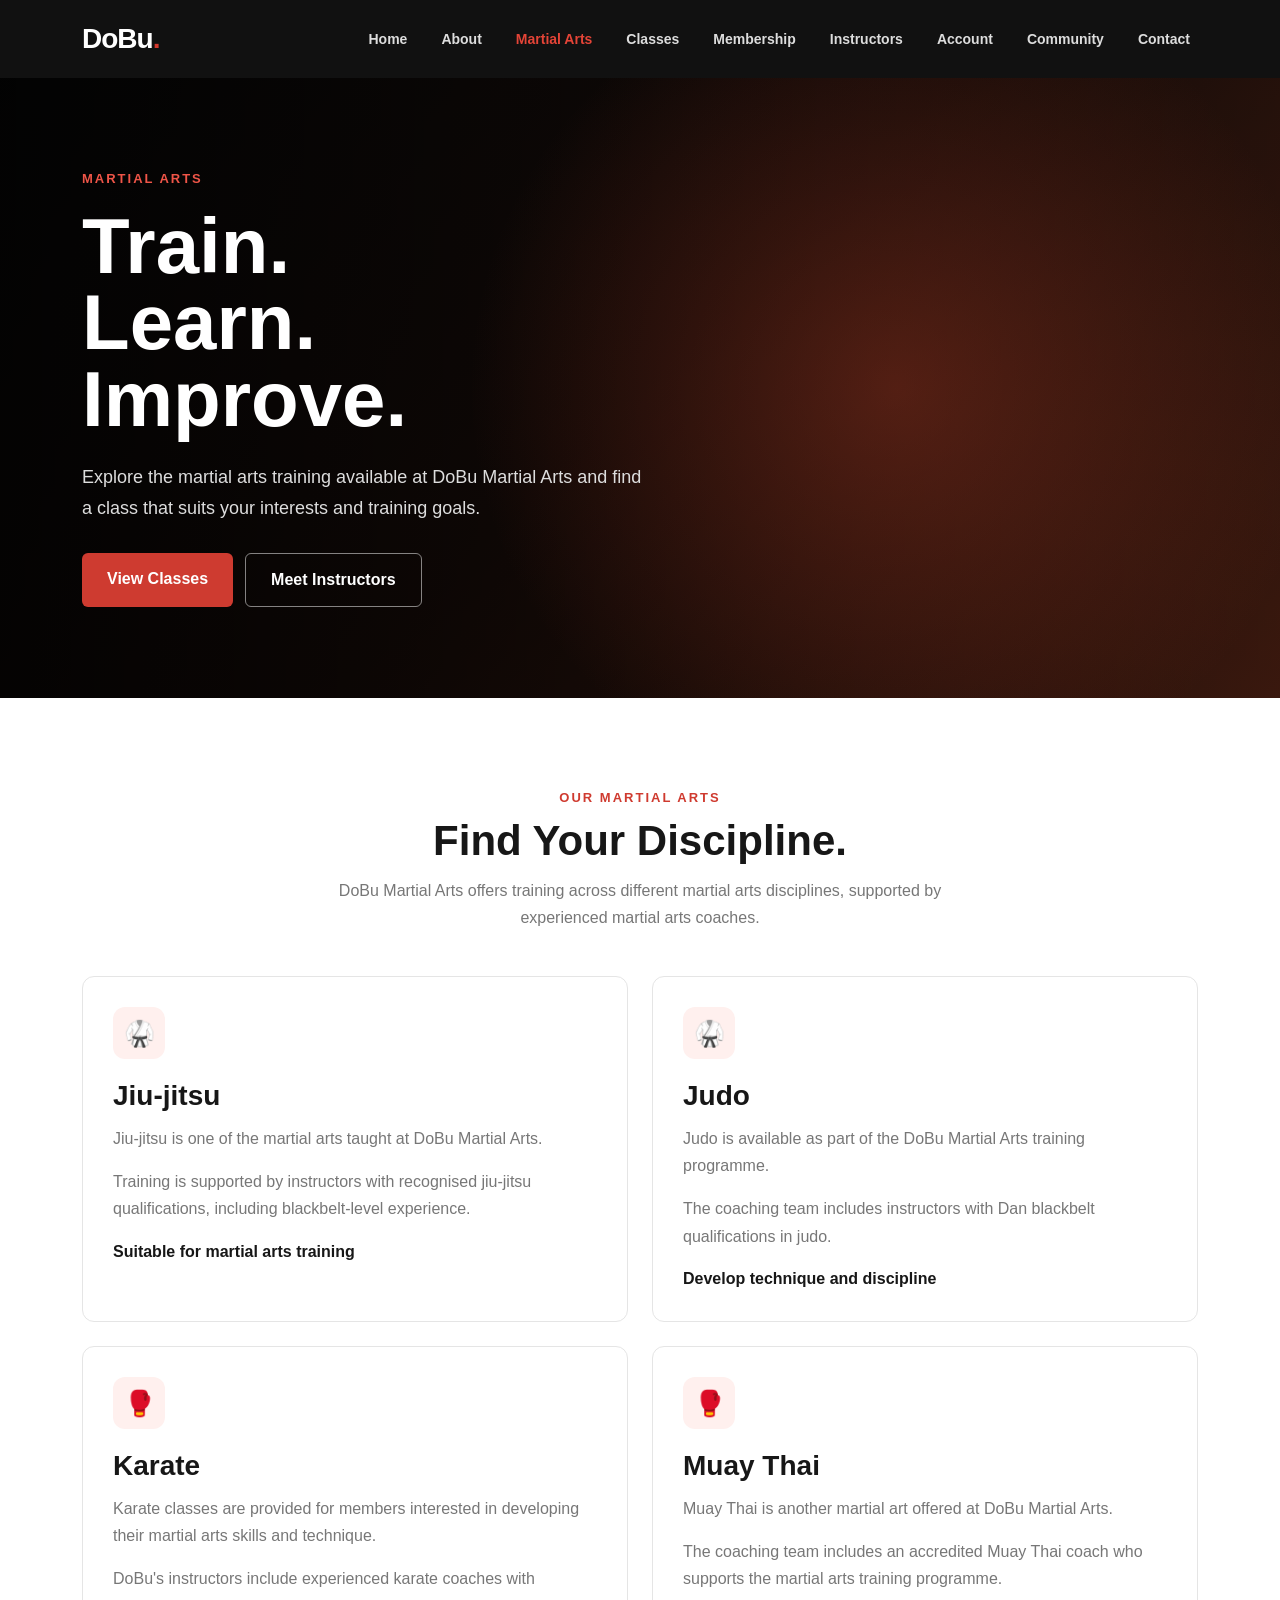
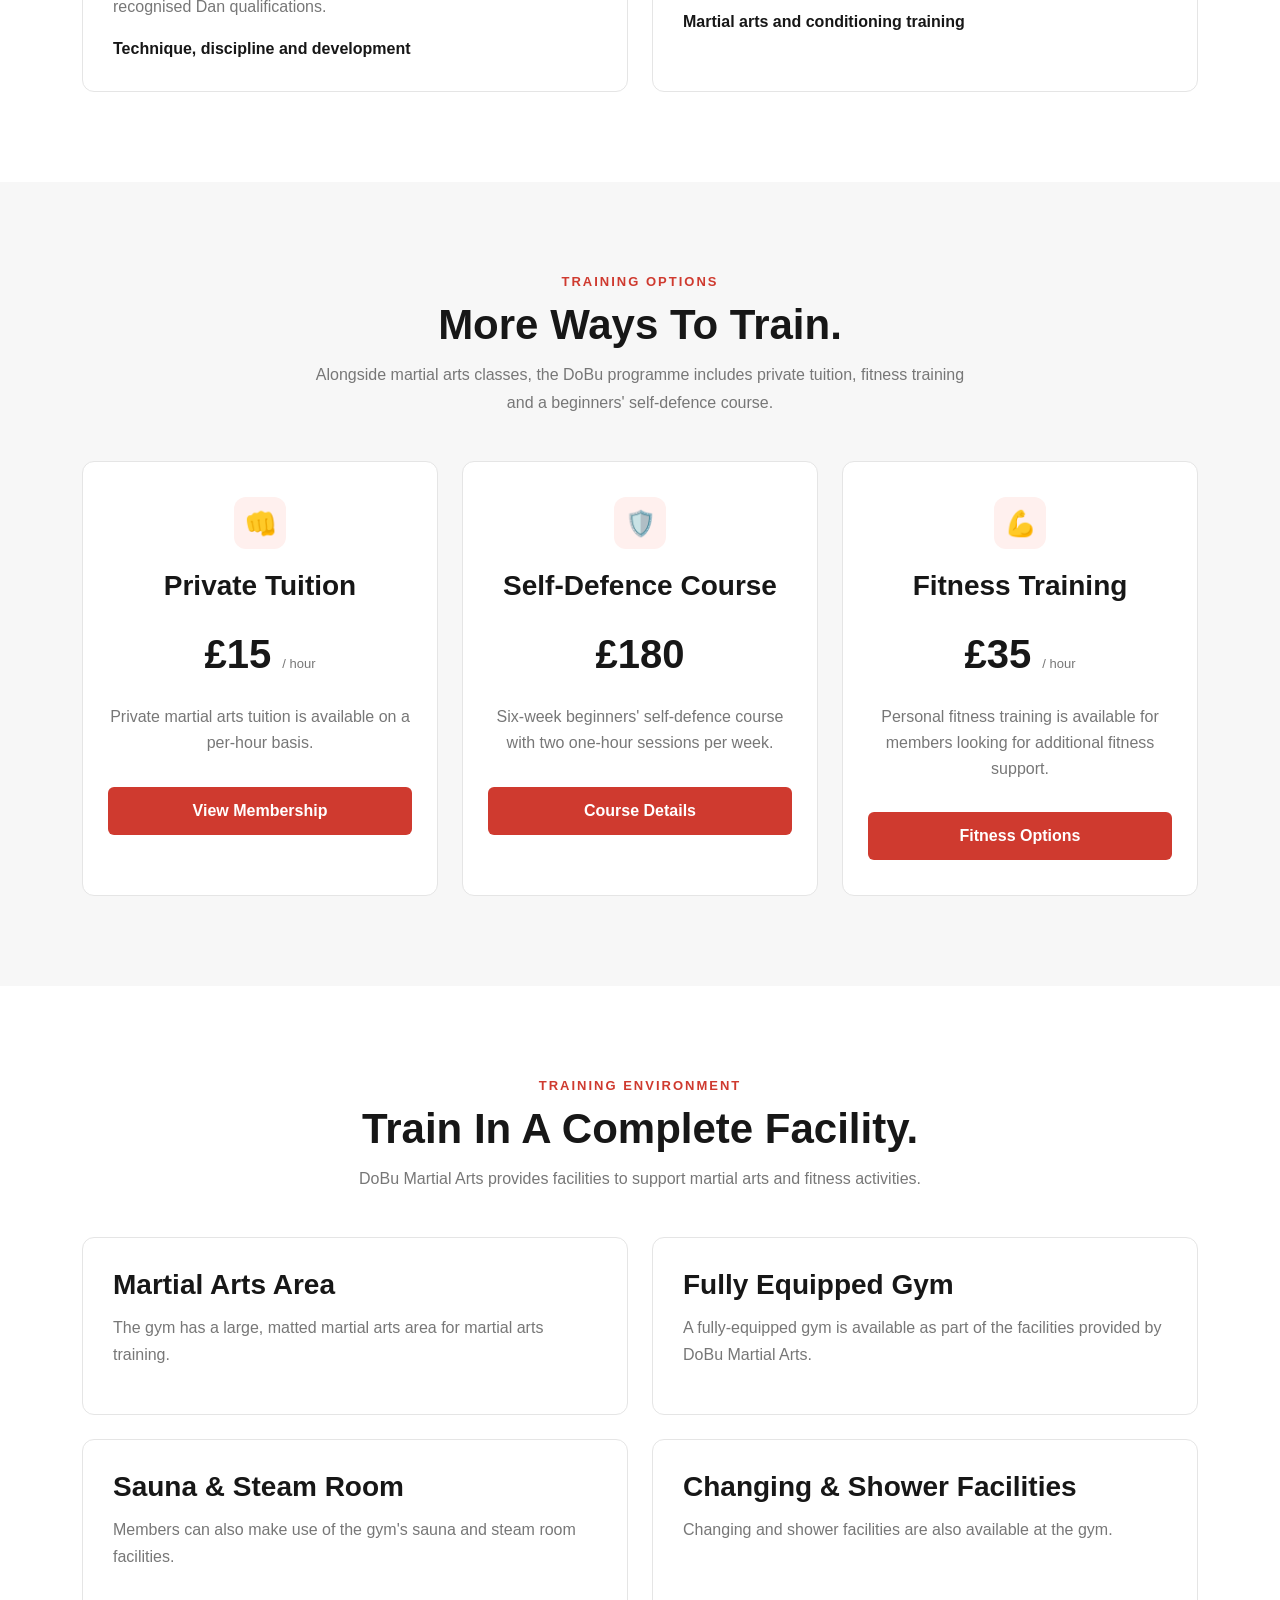
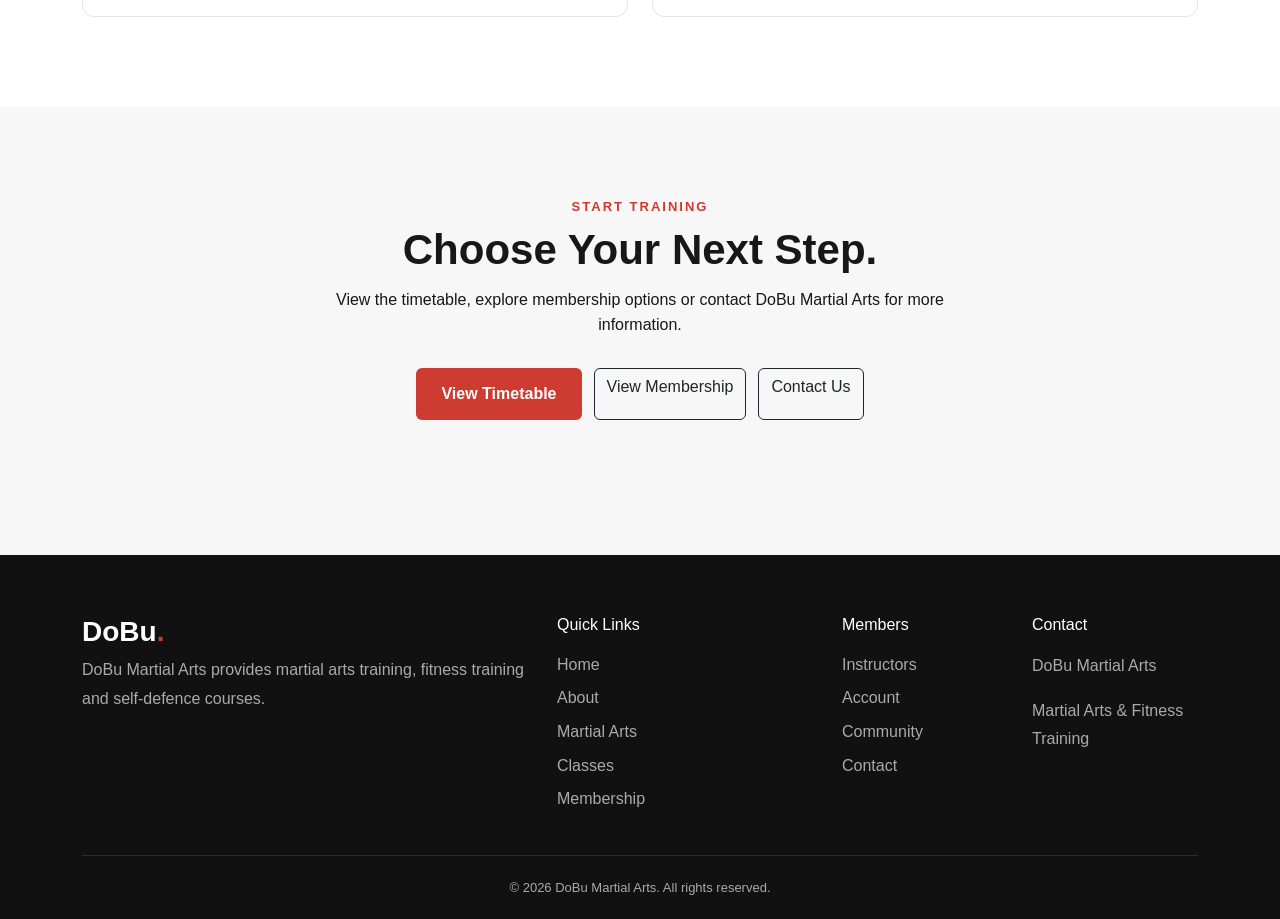
<file: martial-arts.html>
<!DOCTYPE html>
<html lang="en">

<head>

    <meta charset="UTF-8">

    <meta
        name="viewport"
        content="width=device-width, initial-scale=1.0"
    >

    <title>DoBu Martial Arts - Martial Arts</title>


    <!-- Bootstrap 5.3.3 -->

    <link
        href="https://cdn.jsdelivr.net/npm/bootstrap@5.3.3/dist/css/bootstrap.min.css"
        rel="stylesheet"
    >


    <!-- Custom CSS -->

    <link
        rel="stylesheet"
        href="style.css"
    >

</head>


<body>


<!-- =====================================================
     NAVIGATION
===================================================== -->

<nav class="navbar navbar-expand-lg dobu-navbar">

    <div class="container">


        <!-- Logo -->

        <a
            class="navbar-brand dobu-logo text-white"
            href="home.html"
        >
            DoBu<span>.</span>
        </a>


        <!-- Mobile Menu -->

        <button
            class="navbar-toggler"
            type="button"
            data-bs-toggle="collapse"
            data-bs-target="#mainNavigation"
            aria-controls="mainNavigation"
            aria-expanded="false"
            aria-label="Toggle navigation"
        >

            <span class="navbar-toggler-icon"></span>

        </button>


        <!-- Navigation -->

        <div
            class="collapse navbar-collapse"
            id="mainNavigation"
        >

            <ul class="navbar-nav ms-auto">


                <!-- Home -->

                <li class="nav-item">

                    <a
                        class="nav-link"
                        href="home.html"
                    >
                        Home
                    </a>

                </li>


                <!-- About -->

                <li class="nav-item">

                    <a
                        class="nav-link"
                        href="about.html"
                    >
                        About
                    </a>

                </li>


                <!-- Martial Arts -->

                <li class="nav-item">

                    <a
                        class="nav-link active"
                        href="martial-arts.html"
                        aria-current="page"
                    >
                        Martial Arts
                    </a>

                </li>


                <!-- Classes -->

                <li class="nav-item">

                    <a
                        class="nav-link"
                        href="classes.html"
                    >
                        Classes
                    </a>

                </li>


                <!-- Membership -->

                <li class="nav-item">

                    <a
                        class="nav-link"
                        href="membership.html"
                    >
                        Membership
                    </a>

                </li>


                <!-- Instructors -->

                <li class="nav-item">

                    <a
                        class="nav-link"
                        href="instructors.html"
                    >
                        Instructors
                    </a>

                </li>


                <!-- Account -->

                <li class="nav-item">

                    <a
                        class="nav-link"
                        href="account.html"
                    >
                        Account
                    </a>

                </li>


                <!-- Community -->

                <li class="nav-item">

                    <a
                        class="nav-link"
                        href="forum.html"
                    >
                        Community
                    </a>

                </li>


                <!-- Contact -->

                <li class="nav-item">

                    <a
                        class="nav-link"
                        href="contact.html"
                    >
                        Contact
                    </a>

                </li>
                </ul>

        </div>

    </div>

</nav>



<!-- =====================================================
     HERO
===================================================== -->

<section class="hero-section">

    <div class="hero-overlay"></div>


    <div class="container">

        <div class="hero-content">


            <p class="hero-small-title">
                MARTIAL ARTS
            </p>


            <h1>
                Train.<br>
                Learn.<br>
                Improve.
            </h1>


            <p class="hero-description">

                Explore the martial arts training available
                at DoBu Martial Arts and find a class that
                suits your interests and training goals.

            </p>


            <div class="hero-buttons">


                <a
                    href="classes.html"
                    class="btn main-button text-white"
                >
                    View Classes
                </a>


                <a
                    href="instructors.html"
                    class="btn account-button"
                >
                    Meet Instructors
                </a>


            </div>

        </div>

    </div>

</section>



<!-- =====================================================
     INTRODUCTION
===================================================== -->

<section class="martial-section">


    <div class="container">


        <div class="section-heading">

            <p class="section-small-title">
                OUR MARTIAL ARTS
            </p>

            <h2>
                Find Your Discipline.
            </h2>

            <p>
                DoBu Martial Arts offers training across
                different martial arts disciplines, supported
                by experienced martial arts coaches.
            </p>

        </div>


        <div class="row g-4">


            <!-- =================================================
                 JIU-JITSU
            ================================================== -->

            <div class="col-md-6">

                <div class="martial-card">


                    <div class="martial-icon">
                        🥋
                    </div>


                    <h3>
                        Jiu-jitsu
                    </h3>


                    <p>
                        Jiu-jitsu is one of the martial arts
                        taught at DoBu Martial Arts.
                    </p>


                    <p>
                        Training is supported by instructors
                        with recognised jiu-jitsu qualifications,
                        including blackbelt-level experience.
                    </p>


                    <strong>
                        Suitable for martial arts training
                    </strong>


                </div>

            </div>



            <!-- =================================================
                 JUDO
            ================================================== -->

            <div class="col-md-6">

                <div class="martial-card">


                    <div class="martial-icon">
                        🥋
                    </div>


                    <h3>
                        Judo
                    </h3>


                    <p>
                        Judo is available as part of the DoBu
                        Martial Arts training programme.
                    </p>


                    <p>
                        The coaching team includes instructors
                        with Dan blackbelt qualifications in
                        judo.
                    </p>


                    <strong>
                        Develop technique and discipline
                    </strong>


                </div>

            </div>



            <!-- =================================================
                 KARATE
            ================================================== -->

            <div class="col-md-6">
                <div class="martial-card">


                    <div class="martial-icon">
                        🥊
                    </div>


                    <h3>
                        Karate
                    </h3>


                    <p>
                        Karate classes are provided for members
                        interested in developing their martial
                        arts skills and technique.
                    </p>


                    <p>
                        DoBu's instructors include experienced
                        karate coaches with recognised Dan
                        qualifications.
                    </p>


                    <strong>
                        Technique, discipline and development
                    </strong>


                </div>

            </div>



            <!-- =================================================
                 MUAY THAI
            ================================================== -->

            <div class="col-md-6">

                <div class="martial-card">


                    <div class="martial-icon">
                        🥊
                    </div>


                    <h3>
                        Muay Thai
                    </h3>


                    <p>
                        Muay Thai is another martial art offered
                        at DoBu Martial Arts.
                    </p>


                    <p>
                        The coaching team includes an accredited
                        Muay Thai coach who supports the martial
                        arts training programme.
                    </p>


                    <strong>
                        Martial arts and conditioning training
                    </strong>


                </div>

            </div>


        </div>

    </div>

</section>



<!-- =====================================================
     TRAINING OPTIONS
===================================================== -->

<section class="membership-section">


    <div class="container">


        <div class="section-heading">

            <p class="section-small-title">
                TRAINING OPTIONS
            </p>

            <h2>
                More Ways To Train.
            </h2>

            <p>
                Alongside martial arts classes, the DoBu
                programme includes private tuition, fitness
                training and a beginners' self-defence course.
            </p>

        </div>


        <div class="row g-4">


            <!-- Private Tuition -->

            <div class="col-md-4">

                <div class="membership-card">

                    <div class="martial-icon mx-auto">
                        👊
                    </div>

                    <h3>
                        Private Tuition
                    </h3>

                    <div class="membership-price">
                        £15
                        <span>/ hour</span>
                    </div>

                    <p>
                        Private martial arts tuition is available
                        on a per-hour basis.
                    </p>

                    <a
                        href="membership.html"
                        class="btn membership-button text-white"
                    >
                        View Membership
                    </a>

                </div>

            </div>



            <!-- Self Defence -->

            <div class="col-md-4">

                <div class="membership-card">

                    <div class="martial-icon mx-auto">
                        🛡️
                    </div>

                    <h3>
                        Self-Defence Course
                    </h3>

                    <div class="membership-price">
                        £180
                    </div>

                    <p>
                        Six-week beginners' self-defence course
                        with two one-hour sessions per week.
                    </p>
                    <a
                        href="membership.html"
                        class="btn membership-button text-white"
                    >
                        Course Details
                    </a>

                </div>

            </div>



            <!-- Fitness -->

            <div class="col-md-4">

                <div class="membership-card">

                    <div class="martial-icon mx-auto">
                        💪
                    </div>

                    <h3>
                        Fitness Training
                    </h3>

                    <div class="membership-price">
                        £35
                        <span>/ hour</span>
                    </div>

                    <p>
                        Personal fitness training is available
                        for members looking for additional
                        fitness support.
                    </p>

                    <a
                        href="membership.html"
                        class="btn membership-button text-white"
                    >
                        Fitness Options
                    </a>

                </div>

            </div>


        </div>

    </div>

</section>



<!-- =====================================================
     TRAINING FACILITIES
===================================================== -->

<section class="martial-section">


    <div class="container">


        <div class="section-heading">

            <p class="section-small-title">
                TRAINING ENVIRONMENT
            </p>

            <h2>
                Train In A Complete Facility.
            </h2>

            <p>
                DoBu Martial Arts provides facilities to support
                martial arts and fitness activities.
            </p>

        </div>


        <div class="row g-4">


            <div class="col-md-6">

                <div class="martial-card">

                    <h3>
                        Martial Arts Area
                    </h3>

                    <p>
                        The gym has a large, matted martial arts
                        area for martial arts training.
                    </p>

                </div>

            </div>


            <div class="col-md-6">

                <div class="martial-card">

                    <h3>
                        Fully Equipped Gym
                    </h3>

                    <p>
                        A fully-equipped gym is available as part
                        of the facilities provided by DoBu Martial
                        Arts.
                    </p>

                </div>

            </div>


            <div class="col-md-6">

                <div class="martial-card">

                    <h3>
                        Sauna & Steam Room
                    </h3>

                    <p>
                        Members can also make use of the gym's
                        sauna and steam room facilities.
                    </p>

                </div>

            </div>


            <div class="col-md-6">

                <div class="martial-card">

                    <h3>
                        Changing & Shower Facilities
                    </h3>

                    <p>
                        Changing and shower facilities are also
                        available at the gym.
                    </p>

                </div>

            </div>


        </div>

    </div>

</section>



<!-- =====================================================
     CTA
===================================================== -->

<section class="membership-section">


    <div class="container">


        <div class="section-heading">

            <p class="section-small-title">
                START TRAINING
            </p>


            <h2>
                Choose Your Next Step.
            </h2>
            <p>
                View the timetable, explore membership options
                or contact DoBu Martial Arts for more information.
            </p>


            <div class="hero-buttons justify-content-center">


                <a
                    href="classes.html"
                    class="btn main-button text-white"
                >
                    View Timetable
                </a>


                <a
                    href="membership.html"
                    class="btn btn-outline-dark"
                >
                    View Membership
                </a>


                <a
                    href="contact.html"
                    class="btn btn-outline-dark"
                >
                    Contact Us
                </a>


            </div>

        </div>

    </div>

</section>



<!-- =====================================================
     FOOTER
===================================================== -->

<footer class="footer">


    <div class="container">


        <div class="row g-4">


            <!-- Brand -->

            <div class="col-lg-5">

                <h3>
                    DoBu<span style="color:#d4382d;">.</span>
                </h3>

                <p>
                    DoBu Martial Arts provides martial arts
                    training, fitness training and self-defence
                    courses.
                </p>

            </div>



            <!-- Quick Links -->

            <div class="col-md-4 col-lg-3">

                <h4>
                    Quick Links
                </h4>

                <a href="home.html">
                    Home
                </a>

                <a href="about.html">
                    About
                </a>

                <a href="martial-arts.html">
                    Martial Arts
                </a>

                <a href="classes.html">
                    Classes
                </a>

                <a href="membership.html">
                    Membership
                </a>

            </div>



            <!-- Members -->

            <div class="col-md-4 col-lg-2">

                <h4>
                    Members
                </h4>

                <a href="instructors.html">
                    Instructors
                </a>

                <a href="account.html">
                    Account
                </a>

                <a href="forum.html">
                    Community
                </a>

                <a href="contact.html">
                    Contact
                </a>

            </div>



            <!-- Contact -->

            <div class="col-md-4 col-lg-2">

                <h4>
                    Contact
                </h4>

                <p>
                    DoBu Martial Arts
                </p>

                <p>
                    Martial Arts & Fitness Training
                </p>

            </div>


        </div>



        <!-- Footer Bottom -->

        <div class="footer-bottom">

            <p>
                © 2026 DoBu Martial Arts. All rights reserved.
            </p>

        </div>


    </div>

</footer>



<!-- =====================================================
     BOOTSTRAP JAVASCRIPT
===================================================== -->

<script
    src="https://cdn.jsdelivr.net/npm/bootstrap@5.3.3/dist/js/bootstrap.bundle.min.js"
></script>


</body>

</html>
</file>
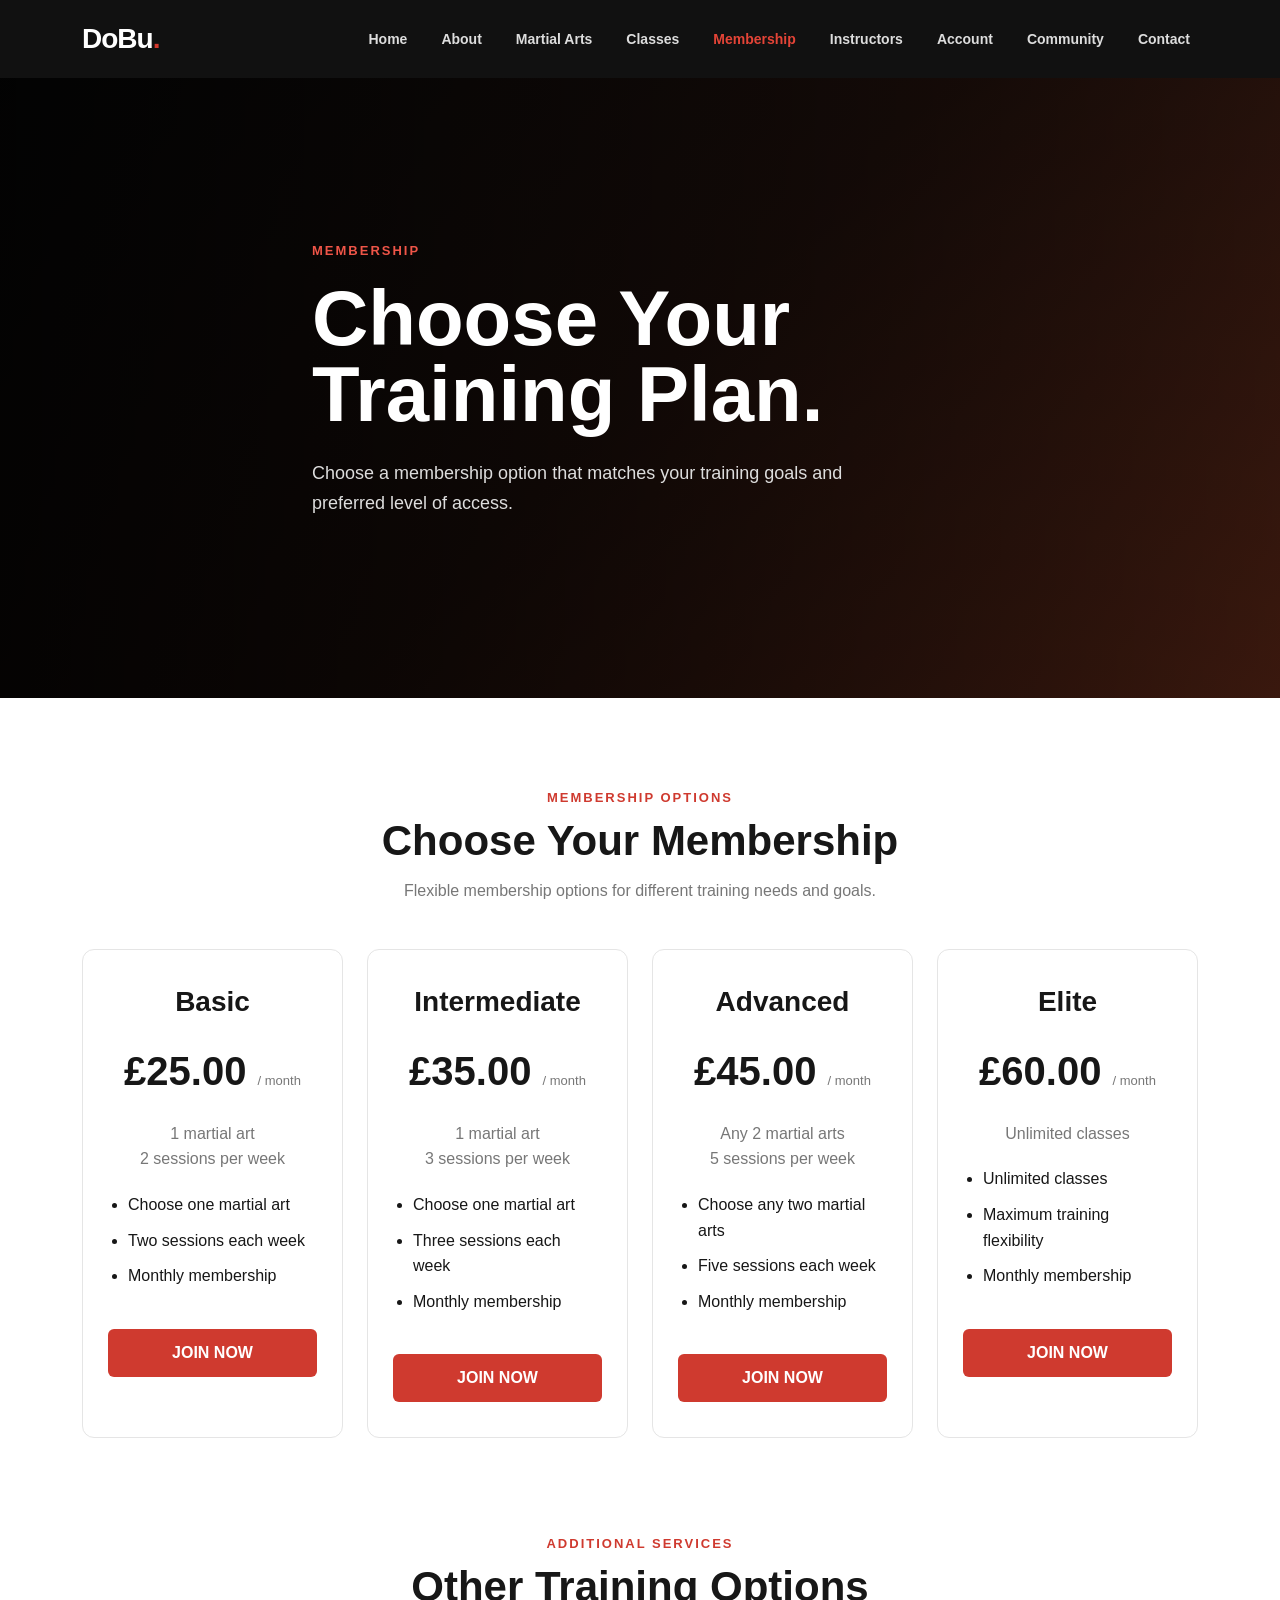
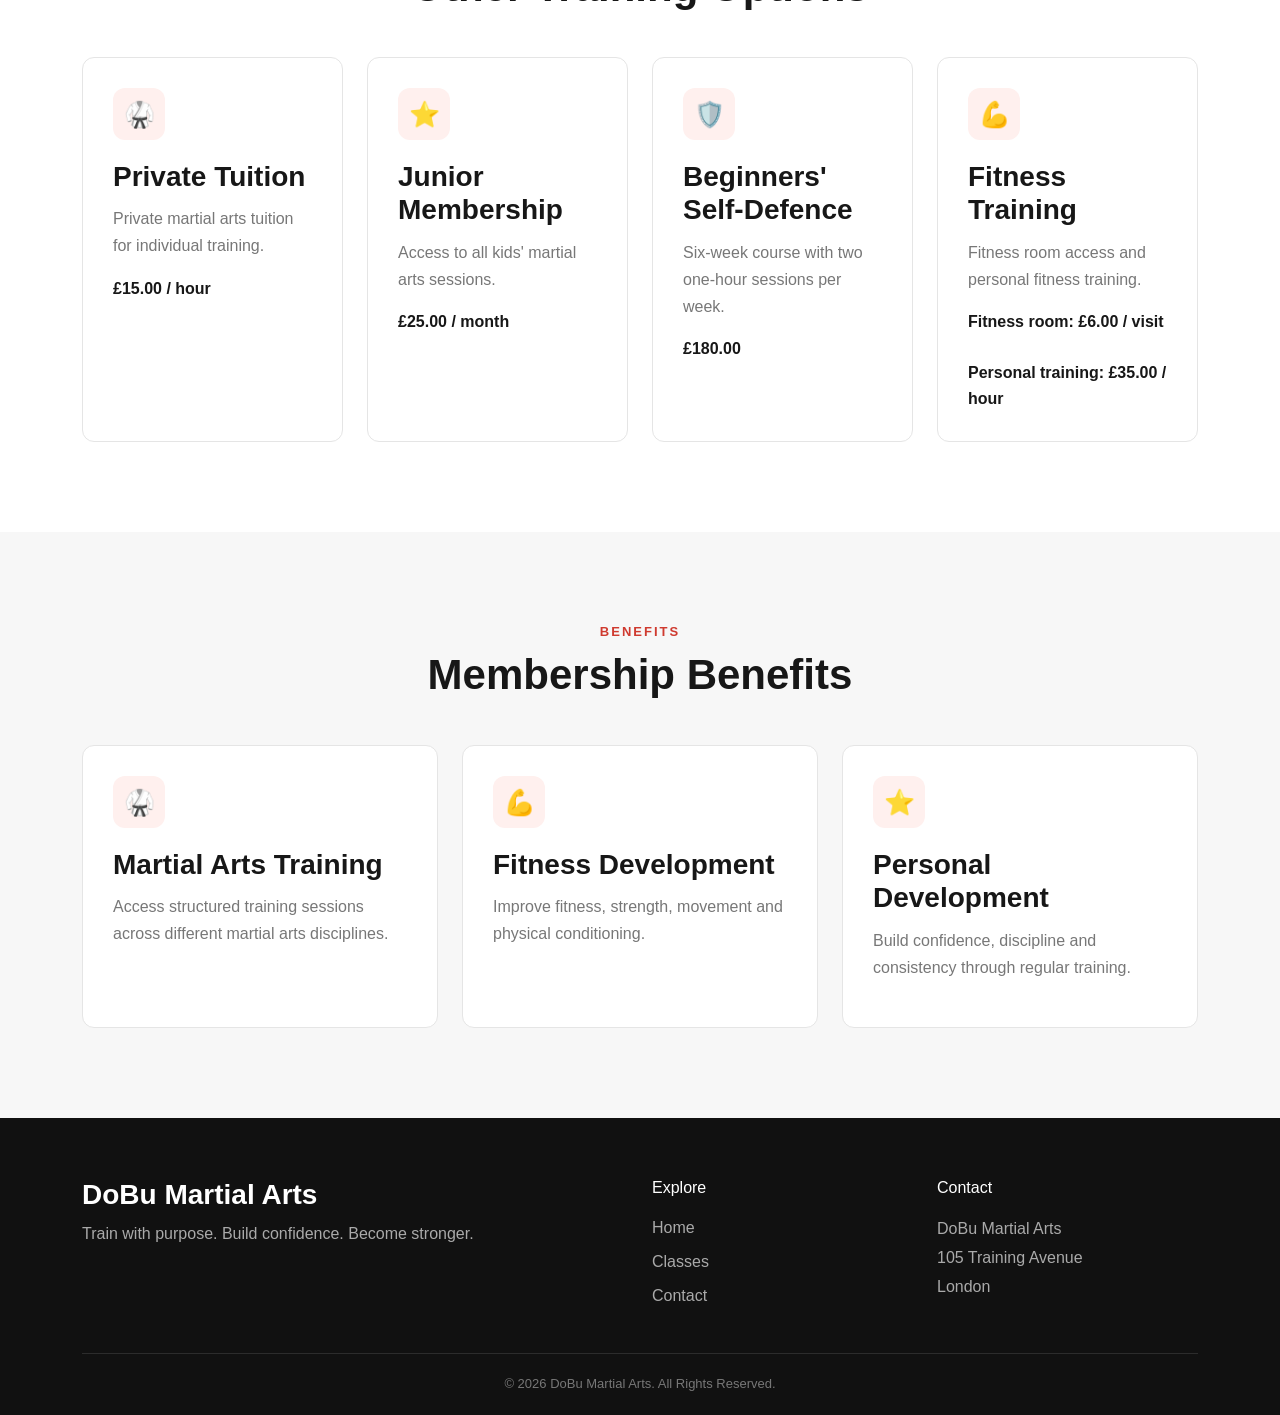
<file: membership.html>
<!DOCTYPE html>
<html>
<head>
    <meta charset="utf-8">
    <meta name="viewport" content="width=device-width, initial-scale=1">

    <title>Membership - DoBu Martial Arts</title>

    <!-- Bootstrap CSS -->
    <link
        href="https://cdn.jsdelivr.net/npm/bootstrap@5.3.3/dist/css/bootstrap.min.css"
        rel="stylesheet"
    >

    <!-- Custom CSS -->
    <link rel="stylesheet" href="style.css">

</head>


<body>


<!-- =================================
     NAVIGATION
================================= -->

<nav class="navbar navbar-expand-lg navbar-dark dobu-navbar">

    <div class="container">

        <a
            class="navbar-brand dobu-logo"
            href="home.html"
        >
            DoBu<span>.</span>
        </a>


        <button
            class="navbar-toggler"
            type="button"
            data-bs-toggle="collapse"
            data-bs-target="#mainNavigation"
        >

            <span class="navbar-toggler-icon"></span>

        </button>


        <div
    class="collapse navbar-collapse"
    id="mainNavigation"
>

    <ul class="navbar-nav ms-auto">

        <li class="nav-item">
            <a class="nav-link" href="home.html">
                Home
            </a>
        </li>

        <li class="nav-item">
            <a class="nav-link" href="about.html">
                About
            </a>
        </li>

        <li class="nav-item">
            <a class="nav-link" href="martial-arts.html">
                Martial Arts
            </a>
        </li>

        <li class="nav-item">
            <a class="nav-link" href="classes.html">
                Classes
            </a>
        </li>

        <li class="nav-item">
            <a
                class="nav-link active"
                href="membership.html"
                aria-current="page"
            >
                Membership
            </a>
        </li>

        <li class="nav-item">
            <a class="nav-link" href="instructors.html">
                Instructors
            </a>
        </li>

        <li class="nav-item">
            <a class="nav-link" href="account.html">
                Account
            </a>
        </li>

        <li class="nav-item">
            <a class="nav-link" href="forum.html">
                Community
            </a>
        </li>

        <li class="nav-item">
            <a class="nav-link" href="contact.html">
                Contact
            </a>
        </li>

    </ul>

</div>

</div>

</nav>



<!-- =================================
     PAGE HEADER
================================= -->

<section class="hero-section">

    <div class="container hero-content">

        <p class="hero-small-title">
            MEMBERSHIP
        </p>


        <h1>

            Choose Your<br>
            Training Plan.

        </h1>


        <p class="hero-description">

            Choose a membership option that
            matches your training goals and
            preferred level of access.

        </p>

    </div>

</section>



<!-- =================================
     MEMBERSHIP PLANS
================================= -->

<!-- =================================
     MEMBERSHIP PLANS
================================= -->

<section class="martial-section">

    <div class="container">


        <div class="section-heading">

            <p class="section-small-title">
                MEMBERSHIP OPTIONS
            </p>


            <h2>
                Choose Your Membership
            </h2>


            <p>
                Flexible membership options for
                different training needs and goals.
            </p>

        </div>



        <!-- =============================
             MAIN MEMBERSHIP PLANS
        ============================== -->

        <div class="row g-4">


            <!-- BASIC -->

            <div class="col-lg-3 col-md-6">

                <div class="membership-card">


                    <h3>
                        Basic
                    </h3>


                    <div class="membership-price">

                        £25.00

                        <span>
                            / month
                        </span>

                    </div>


                    <p>

                        1 martial art<br>
                        2 sessions per week

                    </p>


                    <ul class="text-start">

                        <li>
                            Choose one martial art
                        </li>

                        <li>
                            Two sessions each week
                        </li>

                        <li>
                            Monthly membership
                        </li>

                    </ul>


                    <button
                        class="btn btn-danger membership-button"
                        data-bs-toggle="modal"
                        data-bs-target="#registerModal"
                    >

                        JOIN NOW

                    </button>


                </div>

            </div>



            <!-- INTERMEDIATE -->

            <div class="col-lg-3 col-md-6">

                <div class="membership-card">


                    <h3>
                        Intermediate
                    </h3>


                    <div class="membership-price">

                        £35.00

                        <span>
                            / month
                        </span>

                    </div>


                    <p>

                        1 martial art<br>
                        3 sessions per week

                    </p>


                    <ul class="text-start">

                        <li>
                            Choose one martial art
                        </li>

                        <li>
                            Three sessions each week
                        </li>

                        <li>
                            Monthly membership
                        </li>

                    </ul>


                    <button
                        class="btn btn-danger membership-button"
                        data-bs-toggle="modal"
                        data-bs-target="#registerModal"
                    >

                        JOIN NOW

                    </button>


                </div>

            </div>



            <!-- ADVANCED -->

            <div class="col-lg-3 col-md-6">

                <div class="membership-card">


                    <h3>
                        Advanced
                    </h3>


                    <div class="membership-price">

                        £45.00

                        <span>
                            / month
                        </span>

                    </div>


                    <p>

                        Any 2 martial arts<br>
                        5 sessions per week

                    </p>


                    <ul class="text-start">

                        <li>
                            Choose any two martial arts
                        </li>

                        <li>
                            Five sessions each week
                        </li>

                        <li>
                            Monthly membership
                        </li>

                    </ul>


                    <button
                        class="btn btn-danger membership-button"
                        data-bs-toggle="modal"
                        data-bs-target="#registerModal"
                    >

                        JOIN NOW

                    </button>


                </div>

            </div>



            <!-- ELITE -->

            <div class="col-lg-3 col-md-6">

                <div class="membership-card">


                    <h3>
                        Elite
                    </h3>


                    <div class="membership-price">

                        £60.00

                        <span>
                            / month
                        </span>

                    </div>


                    <p>

                        Unlimited classes

                    </p>


                    <ul class="text-start">

                        <li>
                            Unlimited classes
                        </li>

                        <li>
                            Maximum training flexibility
                        </li>

                        <li>
                            Monthly membership
                        </li>

                    </ul>


                    <button
                        class="btn btn-danger membership-button"
                        data-bs-toggle="modal"
                        data-bs-target="#registerModal"
                    >

                        JOIN NOW

                    </button>


                </div>

            </div>


        </div>



        <!-- =============================
             ADDITIONAL SERVICES
        ============================== -->

        <div class="section-heading mt-5 pt-5">


            <p class="section-small-title">
                ADDITIONAL SERVICES
            </p>


            <h2>
                Other Training Options
            </h2>


        </div>



        <div class="row g-4">


            <!-- PRIVATE TUITION -->

            <div class="col-lg-3 col-md-6">

                <div class="martial-card">


                    <div class="martial-icon">
                        🥋
                    </div>


                    <h3>
                        Private Tuition
                    </h3>


                    <p>

                        Private martial arts tuition
                        for individual training.

                    </p>


                    <strong>
                        £15.00 / hour
                    </strong>


                </div>

            </div>



            <!-- JUNIOR MEMBERSHIP -->

            <div class="col-lg-3 col-md-6">

                <div class="martial-card">


                    <div class="martial-icon">
                        ⭐
                    </div>


                    <h3>
                        Junior Membership
                    </h3>


                    <p>

                        Access to all kids'
                        martial arts sessions.

                    </p>


                    <strong>
                        £25.00 / month
                    </strong>


                </div>

            </div>



            <!-- SELF DEFENCE -->

            <div class="col-lg-3 col-md-6">

                <div class="martial-card">


                    <div class="martial-icon">
                        🛡️
                    </div>


                    <h3>
                        Beginners' Self-Defence
                    </h3>


                    <p>

                        Six-week course with
                        two one-hour sessions
                        per week.

                    </p>


                    <strong>
                        £180.00
                    </strong>
                    </div>

            </div>



            <!-- FITNESS ROOM -->

            <div class="col-lg-3 col-md-6">

                <div class="martial-card">


                    <div class="martial-icon">
                        💪
                    </div>


                    <h3>
                        Fitness Training
                    </h3>


                    <p>

                        Fitness room access and
                        personal fitness training.

                    </p>


                    <strong>
                        Fitness room: £6.00 / visit
                        <br><br>
                        Personal training: £35.00 / hour
                    </strong>


                </div>

            </div>


        </div>

    </div>

</section>



<!-- =================================
     MEMBERSHIP BENEFITS
================================= -->

<section class="membership-section">

    <div class="container">


        <div class="section-heading">

            <p class="section-small-title">
                BENEFITS
            </p>


            <h2>
                Membership Benefits
            </h2>

        </div>



        <div class="row g-4">


            <div class="col-md-4">

                <div class="martial-card">

                    <div class="martial-icon">
                        🥋
                    </div>

                    <h3>
                        Martial Arts Training
                    </h3>

                    <p>

                        Access structured training
                        sessions across different
                        martial arts disciplines.

                    </p>

                </div>

            </div>



            <div class="col-md-4">

                <div class="martial-card">

                    <div class="martial-icon">
                        💪
                    </div>

                    <h3>
                        Fitness Development
                    </h3>

                    <p>

                        Improve fitness, strength,
                        movement and physical
                        conditioning.

                    </p>

                </div>

            </div>



            <div class="col-md-4">

                <div class="martial-card">

                    <div class="martial-icon">
                        ⭐
                    </div>

                    <h3>
                        Personal Development
                    </h3>

                    <p>

                        Build confidence, discipline
                        and consistency through
                        regular training.

                    </p>

                </div>

            </div>

        </div>

    </div>

</section>



<!-- =================================
     CREATE ACCOUNT MODAL
================================= -->

<div
    class="modal fade"
    id="registerModal"
    tabindex="-1"
>

    <div class="modal-dialog modal-dialog-centered">

        <div class="modal-content account-modal">


            <button
                type="button"
                class="modal-close"
                data-bs-dismiss="modal"
            >
                ×
            </button>


            <div class="modal-body">


                <div class="account-title">

                    <span class="account-icon">
                        👤+
                    </span>


                    <h2>
                        Create Account
                    </h2>

                </div>


                <p class="account-subtitle">

                    Join the DoBu community today.
                    It's free!

                </p>



                <form id="registerForm">


                    <div class="form-group">

                        <label for="fullName">
                            Full Name
                        </label>


                        <input
                            type="text"
                            id="fullName"
                            class="form-control"
                            placeholder="Your full name"
                            required
                        >

                    </div>



                    <div class="form-group">

                        <label for="email">
                            Email Address
                        </label>


                        <input
                            type="email"
                            id="email"
                            class="form-control"
                            placeholder="you@example.com"
                            required
                        >

                    </div>



                    <div class="form-group">

                        <label for="password">
                            Password
                        </label>


                        <input
                            type="password"
                            id="password"
                            class="form-control"
                            placeholder="Enter password"
                            minlength="6"
                            required
                        >

                    </div>



                    <div class="form-group">

                        <label for="confirmPassword">
                            Confirm Password
                        </label>


                        <input
                            type="password"
                            id="confirmPassword"
                            class="form-control"
                            placeholder="Confirm password"
                            minlength="6"
                            required
                        >

                    </div>



                    <div
                        id="passwordError"
                        class="password-error"
                    >
                    </div>



                    <button
                        type="submit"
                        class="register-button"
                    >

                        REGISTER

                    </button>


                </form>



                <p class="login-text">

                    Already have an account?

                    <a href="account.html">
                        Login here
                    </a>

                </p>


            </div>

        </div>

    </div>

</div>



<!-- =================================
     FOOTER
================================= -->

<footer class="footer">

    <div class="container">

        <div class="row">


            <div class="col-md-6">

                <h3>
                    DoBu Martial Arts
                </h3>

                <p>
                    Train with purpose.
                    Build confidence.
                    Become stronger.
                </p>

            </div>


            <div class="col-md-3">

                <h4>
                    Explore
                </h4>

                <a href="home.html">
                    Home
                </a>

                <a href="classes.html">
                    Classes
                </a>

                <a href="contact.html">
                    Contact
                </a>

            </div>


            <div class="col-md-3">

                <h4>
                    Contact
                </h4>

                <p>

                    DoBu Martial Arts<br>
                    105 Training Avenue<br>
                    London

                </p>

            </div>

        </div>


        <div class="footer-bottom">

            © 2026 DoBu Martial Arts.
            All Rights Reserved.

        </div>

    </div>

</footer>



<!-- Bootstrap JS -->

<script
    src="https://cdn.jsdelivr.net/npm/bootstrap@5.3.3/dist/js/bootstrap.bundle.min.js">
</script>

<!-- Custom JS -->

<script src="script.js"></script>


</body>

</html>
</file>
<file: style.css>
/* =========================================
   DOBU MARTIAL ARTS
   CUSTOM WEBSITE CSS
   Shared Stylesheet
========================================= */


/* =========================================
   GENERAL
========================================= */

* {
    box-sizing: border-box;
}


html {
    scroll-behavior: smooth;
}


body {

    margin: 0;

    font-family:
        Arial,
        Helvetica,
        sans-serif;

    color: #171717;

    background: #ffffff;

    line-height: 1.6;

}


img {

    max-width: 100%;

    height: auto;

}


a {

    transition: 0.2s ease;

}



/* =========================================
   NAVIGATION
========================================= */

.dobu-navbar {

    min-height: 78px;

    background: #111111;

    padding: 0;

}


.dobu-navbar .container {

    min-height: 78px;

}


.dobu-logo {

    font-size: 28px;

    font-weight: 900;

    letter-spacing: -1px;

}


.dobu-logo span {

    color: #d4382d;

}


.navbar-nav {

    gap: 18px;

}


.nav-link {

    color: #dddddd !important;

    font-size: 14px;

    font-weight: 600;

    padding-top: 10px !important;

    padding-bottom: 10px !important;

}


.nav-link:hover {

    color: #e44437 !important;

}


.nav-link.active {

    color: #e44437 !important;

}


/* Bootstrap mobile menu button */

.navbar-toggler {

    border-color: rgba(255,255,255,0.35);

}


.navbar-toggler:focus {

    box-shadow:
        0 0 0 3px rgba(207,58,47,0.25);

}


/* Make Bootstrap toggler icon visible on dark navbar */

.navbar-dark .navbar-toggler-icon {

    filter: brightness(0) invert(1);

}



/* =========================================
   HERO
========================================= */

.hero-section {

    position: relative;

    min-height: 620px;

    display: flex;

    align-items: center;

    color: white;

    background:

        linear-gradient(
            90deg,
            rgba(0,0,0,0.86),
            rgba(0,0,0,0.40)
        ),

        linear-gradient(
            135deg,
            #111111,
            #29150f,
            #602817
        );

}


.hero-overlay {

    position: absolute;

    inset: 0;

    background:

        radial-gradient(
            circle at 70% 50%,
            rgba(190,65,40,0.35),
            transparent 45%
        );

}


.hero-content {

    position: relative;

    z-index: 2;

    max-width: 680px;

}


.hero-small-title {

    color: #ef5548;

    font-weight: 800;

    letter-spacing: 2px;

    font-size: 13px;

    margin-bottom: 18px;

}


.hero-content h1 {

    font-size: clamp(48px, 7vw, 78px);

    line-height: 0.98;

    font-weight: 900;

    margin-bottom: 25px;

}


.hero-description {

    max-width: 560px;

    color: #dddddd;

    font-size: 18px;

    line-height: 1.7;

}


.hero-buttons {

    display: flex;

    gap: 12px;

    margin-top: 30px;

    flex-wrap: wrap;

}


.main-button {

    background: #ce3b30;

    border: none;

    padding: 14px 25px;

    font-weight: 800;

}


.main-button:hover {

    background: #a92e25;

}


.account-button {

    color: white;

    border: 1px solid rgba(255,255,255,0.5);

    padding: 14px 25px;

    font-weight: 700;

}


.account-button:hover {

    background: white;

    color: #111111;

}



/* =========================================
   GENERAL SECTIONS
========================================= */

.martial-section {

    padding: 90px 0;

    background: #ffffff;

}


.membership-section {

    padding: 90px 0;

    background: #f7f7f7;

}


.section-heading {

    text-align: center;

    max-width: 650px;

    margin: 0 auto 45px;

}


.section-small-title {

    color: #cf3a2f;

    font-size: 13px;

    font-weight: 900;

    letter-spacing: 2px;

    margin-bottom: 8px;

}


.section-heading h2 {

    font-size: 42px;

    font-weight: 900;

    margin-bottom: 12px;

    line-height: 1.15;

}


.section-heading > p:last-child {

    color: #777777;

    line-height: 1.7;

}



/* =========================================
   MARTIAL ARTS CARDS
========================================= */
.martial-card {

    height: 100%;

    padding: 30px;

    border: 1px solid #e5e5e5;

    border-radius: 12px;

    background: #ffffff;

    transition:
        transform 0.25s ease,
        box-shadow 0.25s ease;

}


.martial-card:hover {

    transform: translateY(-6px);

    box-shadow:
        0 15px 40px rgba(0,0,0,0.08);

}


.martial-card h3 {

    font-weight: 800;

    margin-bottom: 12px;

}


.martial-card p {

    color: #777777;

    line-height: 1.7;

}


.martial-card strong {

    display: block;

    margin-top: 15px;

    font-size: 16px;

}



/* =========================================
   MARTIAL ARTS ICON
========================================= */

.martial-icon {

    width: 52px;

    height: 52px;

    display: flex;

    align-items: center;

    justify-content: center;

    border-radius: 12px;

    background: #fff0ee;

    font-size: 25px;

    margin-bottom: 20px;

}



/* =========================================
   MEMBERSHIP CARDS
========================================= */

.membership-card {

    height: 100%;

    padding: 35px 25px;

    background: #ffffff;

    border: 1px solid #e5e5e5;

    border-radius: 12px;

    text-align: center;

    transition:
        transform 0.25s ease,
        box-shadow 0.25s ease;

}


.membership-card:hover {

    transform: translateY(-6px);

    box-shadow:
        0 15px 40px rgba(0,0,0,0.08);

}


.membership-card h3 {

    margin-bottom: 20px;

    font-weight: 800;

}


.membership-card p {

    color: #777777;

    line-height: 1.6;

}


.membership-card ul {

    margin-top: 20px;

    margin-bottom: 25px;

    padding-left: 20px;

    text-align: left;

}


.membership-card li {

    margin-bottom: 10px;

}


.membership-price {

    font-size: 40px;

    font-weight: 900;

    margin: 18px 0;

}


.membership-price span {

    font-size: 13px;

    color: #777777;

    font-weight: normal;

}


.membership-button {

    width: 100%;

    margin-top: 15px;

    padding: 12px;

    background: #cf3a2f;

    border: none;

    font-weight: 800;

}


.membership-button:hover {

    background: #ac2f27;

}



/* =========================================
   TIMETABLE
========================================= */

.table-responsive {

    overflow-x: auto;

    -webkit-overflow-scrolling: touch;

}


.timetable-table {

    min-width: 1000px;

    margin-top: 30px;

    background: #ffffff;

    border-collapse: collapse;

}


.timetable-table th,
.timetable-table td {

    min-width: 130px;

    padding: 16px 14px;

    text-align: center;

    vertical-align: middle;

    border: 1px solid #dddddd;

}


.timetable-table thead th {

    background: #111111;

    color: #ffffff;

    font-weight: 700;

}


.timetable-table tbody th {

    background: #f5f5f5;

    font-weight: 700;

}


.timetable-table tbody td {

    background: #ffffff;

    font-size: 14px;

    line-height: 1.6;

}


.timetable-table tbody td:empty {

    background: #f7f7f7;

}


.timetable-table tbody tr:hover td {

    background: #f8f8f8;

}


.timetable-table tbody tr:hover th {

    background: #eeeeee;

}



/* =========================================
   ACCOUNT PAGE
========================================= */

.account-card {

    height: 100%;

    padding: 35px;

    background: #ffffff;

    border: 1px solid #e5e5e5;

    border-radius: 10px;

    box-shadow:
        0 8px 25px rgba(0,0,0,0.06);

}


.account-card h3 {

    margin-bottom: 10px;

    font-weight: 700;

}


.account-card p {

    margin-bottom: 25px;

}


.account-message {

    min-height: 24px;

    font-weight: 600;

}


.member-dashboard {

    padding: 40px;

    background: #f5f5f5;

    border-radius: 10px;

}


.dashboard-header {

    margin-bottom: 25px;

}


.dashboard-card {

    height: 100%;

    padding: 25px;

    background: #ffffff;

    border-radius: 8px;

    border: 1px solid #e5e5e5;

}


.dashboard-card h4 {

    margin-bottom: 15px;

    font-weight: 700;

}


.dashboard-card strong {

    font-size: 18px;

}


.dashboard-actions {

    display: flex;
    gap: 12px;

    flex-wrap: wrap;

}



/* =========================================
   FORM ELEMENTS
========================================= */

.form-group {

    margin-bottom: 18px;

}


.form-group label {

    display: block;

    font-weight: 700;

    font-size: 14px;

    margin-bottom: 7px;

}


.form-control {

    min-height: 48px;

    background: #f8f8fa;

    border: 1px solid #dedede;

    border-radius: 9px;

}


.form-control:focus {

    border-color: #cf3a2f;

    box-shadow:
        0 0 0 3px rgba(207,58,47,0.12);

}


textarea.form-control {

    min-height: 130px;

    resize: vertical;

}



/* =========================================
   ACCOUNT MODAL
========================================= */

.account-modal {

    position: relative;

    border: none;

    border-radius: 18px;

    overflow: hidden;

    box-shadow:
        0 25px 70px rgba(0,0,0,0.35);

}


.modal-body {

    padding: 35px 36px 30px;

}


.modal-close {

    position: absolute;

    top: 13px;

    right: 17px;

    border: none;

    background: transparent;

    color: #777777;

    font-size: 29px;

    cursor: pointer;

    z-index: 5;

}


.modal-close:hover {

    color: #111111;

}


.account-title {

    display: flex;

    align-items: center;

    gap: 10px;

}


.account-title h2 {

    font-size: 28px;

    font-weight: 900;

    margin: 0;

}


.account-icon {

    color: #cc3b30;

    font-size: 25px;

}


.account-subtitle {

    color: #777777;

    font-size: 14px;

    margin-top: 12px;

    margin-bottom: 25px;

}


.register-button {

    width: 100%;

    height: 49px;

    border: none;

    border-radius: 25px;

    background: #cf3a2f;

    color: white;

    font-weight: 900;

    letter-spacing: 0.5px;

    margin-top: 4px;

}


.register-button:hover {

    background: #ac2f27;

}


.login-text {

    text-align: center;

    color: #888888;

    font-size: 14px;

    margin-top: 18px;

    margin-bottom: 0;

}


.login-text a {

    color: #cf3a2f;

    font-weight: 800;

    text-decoration: none;

}


.password-error {

    color: #c0392b;

    font-size: 13px;

    margin-bottom: 10px;

}



/* =========================================
   COMMUNITY FORUM
========================================= */

.forum-card {

    padding: 35px;

    background: #ffffff;

    border: 1px solid #e5e5e5;

    border-radius: 10px;

    box-shadow:
        0 8px 25px rgba(0,0,0,0.06);

}


.forum-card h3 {

    font-weight: 700;

    margin-bottom: 10px;

}


.forum-post {

    padding: 25px;

    margin-bottom: 20px;

    background: #ffffff;

    border: 1px solid #e5e5e5;

    border-radius: 10px;

    transition:
        transform 0.3s ease,
        box-shadow 0.3s ease;

}


.forum-post:hover {

    transform: translateY(-4px);

    box-shadow:
        0 8px 20px rgba(0,0,0,0.08);

}


.forum-post h4 {

    font-weight: 700;

    margin-bottom: 5px;

}


.forum-post p {

    margin-top: 15px;

    margin-bottom: 15px;

}


.forum-post-header {

    display: flex;

    justify-content: space-between;

    align-items: center;

    gap: 15px;

}


.forum-tag {

    display: inline-block;

    padding: 5px 12px;

    background: #eeeeee;

    border-radius: 20px;

    font-size: 13px;

    font-weight: 600;

}



/* =========================================
   INSTRUCTOR PAGE
========================================= */

.instructor-card {

    height: 100%;

    padding: 30px;

    background: #ffffff;

    border: 1px solid #e5e5e5;

    border-radius: 12px;

    box-shadow:
        0 8px 25px rgba(0,0,0,0.06);

    transition:
        transform 0.3s ease,
        box-shadow 0.3s ease;

}


.instructor-card:hover {

    transform: translateY(-5px);

    box-shadow:
        0 12px 30px rgba(0,0,0,0.10);

}


.instructor-card h3 {

    margin-bottom: 8px;

    font-weight: 700;

}


.instructor-role {

    font-weight: 600;

    margin-bottom: 18px;

}


.instructor-card ul {

    padding-left: 20px;

    margin-bottom: 0;

}


.instructor-card li {

    margin-bottom: 8px;

}
.instructor-section-title {

    margin-top: 60px;

}



/* =========================================
   CONTACT PAGE
========================================= */

.contact-card {

    height: 100%;

    padding: 35px;

    background: #ffffff;

    border: 1px solid #e5e5e5;

    border-radius: 10px;

    box-shadow:
        0 8px 25px rgba(0,0,0,0.06);

}


.contact-card h3 {

    font-weight: 800;

    margin-bottom: 12px;

}


.contact-card h4 {

    font-size: 17px;

    font-weight: 700;

    margin-top: 20px;

    margin-bottom: 8px;

}


.contact-card p {

    color: #777777;

    line-height: 1.7;

}


.contact-info {

    margin-bottom: 22px;

}


.contact-info strong {

    color: #171717;

}


.contact-button {

    width: 100%;

    background: #cf3a2f;

    border: none;

    color: #ffffff;

    font-weight: 800;

    padding: 13px 20px;

}


.contact-button:hover {

    background: #ac2f27;

}



/* =========================================
   FOOTER
========================================= */

.footer {

    background: #111111;

    color: white;

    padding: 60px 0 20px;

}


.footer h3 {

    font-weight: 900;

}


.footer h4 {

    font-size: 16px;

    margin-bottom: 18px;

}


.footer p {

    color: #aaaaaa;

    line-height: 1.8;

}


.footer a {

    display: block;

    color: #aaaaaa;

    text-decoration: none;

    margin-bottom: 8px;

}


.footer a:hover {

    color: #e44437;

}


.footer-bottom {

    border-top: 1px solid #2c2c2c;

    margin-top: 35px;

    padding-top: 20px;

    color: #777777;

    text-align: center;

    font-size: 13px;

}


.footer-bottom p {

    margin-bottom: 0;

}



/* =========================================
   BUTTON CONSISTENCY
========================================= */

.btn {

    border-radius: 6px;

}


.btn:focus {

    box-shadow:
        0 0 0 3px rgba(207,58,47,0.15);

}


.btn-outline-dark:hover {

    background: #111111;

    border-color: #111111;

}



/* =========================================
   RESPONSIVE DESIGN
========================================= */

@media (max-width: 991px) {

    .navbar-nav {

        gap: 4px;

        padding-top: 12px;

        padding-bottom: 12px;

    }


    .nav-link {

        padding-left: 8px !important;

        padding-right: 8px !important;

    }

}


@media (max-width: 768px) {

    .dobu-navbar {

        min-height: 70px;

    }


    .dobu-navbar .container {

        min-height: 70px;

    }


    .hero-section {

        min-height: 560px;

    }


    .hero-content h1 {

        font-size: 50px;

    }


    .section-heading h2 {

        font-size: 34px;

    }


    .modal-body {

        padding: 30px 22px 25px;

    }


    .timetable-table {

        min-width: 950px;

    }


    .timetable-table th,
    .timetable-table td {

        padding: 12px 10px;

        font-size: 13px;

    }


    .account-card {

        padding: 25px;

    }


    .member-dashboard {

        padding: 25px;

    }


    .forum-card {

        padding: 25px;

    }


    .forum-post {

        padding: 20px;

    }


    .instructor-card {

        padding: 22px;

    }


    .instructor-section-title {

        margin-top: 40px;

    }


    .contact-card {

        padding: 25px;

    }

}


@media (max-width: 480px) {

    .hero-content h1 {

        font-size: 42px;

    }


    .hero-description {

        font-size: 16px;

    }


    .hero-buttons {

        width: 100%;

    }


    .hero-buttons .btn {

        width: 100%;

    }


    .section-heading h2 {

        font-size: 30px;

    }


    .martial-section,
    .membership-section {

        padding: 65px 0;

    }


    .footer {

        padding-top: 45px;

    }


    .forum-post-header {

        align-items: flex-start;

        flex-direction: column;

    }

}

/* =========================================
   RESPONSIVE DESIGN
   ========================================= */

/* Tablet */
@media (max-width: 991px) {

    .navbar-nav {
        text-align: center;
        padding-top: 15px;
    }

    .navbar-nav .nav-link {
        padding: 10px 0;
    }

    .hero {
        min-height: 650px;
    }

    .hero-content {
        text-align: center;
    }

    .hero-content h1 {
        font-size: 55px;
    }

    .hero-buttons {
        justify-content: center;
        flex-wrap: wrap;
    }

    .martial-grid,
    .membership-grid,
    .instructor-grid {
        grid-template-columns: repeat(2, 1fr);
    }

    .footer-grid {
        grid-template-columns: repeat(2, 1fr);
    }
}


/* Mobile */
@media (max-width: 767px) {

    .hero {
        min-height: 600px;
        padding: 100px 20px 60px;
    }

    .hero-content h1 {
        font-size: 42px;
        line-height: 1.1;
    }

    .hero-description {
        font-size: 16px;
        line-height: 1.6;
    }

    .hero-buttons {
        display: flex;
        flex-direction: column;
        gap: 12px;
        width: 100%;
    }

    .hero-buttons .btn {
        width: 100%;
    }

    .section-heading h2 {
        font-size: 32px;
    }

    .martial-grid,
    .membership-grid,
    .instructor-grid {
        grid-template-columns: 1fr;
    }

    .footer-grid {
        grid-template-columns: 1fr;
        text-align: center;
    }

    .footer-bottom {
        text-align: center;
    }

    .table-responsive {
        overflow-x: auto;
    }

    .account-card,
    .forum-card {
        padding: 20px;
    }
}


/* Small Mobile */
@media (max-width: 480px) {

    .hero-content h1 {
        font-size: 36px;
    }

    .hero-description {
        font-size: 15px;
    }

    .section-heading h2 {
        font-size: 28px;
    }

    .martial-section,
    .membership-section {
        padding: 55px 0;
    }

    .footer {
        padding-top: 40px;
    }

    .forum-post-header {
        align-items: flex-start;
        flex-direction: column;
    }
}
/* Instructor Images */
.instructor-image {
    width: 140px;
    height: 140px;
    object-fit: cover;
    border-radius: 50%;
    display: block;
    margin: 0 auto 20px;
}
</file>
